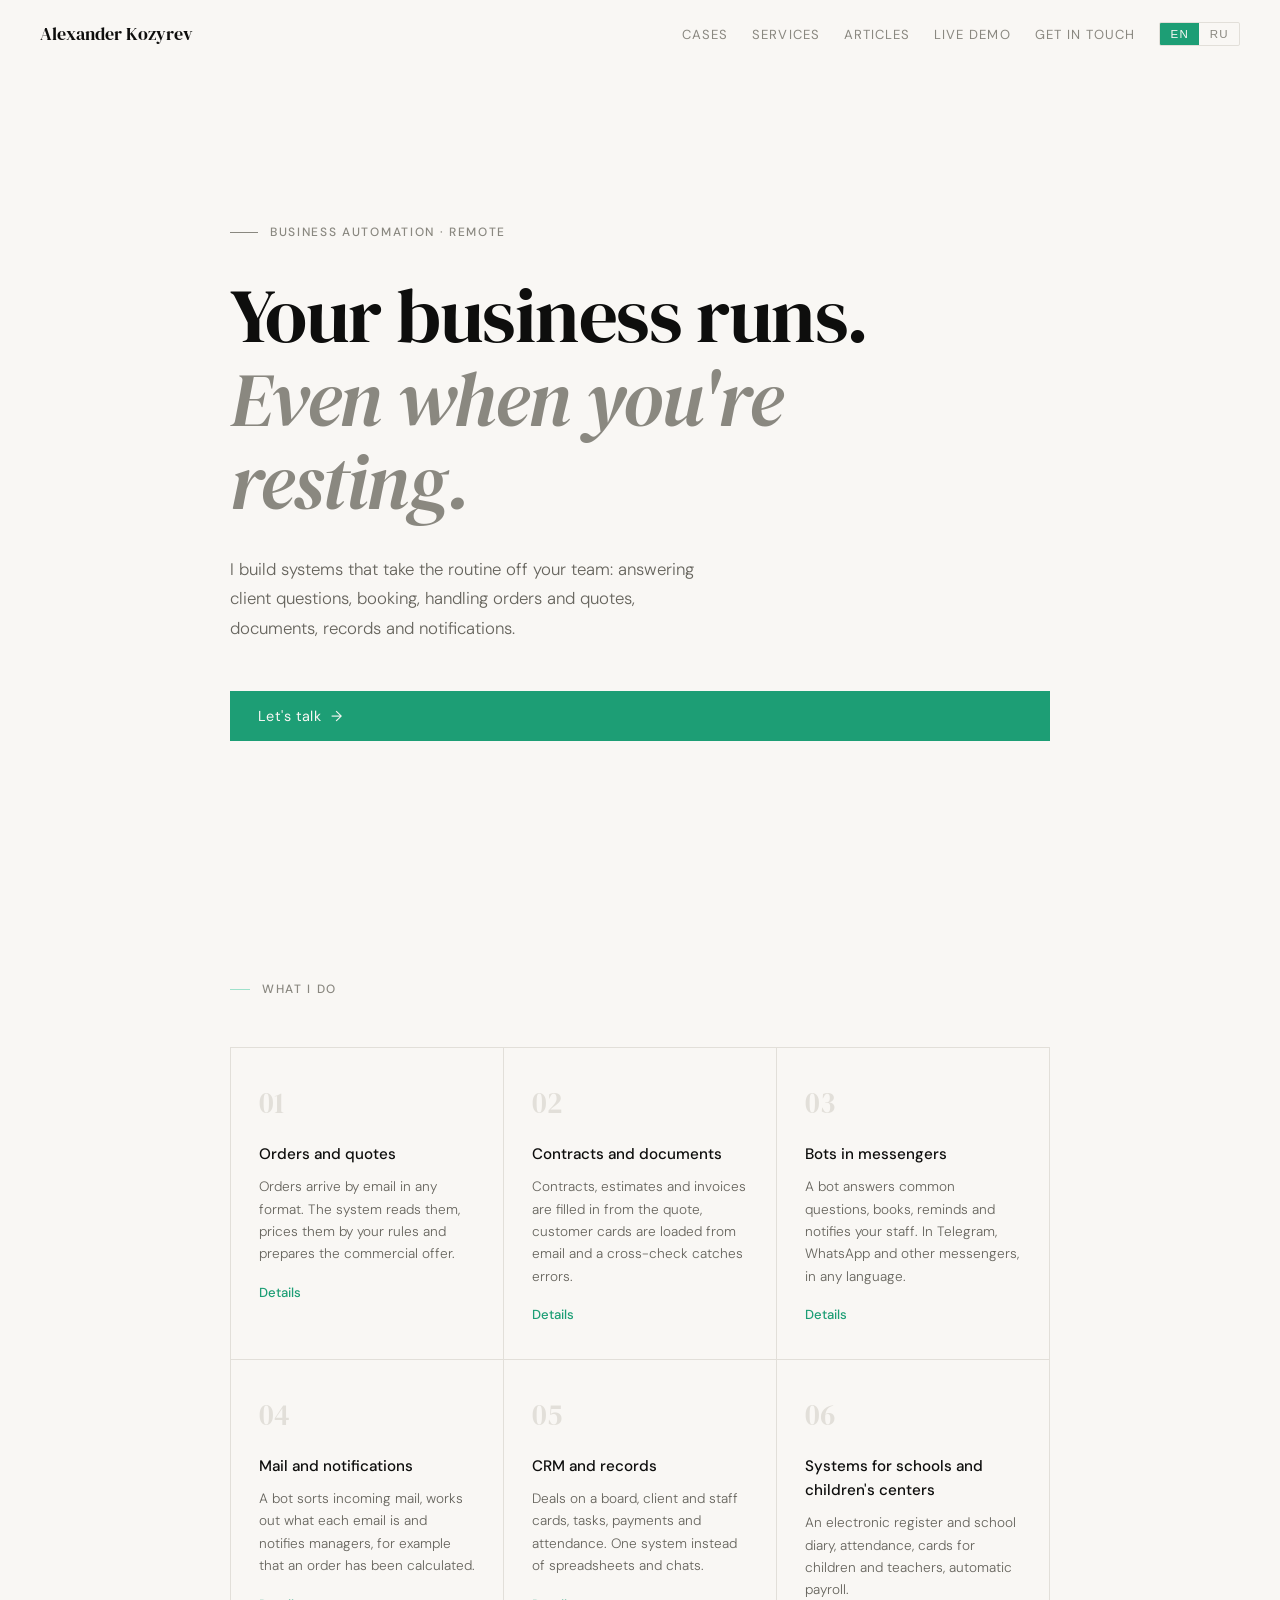
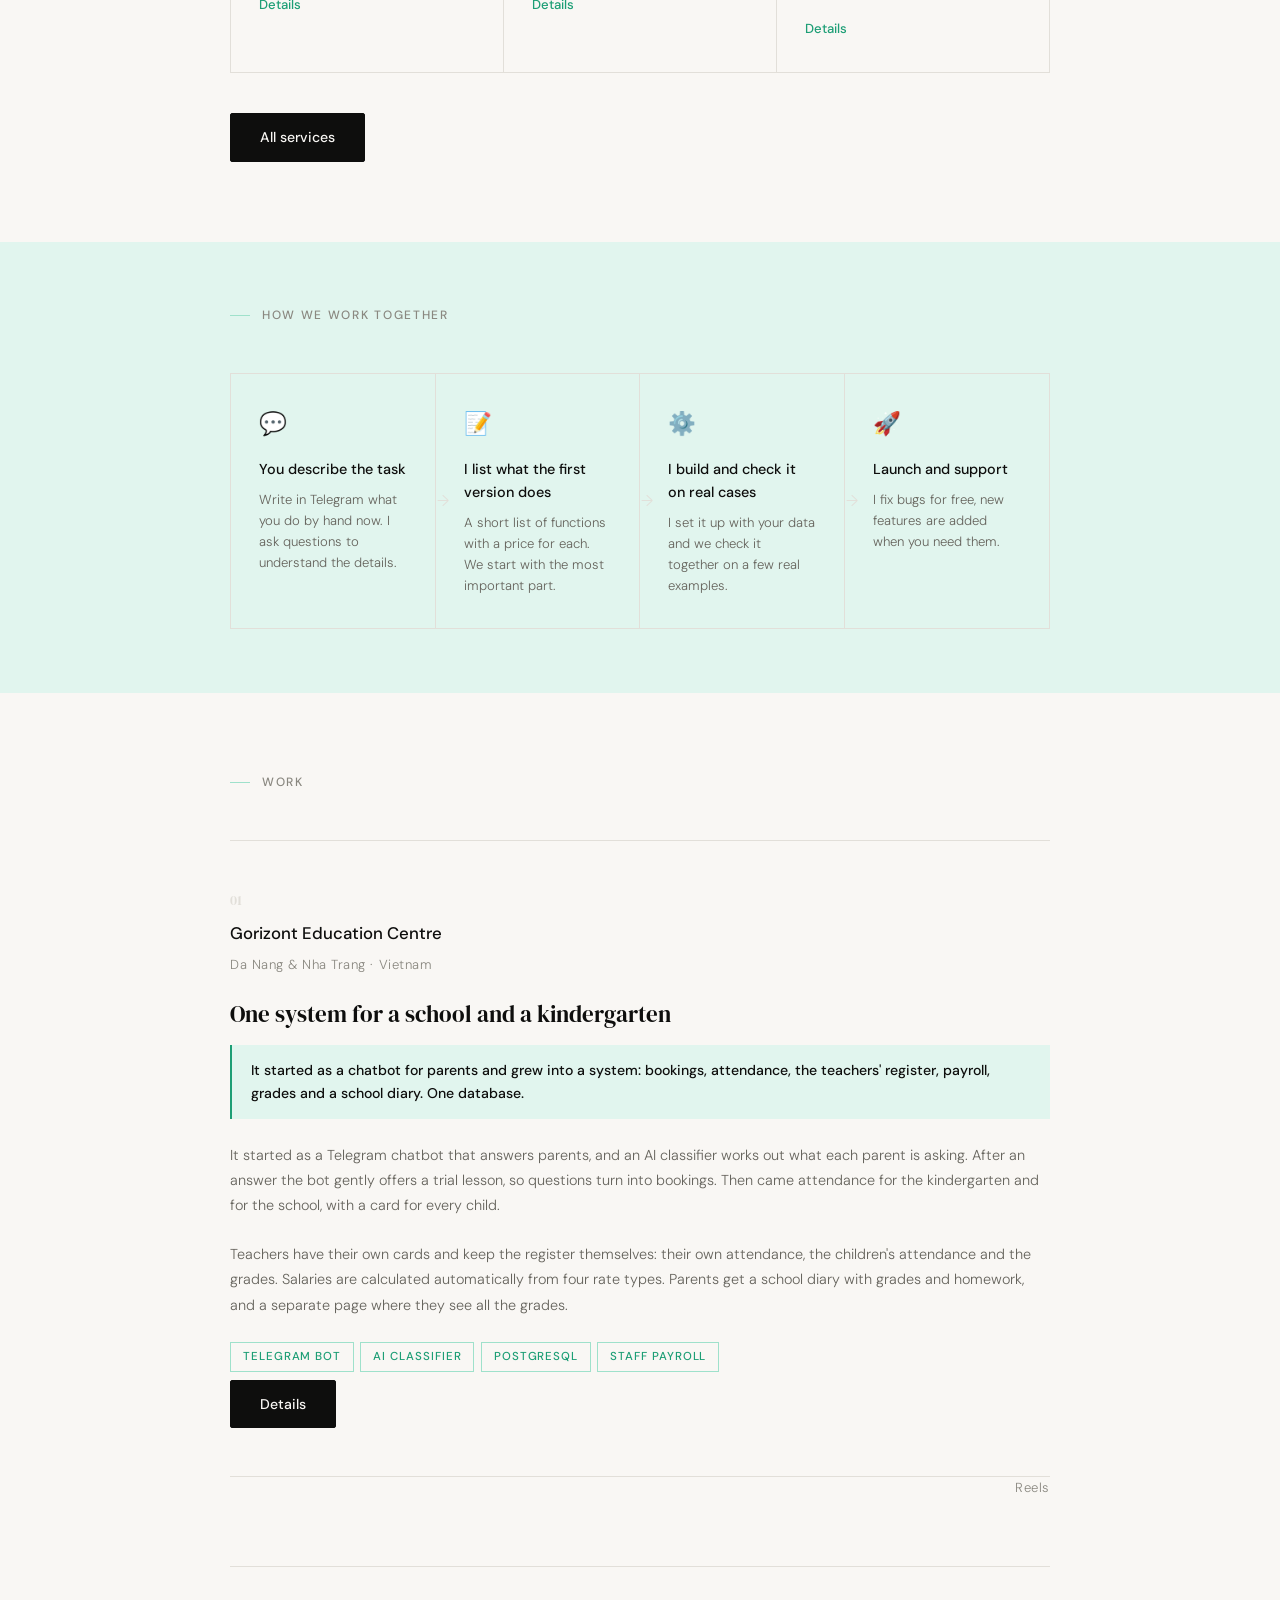
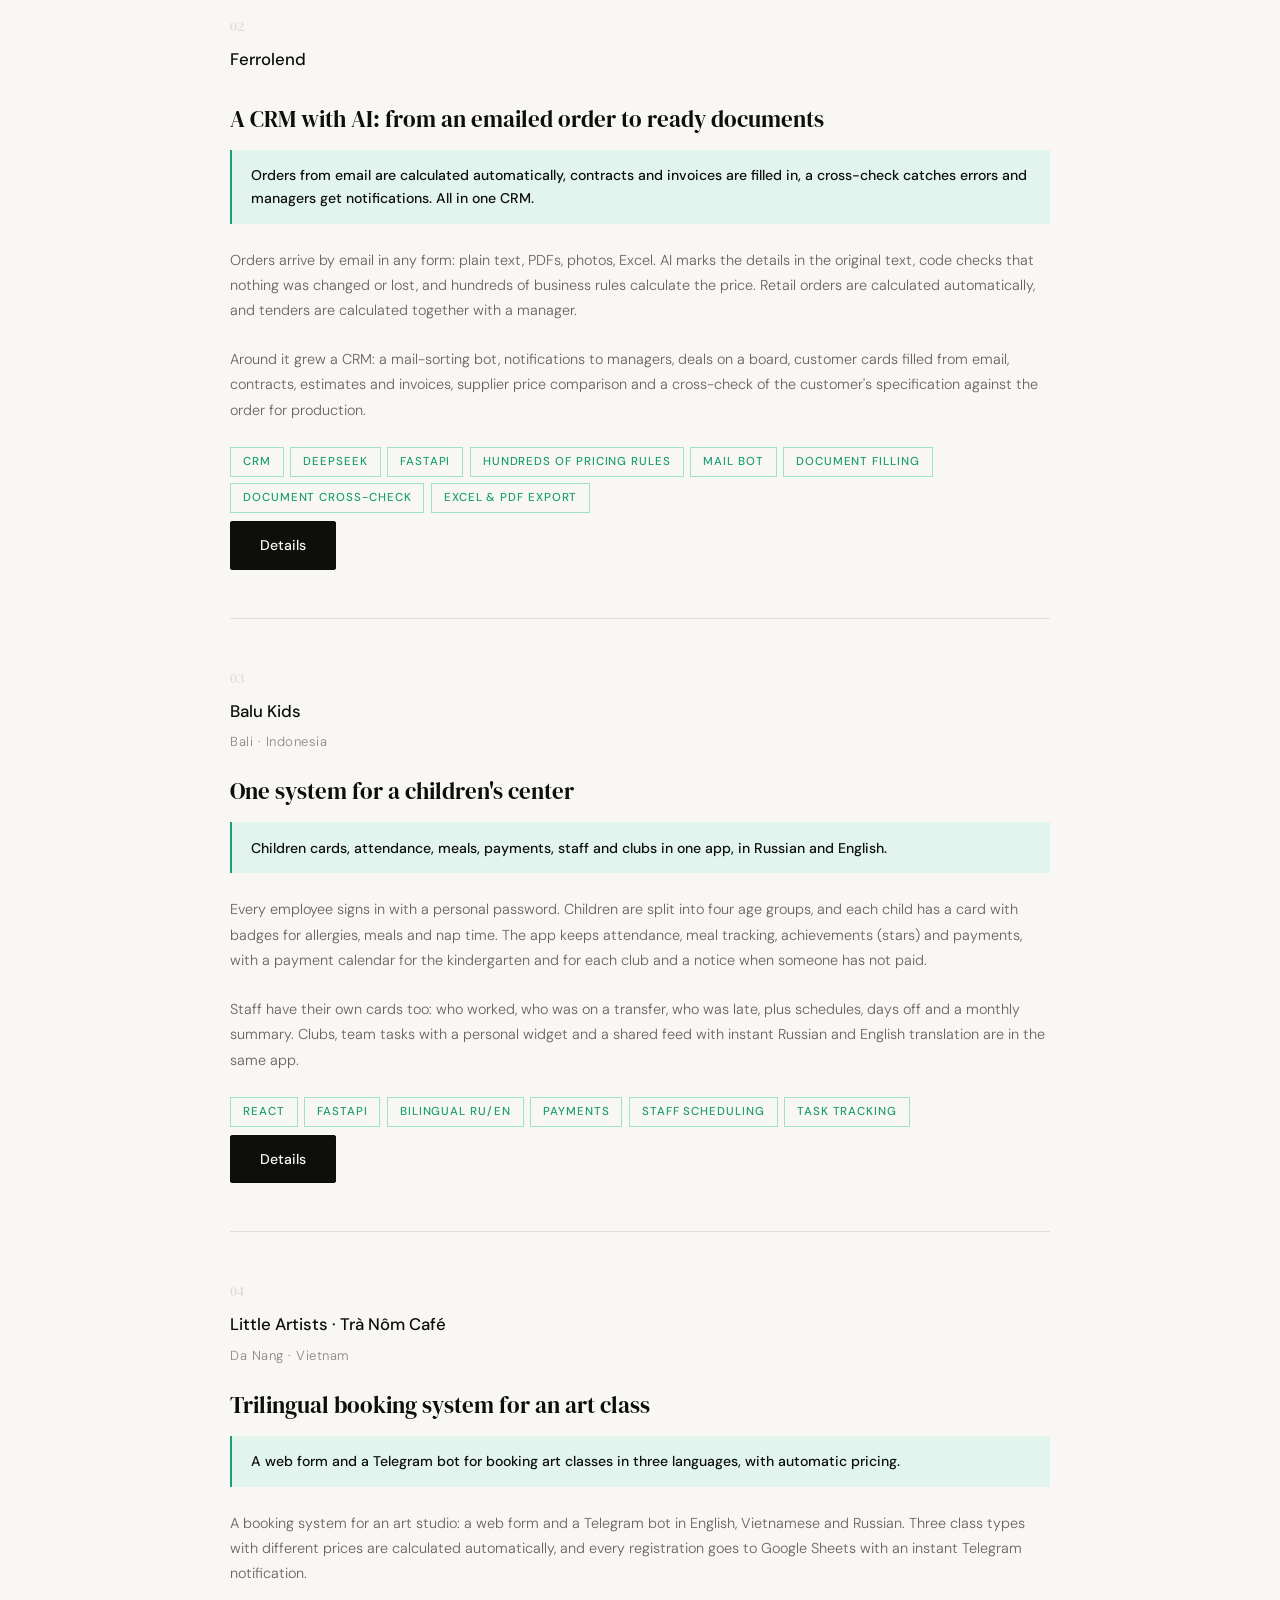
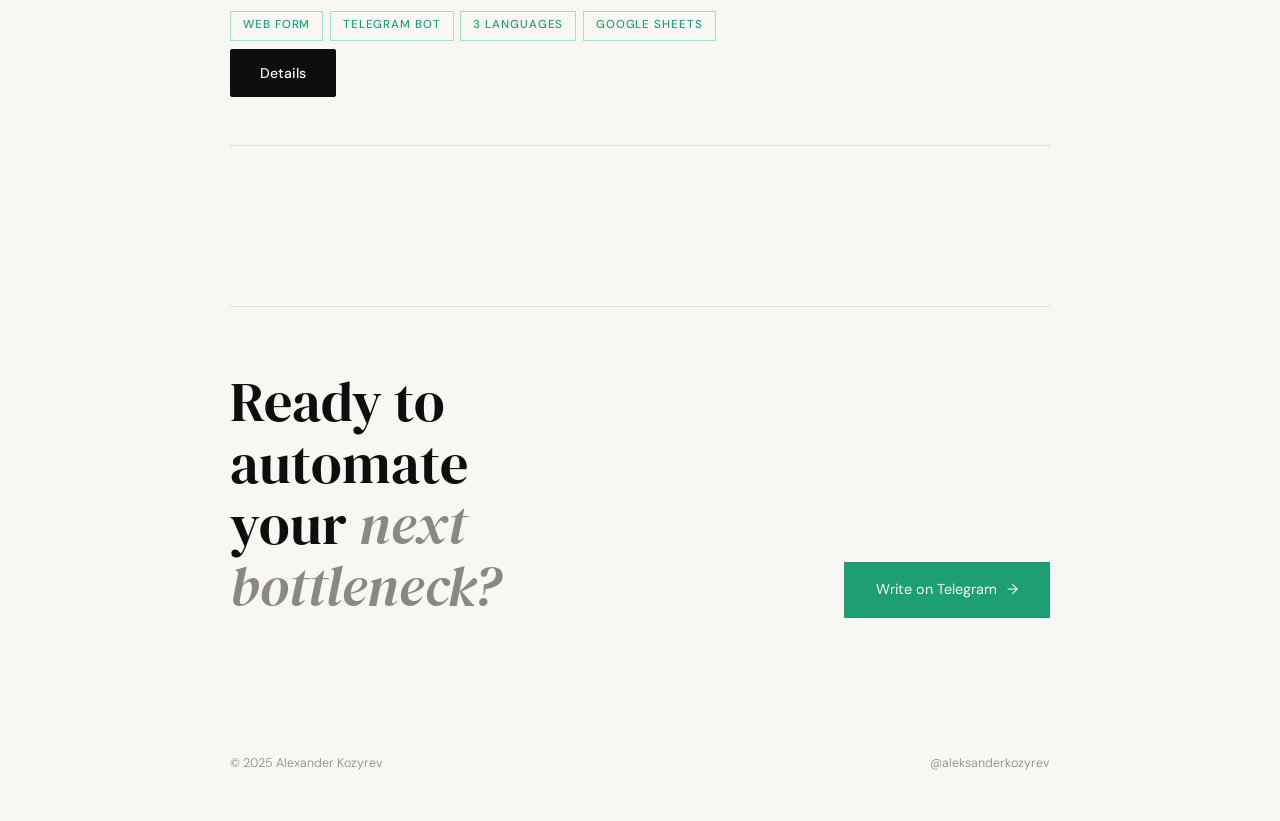
<file: index.html>
<!DOCTYPE html>
<html lang="en">
<head>
<meta charset="UTF-8">
<meta name="viewport" content="width=device-width, initial-scale=1.0">
<title>Alexander Kozyrev — Business Automation</title>
<link rel="preconnect" href="https://fonts.googleapis.com">
<link href="https://fonts.googleapis.com/css2?family=DM+Serif+Display:ital@0;1&family=DM+Sans:wght@300;400;500&display=swap" rel="stylesheet">
<style>
  *, *::before, *::after { box-sizing: border-box; margin: 0; padding: 0; }
  :root {
    --black: #0e0e0d;
    --white: #f9f7f4;
    --gray: #8a8880;
    --border: #e2dfd9;
    --mid: #f3f1ed;
    --accent: #1D9E75;
    --accent-light: #E1F5EE;
    --accent-mid: #9FE1CB;
  }
  html { scroll-behavior: smooth; }
  body {
    font-family: 'DM Sans', sans-serif;
    background: var(--white);
    color: var(--black);
    font-size: 16px;
    line-height: 1.6;
    font-weight: 300;
  }

  /* NAV */
  nav {
    position: fixed; top: 0; left: 0; right: 0; z-index: 100;
    padding: 1.25rem 2.5rem;
    display: flex; justify-content: space-between; align-items: center;
    background: rgba(249,247,244,0.93);
    backdrop-filter: blur(8px);
    border-bottom: 1px solid transparent;
    transition: border-color 0.3s;
  }
  nav.scrolled { border-bottom-color: var(--border); }
  .nav-logo { font-family: 'DM Serif Display', serif; font-size: 1.1rem; }
  .nav-right { display: flex; align-items: center; gap: 1.5rem; }
  .nav-link {
    font-size: 0.82rem; font-weight: 400; letter-spacing: 0.08em;
    text-transform: uppercase; color: var(--gray); text-decoration: none;
    transition: color 0.2s;
  }
  .nav-link:hover { color: var(--accent); }
  .nav-burger { display: none; align-items: center; justify-content: center; width: 40px; height: 36px; background: none; border: 1px solid var(--border); border-radius: 2px; cursor: pointer; color: var(--black); padding: 0; }
  .nav-menu { display: none; position: absolute; top: 100%; left: 0; right: 0; flex-direction: column; background: #f9f7f4; border-bottom: 1px solid var(--border); padding: 0.25rem 1.25rem 0.75rem; box-shadow: 0 8px 16px rgba(0,0,0,0.06); }
  .nav-menu a { padding: 0.9rem 0; font-size: 0.88rem; letter-spacing: 0.08em; text-transform: uppercase; color: var(--gray); text-decoration: none; border-bottom: 1px solid var(--border); }
  .nav-menu a:last-child { border-bottom: none; color: var(--accent); }
  nav.open .nav-menu { display: flex; }
  @media (max-width: 760px) { nav { padding: 1rem 1.25rem; gap: 1rem; } .nav-right { gap: 1rem; } .nav-link { display: none; } .nav-burger { display: inline-flex; } }
  @media (min-width: 761px) { .nav-menu, nav.open .nav-menu { display: none; } }
  .lang-toggle {
    display: flex; gap: 0; border: 1px solid var(--border); overflow: hidden;
    border-radius: 2px;
  }
  .lang-btn {
    font-size: 0.72rem; font-weight: 500; letter-spacing: 0.1em;
    text-transform: uppercase; padding: 0.3rem 0.65rem;
    background: none; border: none; cursor: pointer; color: var(--gray);
    transition: background 0.15s, color 0.15s;
  }
  .lang-btn.active { background: var(--accent); color: var(--white); }

  /* SECTIONS */
  .wrap { max-width: 900px; margin: 0 auto; padding: 0 2.5rem; }

  .hero {
    min-height: 100vh; display: flex; flex-direction: column;
    justify-content: center; padding: 8rem 2.5rem 4rem;
    max-width: 900px; margin: 0 auto;
  }
  .hero-tag {
    font-size: 0.75rem; font-weight: 500; letter-spacing: 0.14em;
    text-transform: uppercase; color: var(--gray);
    margin-bottom: 2rem; display: flex; align-items: center; gap: 0.75rem;
  }
  .hero-tag::before { content:''; display:block; width:28px; height:1px; background:var(--gray); }
  h1 {
    font-family: 'DM Serif Display', serif;
    font-size: clamp(2.8rem, 6vw, 5rem);
    line-height: 1.08; font-weight: 400; letter-spacing: -0.02em;
    margin-bottom: 2rem; max-width: 750px;
  }
  h1 em { font-style: italic; color: var(--gray); }
  .hero-desc { font-size: 1.05rem; color: #66645d; max-width: 480px; line-height: 1.75; margin-bottom: 3rem; }
  .hero-cta {
    display: inline-flex; align-items: center; gap: 0.6rem;
    background: var(--accent); color: var(--white);
    padding: 0.85rem 1.75rem; font-size: 0.9rem; font-weight: 400;
    text-decoration: none; letter-spacing: 0.03em; transition: opacity 0.2s;
  }
  .hero-cta:hover { opacity: 0.85; }
  .arrow { transition: transform 0.2s; }
  .hero-cta:hover .arrow { transform: translateX(4px); }

  section { padding: 5rem 0; }
  .section-label {
    font-size: 0.75rem; font-weight: 500; letter-spacing: 0.14em;
    text-transform: uppercase; color: var(--gray);
    margin-bottom: 3rem; display: flex; align-items: center; gap: 0.75rem;
  }
  .section-label::before { content:''; display:block; width:20px; height:1px; background:var(--accent-mid); }

  /* SERVICES */
  .services {
    display: grid; grid-template-columns: 1fr;
    gap: 1px; background: var(--border); border: 1px solid var(--border);
  }
  @media (min-width: 600px) { .services { grid-template-columns: repeat(2, 1fr); } }
  @media (min-width: 960px) { .services { grid-template-columns: repeat(3, 1fr); } }
  .service-item {
    padding: 2rem 1.75rem; border-right: none;
    background: var(--white); transition: background 0.2s;
  }
  .service-item:hover { background: var(--mid); }
  .service-num { font-family: 'DM Serif Display', serif; font-size: 1.8rem; color: var(--border); display: block; margin-bottom: 1rem; }
  .service-title { font-size: 0.95rem; font-weight: 500; margin-bottom: 0.6rem; }
  .service-desc { font-size: 0.85rem; color: #66645d; line-height: 1.65; }

  /* HOW IT WORKS */
  .how-wrap {
    display: grid; grid-template-columns: repeat(auto-fit, minmax(180px, 1fr));
    gap: 0; border: 1px solid var(--border);
  }
  .how-step {
    padding: 2rem 1.75rem; border-right: 1px solid var(--border); position: relative;
  }
  .how-step:last-child { border-right: none; }
  .how-arrow {
    position: absolute; right: -14px; top: 50%;
    transform: translateY(-50%);
    font-size: 1rem; color: var(--border); z-index: 2;
    display: none;
  }
  @media (min-width: 600px) { .how-arrow { display: block; } }
  .how-step:last-child .how-arrow { display: none; }
  .how-icon { font-size: 1.4rem; margin-bottom: 1rem; display: block; }
  .how-title { font-size: 0.9rem; font-weight: 500; margin-bottom: 0.5rem; }
  .how-desc { font-size: 0.82rem; color: #66645d; line-height: 1.6; }

  @media (max-width: 599px) {
    .service-item { padding: 1.4rem 1.25rem; }
    .how-step { padding: 1.4rem 1.25rem; border-right: none; border-bottom: 1px solid var(--border); }
    .how-step:last-child { border-bottom: none; }
    .service-num { margin-bottom: 0.4rem; }
    .how-icon { margin-bottom: 0.5rem; }
    section { padding: 3rem 0; }
  }

  /* CASES */
  .cases { border-top: 1px solid var(--border); }
  .case-item {
    padding: 3rem 0; border-bottom: 1px solid var(--border);
    display: grid; grid-template-columns: 1fr;
    gap: 1.5rem; align-items: start;
  }
  @media (max-width: 640px) { .case-item { grid-template-columns: 1fr; gap: 1.5rem; } }
  .case-index { font-family: 'DM Serif Display', serif; font-size: 0.9rem; color: var(--border); display: block; margin-bottom: 0.5rem; }
  .case-client { font-size: 1.05rem; font-weight: 500; margin-bottom: 0.4rem; }
  .case-location { font-size: 0.82rem; color: var(--gray); letter-spacing: 0.04em; }
  .case-title { font-family: 'DM Serif Display', serif; font-size: 1.45rem; font-weight: 400; line-height: 1.3; margin-bottom: 1rem; }
  .case-desc { font-size: 0.9rem; color: #66645d; line-height: 1.75; margin-bottom: 1.5rem; }
  .result-line {
    font-size: 0.88rem; font-weight: 500; color: var(--black);
    padding: 0.9rem 1.2rem; border-left: 2px solid var(--accent);
    margin-bottom: 1.5rem; background: var(--accent-light);
  }
  .case-more { display:inline-block; margin-top:1rem; font-size:.88rem; color:var(--accent); text-decoration:none; font-weight:500; }
  .case-more:hover { text-decoration:underline; }
  .case-btn { display:inline-block; margin-top:.5rem; padding:.75rem 1.8rem; border:1px solid var(--black); background:var(--black); color:var(--white); text-decoration:none; font-size:.88rem; font-weight:500; border-radius:2px; transition:background .2s,border-color .2s; }
  .case-btn:hover { background:var(--accent); border-color:var(--accent); }
  a.service-item { display:block; color:inherit; text-decoration:none; }
  .service-more { display:inline-block; margin-top:1rem; font-size:.82rem; font-weight:500; color:var(--accent); }
  a.service-item:hover .service-more { text-decoration:underline; }
  .case-tags { display: flex; flex-wrap: wrap; gap: 0.4rem; }
  .tag {
    font-size: 0.72rem; font-weight: 500; letter-spacing: 0.08em;
    text-transform: uppercase; padding: 0.3rem 0.75rem;
    border: 1px solid var(--accent-mid); color: var(--accent);
  }

  /* CONTACT */
  .contact-wrap {
    display: flex; justify-content: space-between; align-items: flex-end;
    gap: 2rem; padding: 4rem 0 2rem; border-top: 1px solid var(--border);
  }
  @media (max-width: 640px) { .contact-wrap { flex-direction: column; align-items: flex-start; } }
  .contact-heading { font-family: 'DM Serif Display', serif; font-size: clamp(2rem, 5vw, 3.5rem); line-height: 1.1; font-weight: 400; max-width: 420px; }
  .contact-heading em { font-style: italic; color: var(--gray); }
  .contact-btn {
    display: inline-flex; align-items: center; gap: 0.6rem;
    background: var(--accent); color: var(--white);
    padding: 1rem 2rem; font-size: 0.9rem; font-weight: 400;
    text-decoration: none; white-space: nowrap; transition: opacity 0.2s;
  }
  .contact-btn:hover { opacity: 0.85; }

  footer {
    max-width: 900px; margin: 0 auto; padding: 1.5rem 2.5rem 3rem;
    display: flex; justify-content: space-between; align-items: center;
    font-size: 0.78rem; color: var(--gray);
  }

  .fade-up { opacity: 0; transform: translateY(24px); transition: opacity 0.6s ease, transform 0.6s ease; }
  .fade-up.visible { opacity: 1; transform: translateY(0); }

  [data-en], [data-ru] { transition: opacity 0.2s; }
</style>
</head>
<body>

<nav id="nav">
  <span class="nav-logo">Alexander Kozyrev</span>
  <div class="nav-right">
    <a href="cases/" class="nav-link" data-en="Cases" data-ru="Кейсы">Cases</a>
    <a href="services/" class="nav-link" data-en="Services" data-ru="Услуги">Services</a>
    <a href="articles/" class="nav-link" data-en="Articles" data-ru="Статьи">Articles</a>
    <a href="demo.html" class="nav-link" data-en="Live demo" data-ru="Демо">Live demo</a>
    <a href="#contact" class="nav-link keep" data-en="Get in touch" data-ru="Написать">Get in touch</a>
    <div class="lang-toggle">
      <button class="lang-btn active" onclick="setLang('en')">EN</button>
      <button class="lang-btn" onclick="setLang('ru')">RU</button>
    </div>
    <button class="nav-burger" id="burger" aria-label="Menu" aria-expanded="false"><svg width="18" height="14" viewBox="0 0 18 14" fill="none" stroke="currentColor" stroke-width="1.6" stroke-linecap="round"><path d="M1 1h16M1 7h16M1 13h16"/></svg></button>
  </div>
  <div class="nav-menu">
    <a href="cases/" data-en="Cases" data-ru="Кейсы">Cases</a>
    <a href="services/" data-en="Services" data-ru="Услуги">Services</a>
    <a href="articles/" data-en="Articles" data-ru="Статьи">Articles</a>
    <a href="demo.html" data-en="Live demo" data-ru="Демо">Live demo</a>
    <a href="#contact" data-en="Get in touch" data-ru="Написать">Get in touch</a>
  </div>
</nav>

<div class="hero">
  <p class="hero-tag fade-up" data-en="Business Automation · Remote" data-ru="Автоматизация бизнеса · Удалённо">Business Automation · Remote</p>
  <h1 class="fade-up">
    <span data-en>Your business runs.<br><em>Even when you're resting.</em></span>
    <span data-ru style="display:none">Ваш бизнес работает.<br><em>Даже когда вы отдыхаете.</em></span>
  </h1>
  <p class="hero-desc fade-up">
    <span data-en>I build systems that take the routine off your team: answering client questions, booking, handling orders and quotes, documents, records and notifications.</span>
    <span data-ru style="display:none">Строю системы, которые снимают с команды рутину: общение с клиентами и ответы на частые вопросы, запись, разбор заявок и расчёты, документы, учёт и уведомления.</span>
  </p>
  <a href="https://t.me/aleksanderkozyrev" target="_blank" class="hero-cta fade-up">
    <span data-en>Let's talk</span><span data-ru style="display:none">Написать в Telegram</span> <span class="arrow">→</span>
  </a>
</div>

<section>
  <div class="wrap">
    <p class="section-label" data-en="What I do" data-ru="Что делаю">What I do</p>
    <div class="services">
      <a class="service-item fade-up" href="services/order-automation/">
        <span class="service-num">01</span>
        <p class="service-title" data-en="Orders and quotes" data-ru="Заявки и расчёты">Orders and quotes</p>
        <p class="service-desc">
          <span data-en>Orders arrive by email in any format. The system reads them, prices them by your rules and prepares the commercial offer.</span>
          <span data-ru style="display:none">Заявки приходят на почту в любом формате. Система разбирает их, считает цену по вашим правилам и готовит коммерческое предложение.</span>
        </p>
        <span class="service-more"><span data-en>Details</span><span data-ru style="display:none">Подробнее</span></span>
      </a>
      <a class="service-item fade-up" href="services/order-automation/">
        <span class="service-num">02</span>
        <p class="service-title" data-en="Contracts and documents" data-ru="Договоры и документы">Contracts and documents</p>
        <p class="service-desc">
          <span data-en>Contracts, estimates and invoices are filled in from the quote, customer cards are loaded from email and a cross-check catches errors.</span>
          <span data-ru style="display:none">Договоры, сметы и счета заполняются из расчёта, карточки заказчиков загружаются из почты, а сверка находит ошибки.</span>
        </p>
        <span class="service-more"><span data-en>Details</span><span data-ru style="display:none">Подробнее</span></span>
      </a>
      <a class="service-item fade-up" href="services/telegram-bots/">
        <span class="service-num">03</span>
        <p class="service-title" data-en="Bots in messengers" data-ru="Боты в мессенджерах">Bots in messengers</p>
        <p class="service-desc">
          <span data-en>A bot answers common questions, books, reminds and notifies your staff. In Telegram, WhatsApp and other messengers, in any language.</span>
          <span data-ru style="display:none">Бот отвечает на частые вопросы, записывает, напоминает и уведомляет сотрудников. В Telegram, Max и других мессенджерах, на любом языке.</span>
        </p>
        <span class="service-more"><span data-en>Details</span><span data-ru style="display:none">Подробнее</span></span>
      </a>
      <a class="service-item fade-up" href="services/order-automation/">
        <span class="service-num">04</span>
        <p class="service-title" data-en="Mail and notifications" data-ru="Почта и уведомления">Mail and notifications</p>
        <p class="service-desc">
          <span data-en>A bot sorts incoming mail, works out what each email is and notifies managers, for example that an order has been calculated.</span>
          <span data-ru style="display:none">Бот разбирает входящую почту, определяет, что это за письмо, и присылает менеджерам уведомления, например о том, что заявка посчитана.</span>
        </p>
        <span class="service-more"><span data-en>Details</span><span data-ru style="display:none">Подробнее</span></span>
      </a>
      <a class="service-item fade-up" href="services/internal-systems/">
        <span class="service-num">05</span>
        <p class="service-title" data-en="CRM and records" data-ru="CRM и учёт">CRM and records</p>
        <p class="service-desc">
          <span data-en>Deals on a board, client and staff cards, tasks, payments and attendance. One system instead of spreadsheets and chats.</span>
          <span data-ru style="display:none">Сделки на доске, карточки клиентов и сотрудников, задачи, оплаты и посещаемость. Одна система вместо таблиц и чатов.</span>
        </p>
        <span class="service-more"><span data-en>Details</span><span data-ru style="display:none">Подробнее</span></span>
      </a>
      <a class="service-item fade-up" href="services/internal-systems/">
        <span class="service-num">06</span>
        <p class="service-title" data-en="Systems for schools and children's centers" data-ru="Системы для школ и детских центров">Systems for schools and children's centers</p>
        <p class="service-desc">
          <span data-en>An electronic register and school diary, attendance, cards for children and teachers, automatic payroll.</span>
          <span data-ru style="display:none">Электронный журнал и дневник, посещаемость, карточки детей и учителей, автоматический расчёт зарплаты.</span>
        </p>
        <span class="service-more"><span data-en>Details</span><span data-ru style="display:none">Подробнее</span></span>
      </a>
    </div>
    <p style="margin-top:2rem"><a class="case-btn" href="services/"><span data-en>All services</span><span data-ru style="display:none">Все услуги</span></a></p>
  </div>
</section>

<section style="background: var(--accent-light); padding: 4rem 0;">
  <div class="wrap">
    <p class="section-label" data-en="How we work together" data-ru="Как мы работаем">How we work together</p>
    <div class="how-wrap">
      <div class="how-step fade-up">
        <span class="how-arrow">→</span>
        <span class="how-icon">💬</span>
        <p class="how-title" data-en="You describe the task" data-ru="Вы описываете задачу">You describe the task</p>
        <p class="how-desc">
          <span data-en>Write in Telegram what you do by hand now. I ask questions to understand the details.</span>
          <span data-ru style="display:none">Пишете в Telegram, что делаете вручную сейчас. Я задаю вопросы, чтобы понять детали.</span>
        </p>
      </div>
      <div class="how-step fade-up">
        <span class="how-arrow">→</span>
        <span class="how-icon">📝</span>
        <p class="how-title" data-en="I list what the first version does" data-ru="Я описываю первую версию">I list what the first version does</p>
        <p class="how-desc">
          <span data-en>A short list of functions with a price for each. We start with the most important part.</span>
          <span data-ru style="display:none">Короткий список функций с ценой за каждую. Начинаем с самого важного.</span>
        </p>
      </div>
      <div class="how-step fade-up">
        <span class="how-arrow">→</span>
        <span class="how-icon">⚙️</span>
        <p class="how-title" data-en="I build and check it on real cases" data-ru="Делаю и проверяю на реальных случаях">I build and check it on real cases</p>
        <p class="how-desc">
          <span data-en>I set it up with your data and we check it together on a few real examples.</span>
          <span data-ru style="display:none">Настраиваю под ваши данные, и мы вместе проверяем на нескольких реальных примерах.</span>
        </p>
      </div>
      <div class="how-step fade-up">
        <span class="how-icon">🚀</span>
        <p class="how-title" data-en="Launch and support" data-ru="Запуск и поддержка">Launch and support</p>
        <p class="how-desc">
          <span data-en>I fix bugs for free, new features are added when you need them.</span>
          <span data-ru style="display:none">Ошибки исправляю бесплатно, новые функции добавляем по мере необходимости.</span>
        </p>
      </div>
    </div>
  </div>
</section>

<section>
  <div class="wrap">
    <p class="section-label" data-en="Work" data-ru="Проекты">Work</p>
    <div class="cases">

      <div class="case-item fade-up">
        <div>
          <span class="case-index">01</span>
          <p class="case-client">Gorizont Education Centre</p>
          <p class="case-location"><span data-en>Da Nang & Nha Trang · Vietnam</span><span data-ru style="display:none">Дананг и Нячанг · Вьетнам</span></p>
        </div>
        <div>
          <h2 class="case-title">
            <span data-en>One system for a school and a kindergarten</span>
            <span data-ru style="display:none">Одна система для школы и детского сада</span>
          </h2>
          <div class="result-line">
            <span data-en>It started as a chatbot for parents and grew into a system: bookings, attendance, the teachers' register, payroll, grades and a school diary. One database.</span>
            <span data-ru style="display:none">Началось с чат-бота для родителей и выросло в систему: запись, посещаемость, журнал учителей, зарплата, оценки и школьный дневник. Одна база данных.</span>
          </div>
          <p class="case-desc">
            <span data-en>It started as a Telegram chatbot that answers parents, and an AI classifier works out what each parent is asking. After an answer the bot gently offers a trial lesson, so questions turn into bookings. Then came attendance for the kindergarten and for the school, with a card for every child.</span>
            <span data-ru style="display:none">Всё началось с Telegram-бота, который отвечает родителям: классификатор на основе ИИ определяет, о чём спрашивает родитель. После ответа бот мягко предлагает записаться на пробное занятие, так вопросы превращаются в записи. Потом появилась посещаемость детского сада и школы с карточкой на каждого ребёнка.</span>
          </p>
          <p class="case-desc">
            <span data-en>Teachers have their own cards and keep the register themselves: their own attendance, the children's attendance and the grades. Salaries are calculated automatically from four rate types. Parents get a school diary with grades and homework, and a separate page where they see all the grades.</span>
            <span data-ru style="display:none">У учителей свои карточки, и они сами ведут журнал: свою посещаемость, посещаемость детей и оценки. Зарплата считается автоматически по четырём типам ставок. Родители получают школьный дневник с оценками и домашними заданиями и отдельную страницу, где видны все оценки.</span>
          </p>
          <div class="case-tags">
            <span class="tag"><span data-en>Telegram bot</span><span data-ru style="display:none">Telegram-бот</span></span>
            <span class="tag"><span data-en>AI classifier</span><span data-ru style="display:none">ИИ-классификатор</span></span>
            <span class="tag"><span data-en>PostgreSQL</span><span data-ru style="display:none">PostgreSQL</span></span>
            <span class="tag"><span data-en>Staff payroll</span><span data-ru style="display:none">Зарплата персонала</span></span>
          </div>
          <a class="case-btn" href="cases/gorizont/"><span data-en>Details</span><span data-ru style="display:none">Подробнее</span></a>
        </div>
      </div>

      <div class="case-videos" style="padding:0 0 3rem;border-bottom:1px solid var(--border);">
        <p class="case-location" style="margin-bottom:1.25rem;text-align:right;"><span data-en>Reels</span><span data-ru style="display:none">Видео</span></p>
        <div style="display:flex;flex-wrap:wrap;gap:1.5rem;justify-content:flex-end;">
          <div style="flex:0 0 326px;max-width:100%;">
            <blockquote class="instagram-media" data-instgrm-permalink="https://www.instagram.com/reel/DfjasCOoeQQ/" data-instgrm-version="14" style="margin:0;max-width:326px;min-width:280px;width:100%;"></blockquote>
          </div>
          <div style="flex:0 0 326px;max-width:100%;">
            <blockquote class="instagram-media" data-instgrm-permalink="https://www.instagram.com/reel/DeLvpt_ASKb/" data-instgrm-version="14" style="margin:0;max-width:326px;min-width:280px;width:100%;"></blockquote>
          </div>
        </div>
      </div>

      <div class="case-item fade-up">
        <div>
          <span class="case-index">02</span>
          <p class="case-client">Ferrolend</p>
          <p class="case-location"><span data-en></span><span data-ru style="display:none">Россия</span></p>
        </div>
        <div>
          <h2 class="case-title">
            <span data-en>A CRM with AI: from an emailed order to ready documents</span>
            <span data-ru style="display:none">CRM с ИИ: от заявки на почте до готовых документов</span>
          </h2>
          <div class="result-line">
            <span data-en>Orders from email are calculated automatically, contracts and invoices are filled in, a cross-check catches errors and managers get notifications. All in one CRM.</span>
            <span data-ru style="display:none">Заявки с почты считаются автоматически, договоры и счета заполняются сами, сверка находит ошибки, а менеджеры получают уведомления. Всё в одной CRM.</span>
          </div>
          <p class="case-desc">
            <span data-en>Orders arrive by email in any form: plain text, PDFs, photos, Excel. AI marks the details in the original text, code checks that nothing was changed or lost, and hundreds of business rules calculate the price. Retail orders are calculated automatically, and tenders are calculated together with a manager.</span>
            <span data-ru style="display:none">Заявки приходят на почту в любом виде: текст, PDF, фото, Excel. ИИ размечает детали в исходном тексте, код проверяет, что ничего не изменено и не потеряно, а цену считают сотни бизнес-правил. Розничные заявки считаются автоматически, а тендеры считаются вместе с менеджером.</span>
          </p>
          <p class="case-desc">
            <span data-en>Around it grew a CRM: a mail-sorting bot, notifications to managers, deals on a board, customer cards filled from email, contracts, estimates and invoices, supplier price comparison and a cross-check of the customer's specification against the order for production.</span>
            <span data-ru style="display:none">Вокруг этого выросла CRM: бот-сортировщик почты, уведомления менеджерам, сделки на доске, карточки заказчиков из почты, договоры, сметы и счета, сравнение цен поставщиков и сверка спецификации заказчика с заказом на производство.</span>
          </p>
          <div class="case-tags">
            <span class="tag"><span data-en>CRM</span><span data-ru style="display:none">CRM</span></span>
            <span class="tag"><span data-en>DeepSeek</span><span data-ru style="display:none">DeepSeek</span></span>
            <span class="tag"><span data-en>FastAPI</span><span data-ru style="display:none">FastAPI</span></span>
            <span class="tag"><span data-en>Hundreds of pricing rules</span><span data-ru style="display:none">Сотни правил цены</span></span>
            <span class="tag"><span data-en>Mail bot</span><span data-ru style="display:none">Почтовый бот</span></span>
            <span class="tag"><span data-en>Document filling</span><span data-ru style="display:none">Заполнение документов</span></span>
            <span class="tag"><span data-en>Document cross-check</span><span data-ru style="display:none">Сверка документов</span></span>
            <span class="tag"><span data-en>Excel & PDF export</span><span data-ru style="display:none">Выгрузка в Excel и PDF</span></span>
          </div>
          <a class="case-btn" href="cases/ferrolend/"><span data-en>Details</span><span data-ru style="display:none">Подробнее</span></a>
        </div>
      </div>

      <div class="case-item fade-up">
        <div>
          <span class="case-index">03</span>
          <p class="case-client">Balu Kids</p>
          <p class="case-location"><span data-en>Bali · Indonesia</span><span data-ru style="display:none">Бали · Индонезия</span></p>
        </div>
        <div>
          <h2 class="case-title">
            <span data-en>One system for a children's center</span>
            <span data-ru style="display:none">Одна система для детского центра</span>
          </h2>
          <div class="result-line">
            <span data-en>Children cards, attendance, meals, payments, staff and clubs in one app, in Russian and English.</span>
            <span data-ru style="display:none">Карточки детей, посещаемость, питание, оплаты, персонал и кружки в одном приложении, на русском и английском.</span>
          </div>
          <p class="case-desc">
            <span data-en>Every employee signs in with a personal password. Children are split into four age groups, and each child has a card with badges for allergies, meals and nap time. The app keeps attendance, meal tracking, achievements (stars) and payments, with a payment calendar for the kindergarten and for each club and a notice when someone has not paid.</span>
            <span data-ru style="display:none">Каждый сотрудник входит под личным паролем. Дети разделены на четыре возрастные группы, у каждого ребёнка карточка с бейджами: аллергии, питание, тихий час. Приложение ведёт посещаемость, учёт питания, достижения (звёздочки) и оплаты: календарь оплат для сада и каждого кружка и уведомление, если кто-то не оплатил.</span>
          </p>
          <p class="case-desc">
            <span data-en>Staff have their own cards too: who worked, who was on a transfer, who was late, plus schedules, days off and a monthly summary. Clubs, team tasks with a personal widget and a shared feed with instant Russian and English translation are in the same app.</span>
            <span data-ru style="display:none">У персонала тоже свои карточки: кто работал, кто был на трансфере, кто опоздал, а также график, отгулы и месячная сводка. Кружки, задачи для команды с личным виджетом и общая лента с мгновенным переводом между русским и английским живут в том же приложении.</span>
          </p>
          <div class="case-tags">
            <span class="tag"><span data-en>React</span><span data-ru style="display:none">React</span></span>
            <span class="tag"><span data-en>FastAPI</span><span data-ru style="display:none">FastAPI</span></span>
            <span class="tag"><span data-en>Bilingual RU/EN</span><span data-ru style="display:none">Двуязычное RU/EN</span></span>
            <span class="tag"><span data-en>Payments</span><span data-ru style="display:none">Оплаты</span></span>
            <span class="tag"><span data-en>Staff scheduling</span><span data-ru style="display:none">График персонала</span></span>
            <span class="tag"><span data-en>Task tracking</span><span data-ru style="display:none">Задачи</span></span>
          </div>
          <a class="case-btn" href="cases/balu-kids/"><span data-en>Details</span><span data-ru style="display:none">Подробнее</span></a>
        </div>
      </div>

      <div class="case-item fade-up">
        <div>
          <span class="case-index">04</span>
          <p class="case-client">Little Artists · Trà Nôm Café</p>
          <p class="case-location"><span data-en>Da Nang · Vietnam</span><span data-ru style="display:none">Дананг · Вьетнам</span></p>
        </div>
        <div>
          <h2 class="case-title">
            <span data-en>Trilingual booking system for an art class</span>
            <span data-ru style="display:none">Трёхъязычная система записи для арт-студии</span>
          </h2>
          <div class="result-line">
            <span data-en>A web form and a Telegram bot for booking art classes in three languages, with automatic pricing.</span>
            <span data-ru style="display:none">Веб-форма и Telegram-бот для записи на занятия на трёх языках, с автоматическим расчётом цены.</span>
          </div>
          <p class="case-desc">
            <span data-en>A booking system for an art studio: a web form and a Telegram bot in English, Vietnamese and Russian. Three class types with different prices are calculated automatically, and every registration goes to Google Sheets with an instant Telegram notification.</span>
            <span data-ru style="display:none">Система записи для арт-студии: веб-форма и Telegram-бот на английском, вьетнамском и русском. Цена трёх типов занятий считается автоматически, а каждая запись попадает в Google Sheets с мгновенным уведомлением в Telegram.</span>
          </p>
          <div class="case-tags">
            <span class="tag"><span data-en>Web form</span><span data-ru style="display:none">Веб-форма</span></span>
            <span class="tag"><span data-en>Telegram bot</span><span data-ru style="display:none">Telegram-бот</span></span>
            <span class="tag"><span data-en>3 languages</span><span data-ru style="display:none">3 языка</span></span>
            <span class="tag"><span data-en>Google Sheets</span><span data-ru style="display:none">Google Sheets</span></span>
          </div>
          <a class="case-btn" href="cases/little-artists/"><span data-en>Details</span><span data-ru style="display:none">Подробнее</span></a>
        </div>
      </div>

    </div>
  </div>
</section>

<section id="contact">
  <div class="wrap">
    <div class="contact-wrap fade-up">
      <h2 class="contact-heading">
        <span data-en>Ready to automate<br>your <em>next bottleneck?</em></span>
        <span data-ru style="display:none">Готовы убрать<br><em>ручную рутину?</em></span>
      </h2>
      <a href="https://t.me/aleksanderkozyrev" target="_blank" class="contact-btn">
        <span data-en>Write on Telegram</span><span data-ru style="display:none">Написать в Telegram</span> →
      </a>
    </div>
  </div>
</section>

<footer>
  <span>© 2025 Alexander Kozyrev</span>
  <a href="https://t.me/aleksanderkozyrev" style="color:var(--gray);text-decoration:none;" target="_blank">@aleksanderkozyrev</a>
</footer>

<script>
  const nav = document.getElementById('nav');
  window.addEventListener('scroll', () => { nav.classList.toggle('scrolled', window.scrollY > 40); });
  const burger = document.getElementById('burger');
  burger.addEventListener('click', (e) => { e.stopPropagation(); const o = nav.classList.toggle('open'); burger.setAttribute('aria-expanded', o ? 'true' : 'false'); });
  document.addEventListener('click', (e) => { if (!nav.contains(e.target)) nav.classList.remove('open'); });
  nav.querySelectorAll('.nav-menu a').forEach(a => a.addEventListener('click', () => nav.classList.remove('open')));

  const observer = new IntersectionObserver((entries) => {
    entries.forEach((e, i) => {
      if (e.isIntersecting) { setTimeout(() => e.target.classList.add('visible'), i * 80); observer.unobserve(e.target); }
    });
  }, { threshold: 0.1 });
  document.querySelectorAll('.fade-up').forEach(el => observer.observe(el));

  function setLang(lang) {
    document.querySelectorAll('.lang-btn').forEach(b => b.classList.remove('active'));
    document.querySelector(`.lang-btn[onclick="setLang('${lang}')"]`).classList.add('active');

    document.querySelectorAll('[data-en]').forEach(el => {
      if (el.tagName === 'SPAN' && el.parentElement.querySelectorAll('[data-en],[data-ru]').length > 0) {
        el.style.display = lang === 'en' ? '' : 'none';
      } else if (!el.hasAttribute('data-ru')) {
        el.textContent = el.getAttribute('data-en') && lang === 'en' ? el.getAttribute('data-en') : (el.getAttribute('data-ru') || el.textContent);
      }
    });

    document.querySelectorAll('[data-ru]').forEach(el => {
      if (el.tagName === 'SPAN' && el.parentElement.querySelectorAll('[data-en],[data-ru]').length > 0) {
        el.style.display = lang === 'ru' ? '' : 'none';
      }
    });

    document.querySelectorAll('p[data-en], p[data-ru], a[data-en], a[data-ru]').forEach(el => {
      const key = lang === 'en' ? 'data-en' : 'data-ru';
      if (el.hasAttribute(key)) el.textContent = el.getAttribute(key);
    });

    document.documentElement.lang = lang;
    try { localStorage.setItem('lang', lang); } catch (e) {}
  }
  (function () {
    var l = 'en';
    try { l = localStorage.getItem('lang') || ((navigator.language || '').toLowerCase().indexOf('ru') === 0 ? 'ru' : 'en'); } catch (e) {}
    if (l === 'ru') setLang('ru');
  })();
</script>
<script async src="https://www.instagram.com/embed.js"></script>
</body>
</html>
</file>
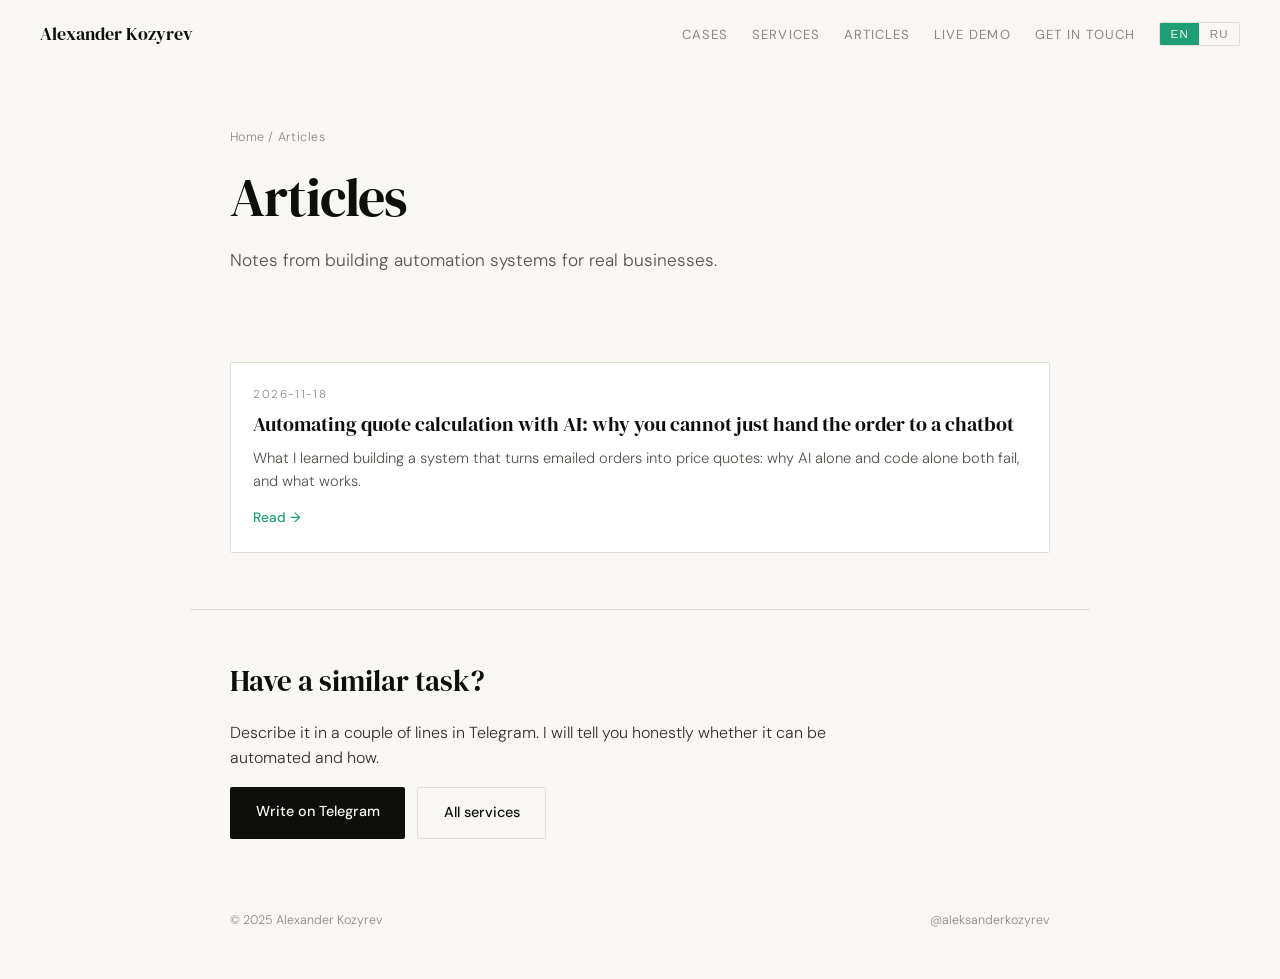
<file: articles/index.html>
<!DOCTYPE html>
<html lang="en">
<head>
<meta charset="UTF-8">
<meta name="viewport" content="width=device-width, initial-scale=1.0">
<title data-en="Articles | Alexander Kozyrev" data-ru="Статьи | Alexander Kozyrev">Articles | Alexander Kozyrev</title>
<meta name="description" content="Notes from building automation systems for real businesses.">
<link rel="canonical" href="https://assist9998.github.io/articles/index.html">
<meta property="og:title" content="Articles | Alexander Kozyrev">
<meta property="og:description" content="Notes from building automation systems for real businesses.">
<meta property="og:type" content="website">
<meta property="og:url" content="https://assist9998.github.io/articles/index.html">
<link rel="preconnect" href="https://fonts.googleapis.com">
<link href="https://fonts.googleapis.com/css2?family=DM+Serif+Display:ital@0;1&family=DM+Sans:wght@300;400;500&display=swap" rel="stylesheet">
<link rel="stylesheet" href="../assets/site.css">

</head>
<body>
<nav id="nav">
  <a class="nav-logo" href=".././" style="text-decoration:none;color:inherit">Alexander Kozyrev</a>
  <div class="nav-right nav-links">
    <a class="nav-link" href="../cases/"><span data-en>Cases</span><span data-ru style="display:none">Кейсы</span></a>
    <a class="nav-link" href="../services/"><span data-en>Services</span><span data-ru style="display:none">Услуги</span></a>
    <a class="nav-link" href="../articles/"><span data-en>Articles</span><span data-ru style="display:none">Статьи</span></a>
    <a class="nav-link" href="../demo.html"><span data-en>Live demo</span><span data-ru style="display:none">Демо</span></a>
    <a class="nav-link keep" href="https://t.me/aleksanderkozyrev" target="_blank" rel="noopener"><span data-en>Get in touch</span><span data-ru style="display:none">Написать</span></a>
    <div class="lang-toggle">
      <button class="lang-btn active" data-lang="en">EN</button>
      <button class="lang-btn" data-lang="ru">RU</button>
    </div>
    <button class="nav-burger" id="burger" aria-label="Menu" aria-expanded="false"><svg width="18" height="14" viewBox="0 0 18 14" fill="none" stroke="currentColor" stroke-width="1.6" stroke-linecap="round"><path d="M1 1h16M1 7h16M1 13h16"/></svg></button>
  </div>
  <div class="nav-menu">
    <a href="../cases/"><span data-en>Cases</span><span data-ru style="display:none">Кейсы</span></a>
    <a href="../services/"><span data-en>Services</span><span data-ru style="display:none">Услуги</span></a>
    <a href="../articles/"><span data-en>Articles</span><span data-ru style="display:none">Статьи</span></a>
    <a href="../demo.html"><span data-en>Live demo</span><span data-ru style="display:none">Демо</span></a>
    <a href="https://t.me/aleksanderkozyrev" target="_blank" rel="noopener"><span data-en>Get in touch</span><span data-ru style="display:none">Написать</span></a>
  </div>
</nav>
<header class="page-head">
  <p class="crumbs"><a href="../"><span data-en>Home</span><span data-ru style="display:none">Главная</span></a> / <span data-en>Articles</span><span data-ru style="display:none">Статьи</span></p>
  <h1><span data-en>Articles</span><span data-ru style="display:none">Статьи</span></h1>
  <p class="lead"><span data-en>Notes from building automation systems for real businesses.</span><span data-ru style="display:none">Заметки из разработки систем автоматизации для реальных бизнесов.</span></p>
</header>
<section class="sec"><div class="cards"><a class="card" href="ai-quote-automation/"><div class="k">2026-11-18</div><div class="t"><span data-en>Automating quote calculation with AI: why you cannot just hand the order to a chatbot</span><span data-ru style="display:none">Автоматизация расчёта КП с помощью ИИ: почему нельзя просто отдать заявку нейросети</span></div><div class="d"><span data-en>What I learned building a system that turns emailed orders into price quotes: why AI alone and code alone both fail, and what works.</span><span data-ru style="display:none">Что я понял, делая систему, которая превращает заявки с почты в коммерческие предложения: почему ИИ один и код один не справляются и что работает.</span></div><span class="go"><span data-en>Read</span><span data-ru style="display:none">Читать</span> →</span></a></div></section>
<div class="sub-contact">
  <h2><span data-en>Have a similar task?</span><span data-ru style="display:none">Есть похожая задача?</span></h2>
  <p style="max-width:640px;color:#33322e"><span data-en>Describe it in a couple of lines in Telegram. I will tell you honestly whether it can be automated and how.</span><span data-ru style="display:none">Опишите её парой строк в Telegram. Я честно скажу, можно ли это автоматизировать и как.</span></p>
  <div class="btn-row"><a class="btn" href="https://t.me/aleksanderkozyrev" target="_blank" rel="noopener"><span data-en>Write on Telegram</span><span data-ru style="display:none">Написать в Telegram</span></a><a class="btn ghost" href="../services/"><span data-en>All services</span><span data-ru style="display:none">Все услуги</span></a></div>
</div>
<footer>
  <span>© 2025 Alexander Kozyrev</span>
  <a href="https://t.me/aleksanderkozyrev" style="color:var(--gray);text-decoration:none;" target="_blank" rel="noopener">@aleksanderkozyrev</a>
</footer>

<script src="../assets/site.js"></script>
</body>
</html>
</file>
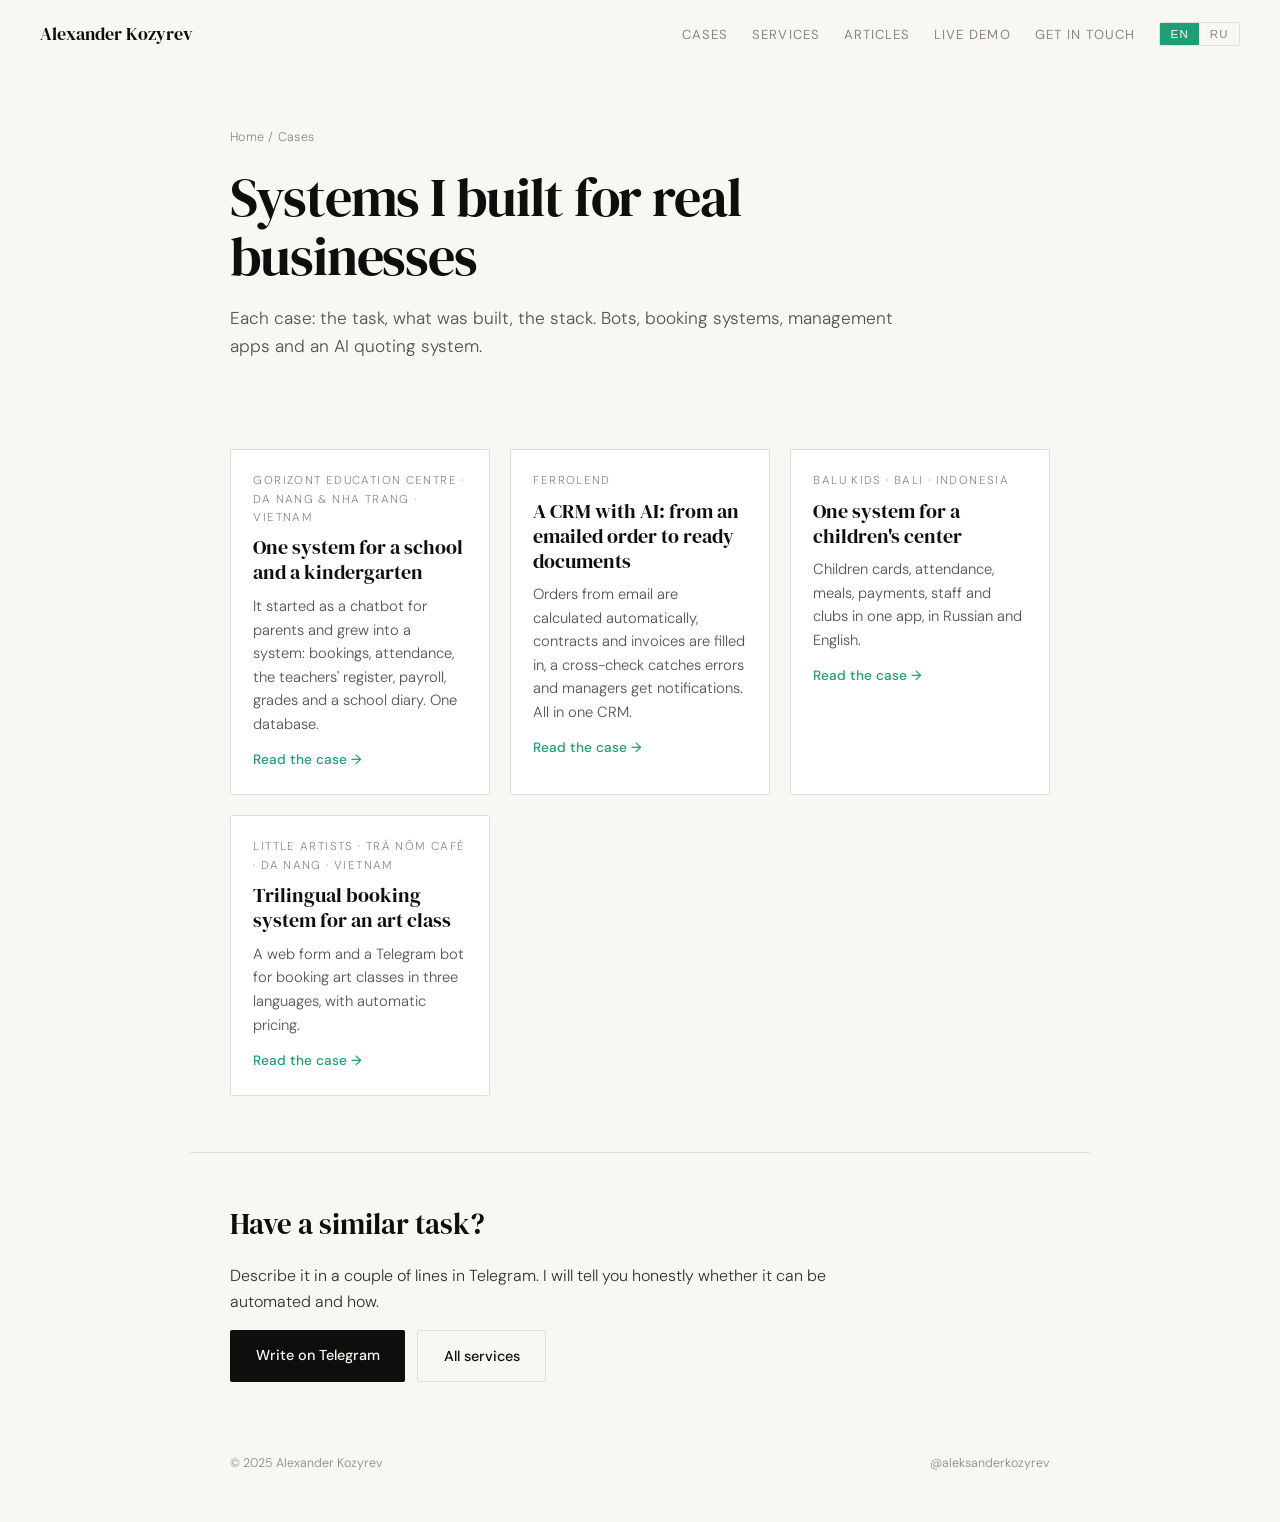
<file: cases/index.html>
<!DOCTYPE html>
<html lang="en">
<head>
<meta charset="UTF-8">
<meta name="viewport" content="width=device-width, initial-scale=1.0">
<title data-en="Cases: bots, booking systems and AI quoting | Alexander Kozyrev" data-ru="Кейсы: боты, системы записи и ИИ-расчёт КП | Alexander Kozyrev">Cases: bots, booking systems and AI quoting | Alexander Kozyrev</title>
<meta name="description" content="Cases of automation systems for real businesses: Telegram bots, booking, management apps, AI quoting.">
<link rel="canonical" href="https://assist9998.github.io/cases/index.html">
<meta property="og:title" content="Cases: bots, booking systems and AI quoting | Alexander Kozyrev">
<meta property="og:description" content="Cases of automation systems for real businesses: Telegram bots, booking, management apps, AI quoting.">
<meta property="og:type" content="website">
<meta property="og:url" content="https://assist9998.github.io/cases/index.html">
<link rel="preconnect" href="https://fonts.googleapis.com">
<link href="https://fonts.googleapis.com/css2?family=DM+Serif+Display:ital@0;1&family=DM+Sans:wght@300;400;500&display=swap" rel="stylesheet">
<link rel="stylesheet" href="../assets/site.css">

</head>
<body>
<nav id="nav">
  <a class="nav-logo" href=".././" style="text-decoration:none;color:inherit">Alexander Kozyrev</a>
  <div class="nav-right nav-links">
    <a class="nav-link" href="../cases/"><span data-en>Cases</span><span data-ru style="display:none">Кейсы</span></a>
    <a class="nav-link" href="../services/"><span data-en>Services</span><span data-ru style="display:none">Услуги</span></a>
    <a class="nav-link" href="../articles/"><span data-en>Articles</span><span data-ru style="display:none">Статьи</span></a>
    <a class="nav-link" href="../demo.html"><span data-en>Live demo</span><span data-ru style="display:none">Демо</span></a>
    <a class="nav-link keep" href="https://t.me/aleksanderkozyrev" target="_blank" rel="noopener"><span data-en>Get in touch</span><span data-ru style="display:none">Написать</span></a>
    <div class="lang-toggle">
      <button class="lang-btn active" data-lang="en">EN</button>
      <button class="lang-btn" data-lang="ru">RU</button>
    </div>
    <button class="nav-burger" id="burger" aria-label="Menu" aria-expanded="false"><svg width="18" height="14" viewBox="0 0 18 14" fill="none" stroke="currentColor" stroke-width="1.6" stroke-linecap="round"><path d="M1 1h16M1 7h16M1 13h16"/></svg></button>
  </div>
  <div class="nav-menu">
    <a href="../cases/"><span data-en>Cases</span><span data-ru style="display:none">Кейсы</span></a>
    <a href="../services/"><span data-en>Services</span><span data-ru style="display:none">Услуги</span></a>
    <a href="../articles/"><span data-en>Articles</span><span data-ru style="display:none">Статьи</span></a>
    <a href="../demo.html"><span data-en>Live demo</span><span data-ru style="display:none">Демо</span></a>
    <a href="https://t.me/aleksanderkozyrev" target="_blank" rel="noopener"><span data-en>Get in touch</span><span data-ru style="display:none">Написать</span></a>
  </div>
</nav>
<header class="page-head">
  <p class="crumbs"><a href="../"><span data-en>Home</span><span data-ru style="display:none">Главная</span></a> / <span data-en>Cases</span><span data-ru style="display:none">Кейсы</span></p>
  <h1><span data-en>Systems I built for real businesses</span><span data-ru style="display:none">Системы, которые я сделал для реальных бизнесов</span></h1>
  <p class="lead"><span data-en>Each case: the task, what was built, the stack. Bots, booking systems, management apps and an AI quoting system.</span><span data-ru style="display:none">В каждом кейсе: задача, что сделано, стек. Боты, системы записи, приложения для управления и ИИ-система расчёта КП.</span></p>
</header>
<section class="sec"><div class="cards"><a class="card" href="gorizont/"><div class="k"><span data-en>Gorizont Education Centre · Da Nang & Nha Trang · Vietnam</span><span data-ru style="display:none">Gorizont Education Centre · Дананг и Нячанг · Вьетнам</span></div><div class="t"><span data-en>One system for a school and a kindergarten</span>
            <span data-ru style="display:none">Одна система для школы и детского сада</span></div><div class="d"><span data-en>It started as a chatbot for parents and grew into a system: bookings, attendance, the teachers' register, payroll, grades and a school diary. One database.</span>
            <span data-ru style="display:none">Началось с чат-бота для родителей и выросло в систему: запись, посещаемость, журнал учителей, зарплата, оценки и школьный дневник. Одна база данных.</span></div><span class="go"><span data-en>Read the case</span><span data-ru style="display:none">Читать кейс</span> →</span></a><a class="card" href="ferrolend/"><div class="k"><span data-en>Ferrolend</span><span data-ru style="display:none">Ferrolend · Россия</span></div><div class="t"><span data-en>A CRM with AI: from an emailed order to ready documents</span>
            <span data-ru style="display:none">CRM с ИИ: от заявки на почте до готовых документов</span></div><div class="d"><span data-en>Orders from email are calculated automatically, contracts and invoices are filled in, a cross-check catches errors and managers get notifications. All in one CRM.</span>
            <span data-ru style="display:none">Заявки с почты считаются автоматически, договоры и счета заполняются сами, сверка находит ошибки, а менеджеры получают уведомления. Всё в одной CRM.</span></div><span class="go"><span data-en>Read the case</span><span data-ru style="display:none">Читать кейс</span> →</span></a><a class="card" href="balu-kids/"><div class="k"><span data-en>Balu Kids · Bali · Indonesia</span><span data-ru style="display:none">Balu Kids · Бали · Индонезия</span></div><div class="t"><span data-en>One system for a children's center</span>
            <span data-ru style="display:none">Одна система для детского центра</span></div><div class="d"><span data-en>Children cards, attendance, meals, payments, staff and clubs in one app, in Russian and English.</span>
            <span data-ru style="display:none">Карточки детей, посещаемость, питание, оплаты, персонал и кружки в одном приложении, на русском и английском.</span></div><span class="go"><span data-en>Read the case</span><span data-ru style="display:none">Читать кейс</span> →</span></a><a class="card" href="little-artists/"><div class="k"><span data-en>Little Artists · Trà Nôm Café · Da Nang · Vietnam</span><span data-ru style="display:none">Little Artists · Trà Nôm Café · Дананг · Вьетнам</span></div><div class="t"><span data-en>Trilingual booking system for an art class</span>
            <span data-ru style="display:none">Трёхъязычная система записи для арт-студии</span></div><div class="d"><span data-en>A web form and a Telegram bot for booking art classes in three languages, with automatic pricing.</span>
            <span data-ru style="display:none">Веб-форма и Telegram-бот для записи на занятия на трёх языках, с автоматическим расчётом цены.</span></div><span class="go"><span data-en>Read the case</span><span data-ru style="display:none">Читать кейс</span> →</span></a></div></section>
<div class="sub-contact">
  <h2><span data-en>Have a similar task?</span><span data-ru style="display:none">Есть похожая задача?</span></h2>
  <p style="max-width:640px;color:#33322e"><span data-en>Describe it in a couple of lines in Telegram. I will tell you honestly whether it can be automated and how.</span><span data-ru style="display:none">Опишите её парой строк в Telegram. Я честно скажу, можно ли это автоматизировать и как.</span></p>
  <div class="btn-row"><a class="btn" href="https://t.me/aleksanderkozyrev" target="_blank" rel="noopener"><span data-en>Write on Telegram</span><span data-ru style="display:none">Написать в Telegram</span></a><a class="btn ghost" href="../services/"><span data-en>All services</span><span data-ru style="display:none">Все услуги</span></a></div>
</div>
<footer>
  <span>© 2025 Alexander Kozyrev</span>
  <a href="https://t.me/aleksanderkozyrev" style="color:var(--gray);text-decoration:none;" target="_blank" rel="noopener">@aleksanderkozyrev</a>
</footer>

<script src="../assets/site.js"></script>
</body>
</html>
</file>
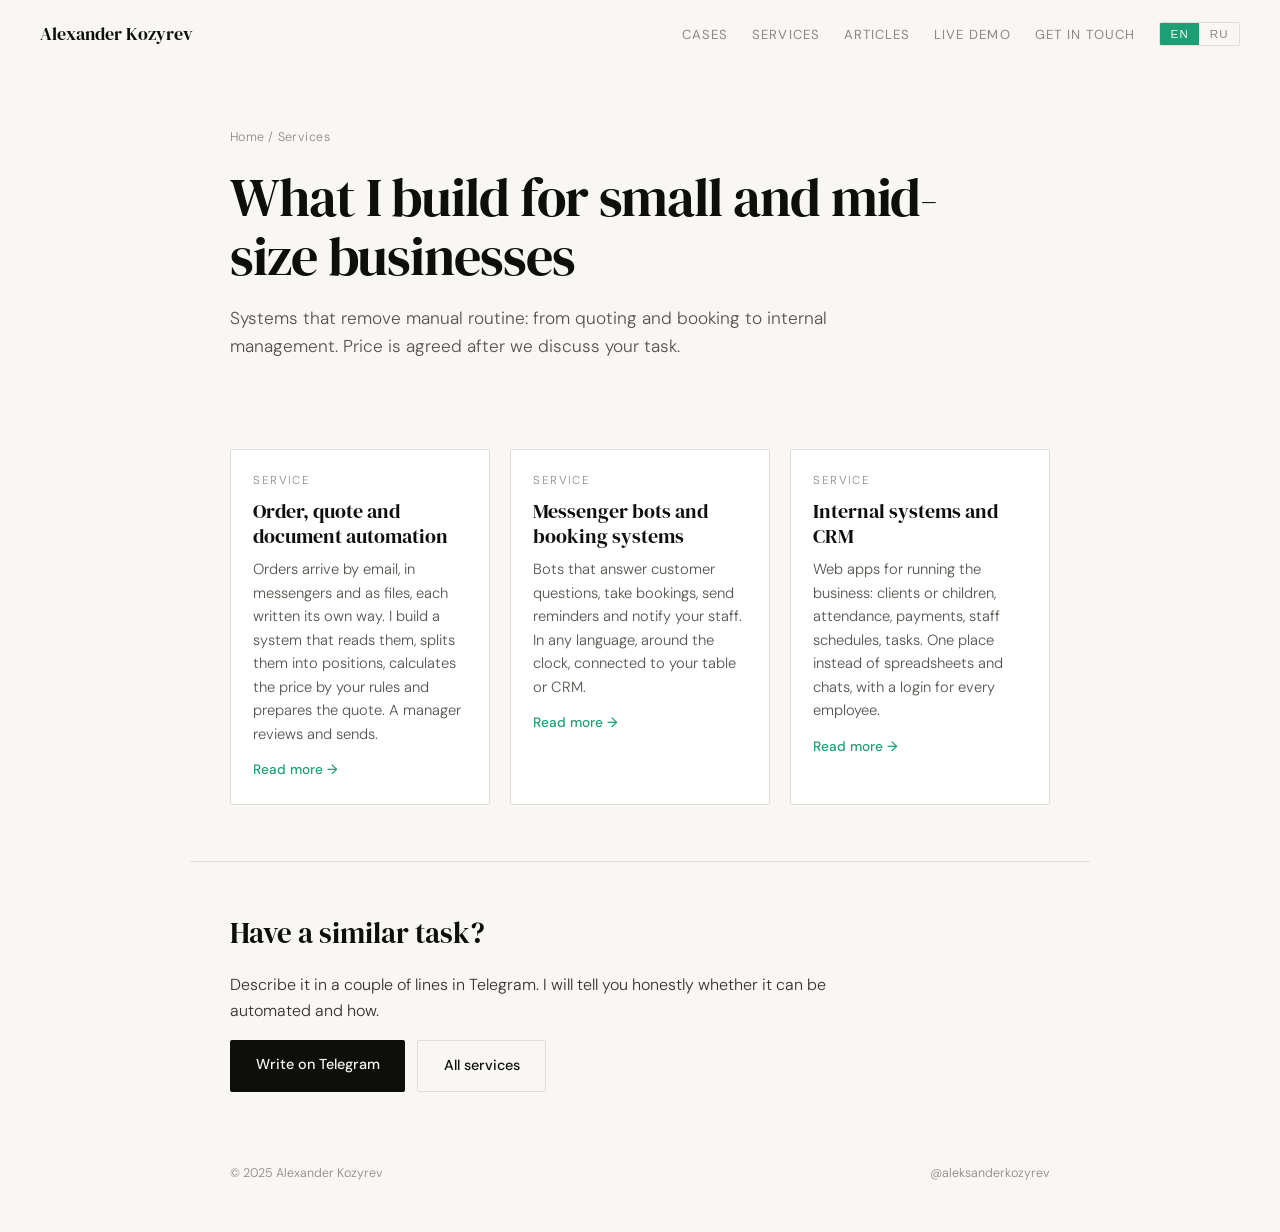
<file: services/index.html>
<!DOCTYPE html>
<html lang="en">
<head>
<meta charset="UTF-8">
<meta name="viewport" content="width=device-width, initial-scale=1.0">
<title data-en="Services: order automation, Telegram bots, internal systems | Alexander Kozyrev" data-ru="Услуги: автоматизация заявок, Telegram-боты, внутренние системы | Alexander Kozyrev">Services: order automation, Telegram bots, internal systems | Alexander Kozyrev</title>
<meta name="description" content="Automation of orders and quotes, Telegram bots and booking systems, internal systems and CRM for small and mid-size businesses.">
<link rel="canonical" href="https://assist9998.github.io/services/index.html">
<meta property="og:title" content="Services: order automation, Telegram bots, internal systems | Alexander Kozyrev">
<meta property="og:description" content="Automation of orders and quotes, Telegram bots and booking systems, internal systems and CRM for small and mid-size businesses.">
<meta property="og:type" content="website">
<meta property="og:url" content="https://assist9998.github.io/services/index.html">
<link rel="preconnect" href="https://fonts.googleapis.com">
<link href="https://fonts.googleapis.com/css2?family=DM+Serif+Display:ital@0;1&family=DM+Sans:wght@300;400;500&display=swap" rel="stylesheet">
<link rel="stylesheet" href="../assets/site.css">

</head>
<body>
<nav id="nav">
  <a class="nav-logo" href=".././" style="text-decoration:none;color:inherit">Alexander Kozyrev</a>
  <div class="nav-right nav-links">
    <a class="nav-link" href="../cases/"><span data-en>Cases</span><span data-ru style="display:none">Кейсы</span></a>
    <a class="nav-link" href="../services/"><span data-en>Services</span><span data-ru style="display:none">Услуги</span></a>
    <a class="nav-link" href="../articles/"><span data-en>Articles</span><span data-ru style="display:none">Статьи</span></a>
    <a class="nav-link" href="../demo.html"><span data-en>Live demo</span><span data-ru style="display:none">Демо</span></a>
    <a class="nav-link keep" href="https://t.me/aleksanderkozyrev" target="_blank" rel="noopener"><span data-en>Get in touch</span><span data-ru style="display:none">Написать</span></a>
    <div class="lang-toggle">
      <button class="lang-btn active" data-lang="en">EN</button>
      <button class="lang-btn" data-lang="ru">RU</button>
    </div>
    <button class="nav-burger" id="burger" aria-label="Menu" aria-expanded="false"><svg width="18" height="14" viewBox="0 0 18 14" fill="none" stroke="currentColor" stroke-width="1.6" stroke-linecap="round"><path d="M1 1h16M1 7h16M1 13h16"/></svg></button>
  </div>
  <div class="nav-menu">
    <a href="../cases/"><span data-en>Cases</span><span data-ru style="display:none">Кейсы</span></a>
    <a href="../services/"><span data-en>Services</span><span data-ru style="display:none">Услуги</span></a>
    <a href="../articles/"><span data-en>Articles</span><span data-ru style="display:none">Статьи</span></a>
    <a href="../demo.html"><span data-en>Live demo</span><span data-ru style="display:none">Демо</span></a>
    <a href="https://t.me/aleksanderkozyrev" target="_blank" rel="noopener"><span data-en>Get in touch</span><span data-ru style="display:none">Написать</span></a>
  </div>
</nav>
<header class="page-head">
  <p class="crumbs"><a href="../"><span data-en>Home</span><span data-ru style="display:none">Главная</span></a> / <span data-en>Services</span><span data-ru style="display:none">Услуги</span></p>
  <h1><span data-en>What I build for small and mid-size businesses</span><span data-ru style="display:none">Что я делаю для малого и среднего бизнеса</span></h1>
  <p class="lead"><span data-en>Systems that remove manual routine: from quoting and booking to internal management. Price is agreed after we discuss your task.</span><span data-ru style="display:none">Системы, которые убирают ручную рутину: от расчёта КП и записи до внутреннего управления. Цена согласуется после обсуждения задачи.</span></p>
</header>
<section class="sec"><div class="cards"><a class="card" href="order-automation/"><div class="k"><span data-en>Service</span><span data-ru style="display:none">Услуга</span></div><div class="t"><span data-en>Order, quote and document automation</span><span data-ru style="display:none">Автоматизация заказов, расчётов и документов</span></div><div class="d"><span data-en>Orders arrive by email, in messengers and as files, each written its own way. I build a system that reads them, splits them into positions, calculates the price by your rules and prepares the quote. A manager reviews and sends.</span><span data-ru style="display:none">Заявки приходят на почту, в мессенджеры и файлами, и каждая написана по-своему. Я делаю систему, которая читает их, раскладывает на позиции, считает цену по вашим правилам и готовит КП. Менеджер проверяет и отправляет.</span></div><span class="go"><span data-en>Read more</span><span data-ru style="display:none">Подробнее</span> →</span></a><a class="card" href="telegram-bots/"><div class="k"><span data-en>Service</span><span data-ru style="display:none">Услуга</span></div><div class="t"><span data-en>Messenger bots and booking systems</span><span data-ru style="display:none">Боты в мессенджерах и системы записи</span></div><div class="d"><span data-en>Bots that answer customer questions, take bookings, send reminders and notify your staff. In any language, around the clock, connected to your table or CRM.</span><span data-ru style="display:none">Боты, которые отвечают на вопросы клиентов, принимают записи, отправляют напоминания и уведомляют сотрудников. На любом языке, круглосуточно, с подключением к вашей таблице или CRM.</span></div><span class="go"><span data-en>Read more</span><span data-ru style="display:none">Подробнее</span> →</span></a><a class="card" href="internal-systems/"><div class="k"><span data-en>Service</span><span data-ru style="display:none">Услуга</span></div><div class="t"><span data-en>Internal systems and CRM</span><span data-ru style="display:none">Внутренние системы и CRM</span></div><div class="d"><span data-en>Web apps for running the business: clients or children, attendance, payments, staff schedules, tasks. One place instead of spreadsheets and chats, with a login for every employee.</span><span data-ru style="display:none">Веб-приложения для управления бизнесом: клиенты или дети, посещаемость, оплаты, графики персонала, задачи. Одно место вместо таблиц и чатов, с личным входом для каждого сотрудника.</span></div><span class="go"><span data-en>Read more</span><span data-ru style="display:none">Подробнее</span> →</span></a></div></section>
<div class="sub-contact">
  <h2><span data-en>Have a similar task?</span><span data-ru style="display:none">Есть похожая задача?</span></h2>
  <p style="max-width:640px;color:#33322e"><span data-en>Describe it in a couple of lines in Telegram. I will tell you honestly whether it can be automated and how.</span><span data-ru style="display:none">Опишите её парой строк в Telegram. Я честно скажу, можно ли это автоматизировать и как.</span></p>
  <div class="btn-row"><a class="btn" href="https://t.me/aleksanderkozyrev" target="_blank" rel="noopener"><span data-en>Write on Telegram</span><span data-ru style="display:none">Написать в Telegram</span></a><a class="btn ghost" href="../services/"><span data-en>All services</span><span data-ru style="display:none">Все услуги</span></a></div>
</div>
<footer>
  <span>© 2025 Alexander Kozyrev</span>
  <a href="https://t.me/aleksanderkozyrev" style="color:var(--gray);text-decoration:none;" target="_blank" rel="noopener">@aleksanderkozyrev</a>
</footer>

<script src="../assets/site.js"></script>
</body>
</html>
</file>
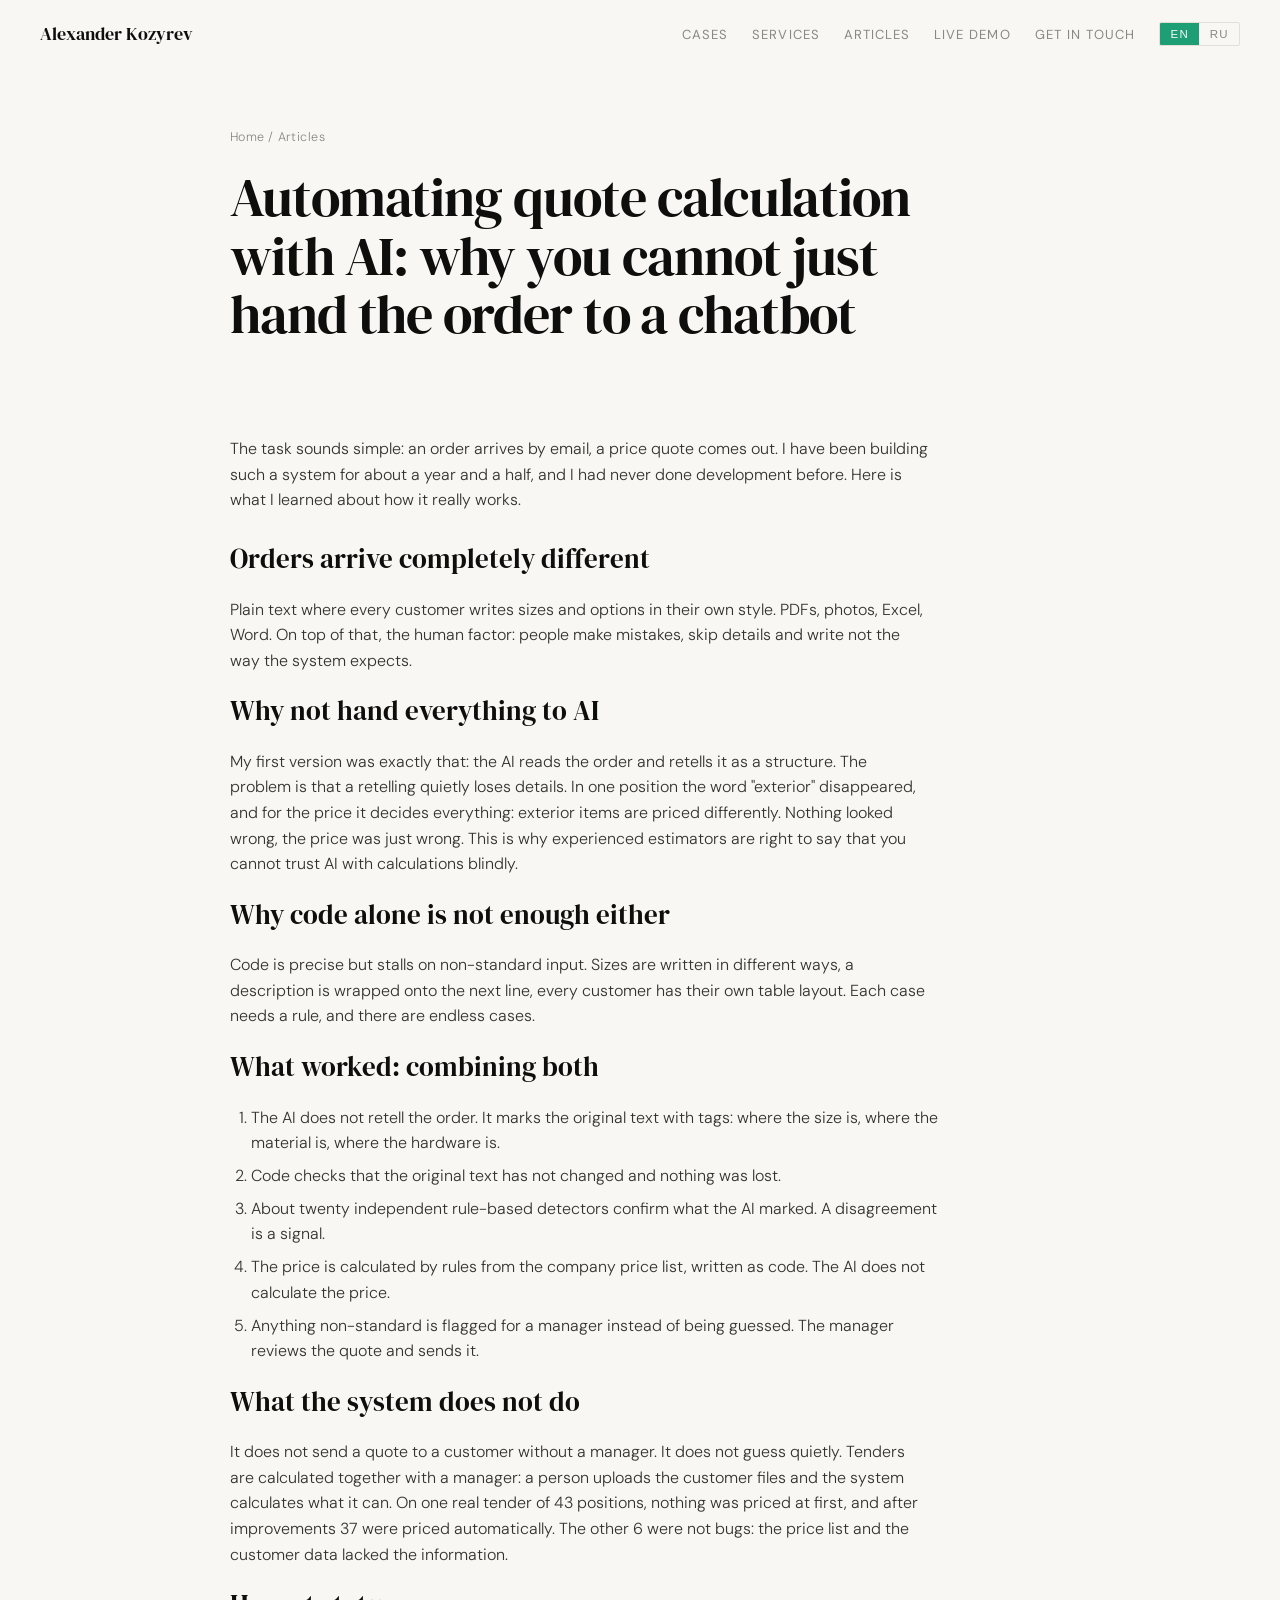
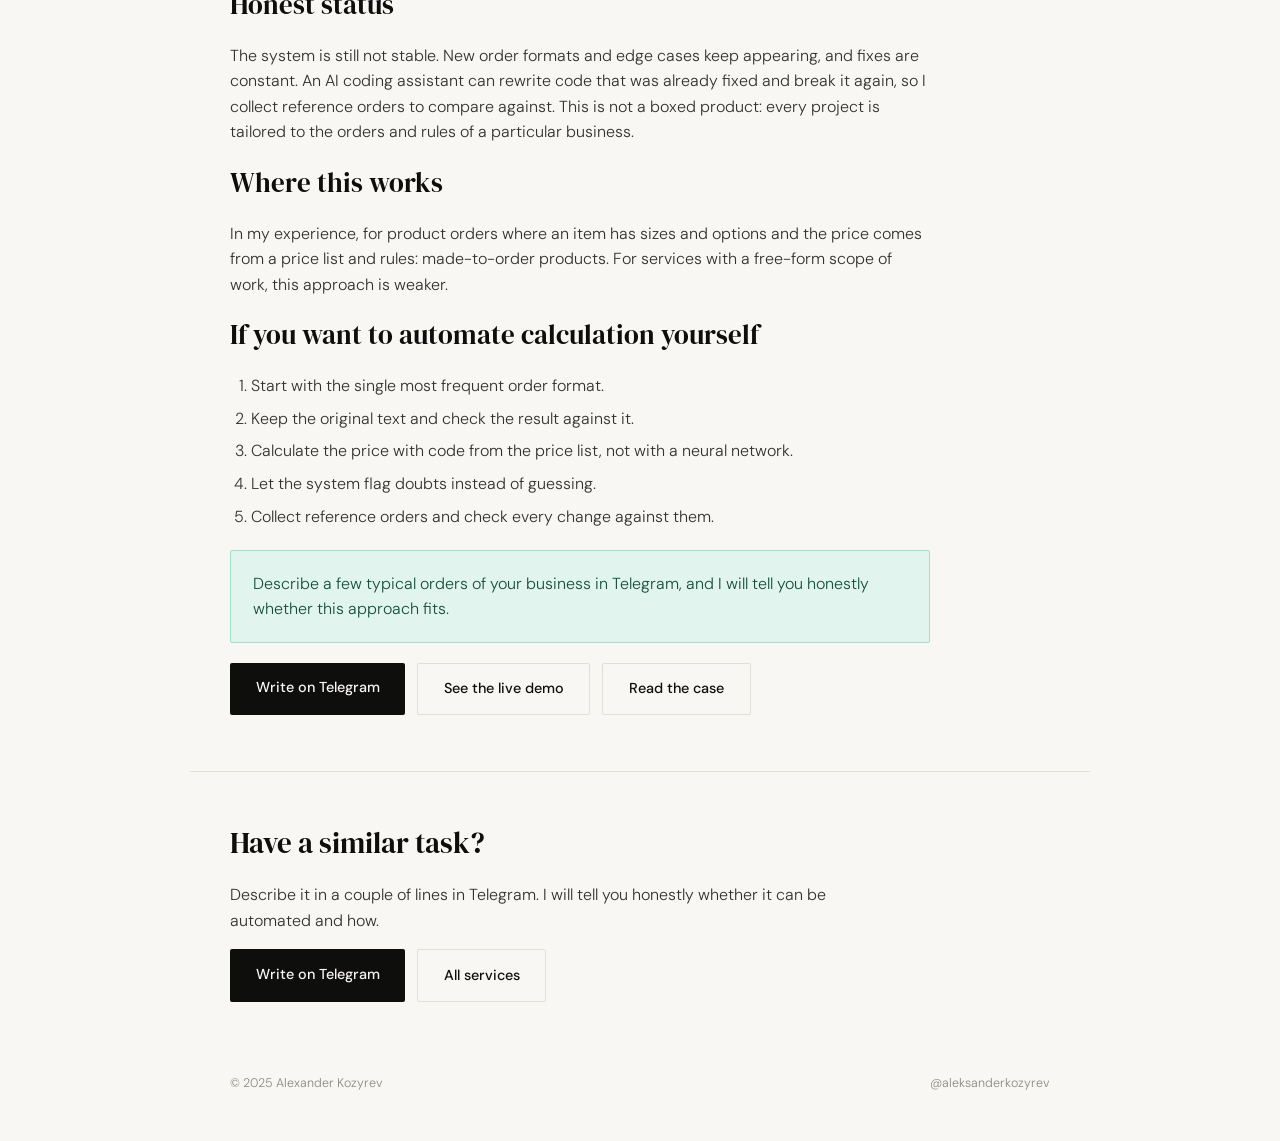
<file: articles/ai-quote-automation/index.html>
<!DOCTYPE html>
<html lang="en">
<head>
<meta charset="UTF-8">
<meta name="viewport" content="width=device-width, initial-scale=1.0">
<title data-en="Automating quote calculation with AI: why you cannot just hand the order to a chatbot | Alexander Kozyrev" data-ru="Автоматизация расчёта КП с помощью ИИ: почему нельзя просто отдать заявку нейросети | Alexander Kozyrev">Automating quote calculation with AI: why you cannot just hand the order to a chatbot | Alexander Kozyrev</title>
<meta name="description" content="What I learned building a system that turns emailed orders into price quotes: why AI alone and code alone both fail, and what works.">
<link rel="canonical" href="https://assist9998.github.io/articles/ai-quote-automation/index.html">
<meta property="og:title" content="Automating quote calculation with AI: why you cannot just hand the order to a chatbot | Alexander Kozyrev">
<meta property="og:description" content="What I learned building a system that turns emailed orders into price quotes: why AI alone and code alone both fail, and what works.">
<meta property="og:type" content="website">
<meta property="og:url" content="https://assist9998.github.io/articles/ai-quote-automation/index.html">
<link rel="preconnect" href="https://fonts.googleapis.com">
<link href="https://fonts.googleapis.com/css2?family=DM+Serif+Display:ital@0;1&family=DM+Sans:wght@300;400;500&display=swap" rel="stylesheet">
<link rel="stylesheet" href="../../assets/site.css">
<script type="application/ld+json">{"@context":"https://schema.org","@type":"Article","headline":"Automating quote calculation with AI: why you cannot just hand the order to a chatbot","datePublished":"2026-11-18","author":{"@type":"Person","name":"Alexander Kozyrev"},"inLanguage":["en","ru"]}</script>
</head>
<body>
<nav id="nav">
  <a class="nav-logo" href="../.././" style="text-decoration:none;color:inherit">Alexander Kozyrev</a>
  <div class="nav-right nav-links">
    <a class="nav-link" href="../../cases/"><span data-en>Cases</span><span data-ru style="display:none">Кейсы</span></a>
    <a class="nav-link" href="../../services/"><span data-en>Services</span><span data-ru style="display:none">Услуги</span></a>
    <a class="nav-link" href="../../articles/"><span data-en>Articles</span><span data-ru style="display:none">Статьи</span></a>
    <a class="nav-link" href="../../demo.html"><span data-en>Live demo</span><span data-ru style="display:none">Демо</span></a>
    <a class="nav-link keep" href="https://t.me/aleksanderkozyrev" target="_blank" rel="noopener"><span data-en>Get in touch</span><span data-ru style="display:none">Написать</span></a>
    <div class="lang-toggle">
      <button class="lang-btn active" data-lang="en">EN</button>
      <button class="lang-btn" data-lang="ru">RU</button>
    </div>
    <button class="nav-burger" id="burger" aria-label="Menu" aria-expanded="false"><svg width="18" height="14" viewBox="0 0 18 14" fill="none" stroke="currentColor" stroke-width="1.6" stroke-linecap="round"><path d="M1 1h16M1 7h16M1 13h16"/></svg></button>
  </div>
  <div class="nav-menu">
    <a href="../../cases/"><span data-en>Cases</span><span data-ru style="display:none">Кейсы</span></a>
    <a href="../../services/"><span data-en>Services</span><span data-ru style="display:none">Услуги</span></a>
    <a href="../../articles/"><span data-en>Articles</span><span data-ru style="display:none">Статьи</span></a>
    <a href="../../demo.html"><span data-en>Live demo</span><span data-ru style="display:none">Демо</span></a>
    <a href="https://t.me/aleksanderkozyrev" target="_blank" rel="noopener"><span data-en>Get in touch</span><span data-ru style="display:none">Написать</span></a>
  </div>
</nav>
<header class="page-head">
  <p class="crumbs"><a href="../../"><span data-en>Home</span><span data-ru style="display:none">Главная</span></a> / <a href="../"><span data-en>Articles</span><span data-ru style="display:none">Статьи</span></a></p>
  <h1><span data-en>Automating quote calculation with AI: why you cannot just hand the order to a chatbot</span><span data-ru style="display:none">Автоматизация расчёта КП с помощью ИИ: почему нельзя просто отдать заявку нейросети</span></h1>
</header>
<article class="sec"><p class="lead" style="margin-bottom:1.5rem"><span data-en>The task sounds simple: an order arrives by email, a price quote comes out. I have been building such a system for about a year and a half, and I had never done development before. Here is what I learned about how it really works.</span><span data-ru style="display:none">Задача звучит просто: на почту приходит заявка, на выходе должно быть готовое коммерческое предложение. Я делаю такую систему около полутора лет, а до этого никогда не занимался разработкой. Вот что я понял о том, как это работает на самом деле.</span></p><h2><span data-en>Orders arrive completely different</span><span data-ru style="display:none">Заявки приходят абсолютно разными</span></h2><p><span data-en>Plain text where every customer writes sizes and options in their own style. PDFs, photos, Excel, Word. On top of that, the human factor: people make mistakes, skip details and write not the way the system expects.</span><span data-ru style="display:none">Обычным текстом, где каждый клиент пишет размеры и опции в своём стиле. PDF, фото, Excel, Word. Плюс человеческий фактор: люди ошибаются, пропускают данные и пишут не так, как ждёт система.</span></p><h2><span data-en>Why not hand everything to AI</span><span data-ru style="display:none">Почему не отдать всё нейросети</span></h2><p><span data-en>My first version was exactly that: the AI reads the order and retells it as a structure. The problem is that a retelling quietly loses details. In one position the word "exterior" disappeared, and for the price it decides everything: exterior items are priced differently. Nothing looked wrong, the price was just wrong. This is why experienced estimators are right to say that you cannot trust AI with calculations blindly.</span><span data-ru style="display:none">Моя первая версия была именно такой: ИИ читает заявку и пересказывает её в структуру. Проблема в том, что пересказ молча теряет детали. У одной позиции пропало слово «наружная», а для цены оно решает: наружные изделия считаются иначе. Ничего не выглядело неправильным, цена просто была неверной. Именно поэтому опытные сметчики справедливо говорят, что нельзя вслепую доверять ИИ расчёты.</span></p><h2><span data-en>Why code alone is not enough either</span><span data-ru style="display:none">Почему одного кода тоже мало</span></h2><p><span data-en>Code is precise but stalls on non-standard input. Sizes are written in different ways, a description is wrapped onto the next line, every customer has their own table layout. Each case needs a rule, and there are endless cases.</span><span data-ru style="display:none">Код точен, но ломается на нестандартном вводе. Размеры записывают по-разному, описание позиции переносят на другую строку, у каждого заказчика своя таблица. Для каждого случая нужно правило, а случаев бесконечно много.</span></p><h2><span data-en>What worked: combining both</span><span data-ru style="display:none">Что сработало: совмещаем</span></h2><ol style="margin:0 0 1rem 1.3rem;max-width:700px;color:#33322e"><li style="margin-bottom:.45rem"><span data-en>The AI does not retell the order. It marks the original text with tags: where the size is, where the material is, where the hardware is.</span><span data-ru style="display:none">ИИ не пересказывает заявку, а размечает исходный текст тегами: где размер, где материал, где фурнитура.</span></li><li style="margin-bottom:.45rem"><span data-en>Code checks that the original text has not changed and nothing was lost.</span><span data-ru style="display:none">Код проверяет, что исходный текст не изменился и ничего не потеряно.</span></li><li style="margin-bottom:.45rem"><span data-en>About twenty independent rule-based detectors confirm what the AI marked. A disagreement is a signal.</span><span data-ru style="display:none">Около двадцати независимых детекторов на правилах подтверждают то, что отметил ИИ. Расхождение это сигнал.</span></li><li style="margin-bottom:.45rem"><span data-en>The price is calculated by rules from the company price list, written as code. The AI does not calculate the price.</span><span data-ru style="display:none">Цену считают правила из прайса компании, записанные кодом. ИИ цену не считает.</span></li><li style="margin-bottom:.45rem"><span data-en>Anything non-standard is flagged for a manager instead of being guessed. The manager reviews the quote and sends it.</span><span data-ru style="display:none">Всё нестандартное помечается для менеджера, а не угадывается. Менеджер проверяет КП и отправляет его.</span></li></ol><h2><span data-en>What the system does not do</span><span data-ru style="display:none">Чего система не делает</span></h2><p><span data-en>It does not send a quote to a customer without a manager. It does not guess quietly. Tenders are calculated together with a manager: a person uploads the customer files and the system calculates what it can. On one real tender of 43 positions, nothing was priced at first, and after improvements 37 were priced automatically. The other 6 were not bugs: the price list and the customer data lacked the information.</span><span data-ru style="display:none">Она не отправляет КП клиенту без менеджера. Не угадывает молча. Тендеры считаются вместе с менеджером: файлы заказчика загружает человек, а система считает то, что может. На одном реальном тендере из 43 позиций сначала не считалось ничего, а после доработок 37 считались автоматически. Остальные 6 не были ошибками: в прайсе и в данных заказчика не хватало информации.</span></p><h2><span data-en>Honest status</span><span data-ru style="display:none">Честный статус</span></h2><p><span data-en>The system is still not stable. New order formats and edge cases keep appearing, and fixes are constant. An AI coding assistant can rewrite code that was already fixed and break it again, so I collect reference orders to compare against. This is not a boxed product: every project is tailored to the orders and rules of a particular business.</span><span data-ru style="display:none">Система до сих пор нестабильна. Появляются новые форматы заявок и особые случаи, правки идут постоянно. ИИ-помощник при правке может переписать уже исправленный код и сломать его снова, поэтому я собираю эталонные заявки для сравнения. Это не коробочный продукт: каждый проект подгоняется под заявки и правила конкретного бизнеса.</span></p><h2><span data-en>Where this works</span><span data-ru style="display:none">Для каких бизнесов это работает</span></h2><p><span data-en>In my experience, for product orders where an item has sizes and options and the price comes from a price list and rules: made-to-order products. For services with a free-form scope of work, this approach is weaker.</span><span data-ru style="display:none">По моему опыту, для товарных заявок, где у позиции есть размеры и опции, а цена складывается из прайса и правил: изделия на заказ. Для услуг со свободным объёмом работ этот подход слабее.</span></p><h2><span data-en>If you want to automate calculation yourself</span><span data-ru style="display:none">Если хотите автоматизировать расчёт у себя</span></h2><ol style="margin:0 0 1rem 1.3rem;max-width:700px;color:#33322e"><li style="margin-bottom:.45rem"><span data-en>Start with the single most frequent order format.</span><span data-ru style="display:none">Начните с одного самого частого формата заявки.</span></li><li style="margin-bottom:.45rem"><span data-en>Keep the original text and check the result against it.</span><span data-ru style="display:none">Храните исходный текст и сверяйте с ним результат.</span></li><li style="margin-bottom:.45rem"><span data-en>Calculate the price with code from the price list, not with a neural network.</span><span data-ru style="display:none">Цену считайте кодом по прайсу, а не нейросетью.</span></li><li style="margin-bottom:.45rem"><span data-en>Let the system flag doubts instead of guessing.</span><span data-ru style="display:none">Пусть система помечает сомнения, а не угадывает.</span></li><li style="margin-bottom:.45rem"><span data-en>Collect reference orders and check every change against them.</span><span data-ru style="display:none">Собирайте эталонные заявки и проверяйте на них каждую правку.</span></li></ol><div class="callout"><p><span data-en>Describe a few typical orders of your business in Telegram, and I will tell you honestly whether this approach fits.</span><span data-ru style="display:none">Опишите в Telegram пару типичных заявок вашего бизнеса, и я честно скажу, подходит ли такой подход.</span></p></div><div class="btn-row"><a class="btn" href="https://t.me/aleksanderkozyrev" target="_blank" rel="noopener"><span data-en>Write on Telegram</span><span data-ru style="display:none">Написать в Telegram</span></a><a class="btn ghost" href="../../demo.html"><span data-en>See the live demo</span><span data-ru style="display:none">Посмотреть демо</span></a><a class="btn ghost" href="../../cases/ferrolend/"><span data-en>Read the case</span><span data-ru style="display:none">Читать кейс</span></a></div></article>
<div class="sub-contact">
  <h2><span data-en>Have a similar task?</span><span data-ru style="display:none">Есть похожая задача?</span></h2>
  <p style="max-width:640px;color:#33322e"><span data-en>Describe it in a couple of lines in Telegram. I will tell you honestly whether it can be automated and how.</span><span data-ru style="display:none">Опишите её парой строк в Telegram. Я честно скажу, можно ли это автоматизировать и как.</span></p>
  <div class="btn-row"><a class="btn" href="https://t.me/aleksanderkozyrev" target="_blank" rel="noopener"><span data-en>Write on Telegram</span><span data-ru style="display:none">Написать в Telegram</span></a><a class="btn ghost" href="../../services/"><span data-en>All services</span><span data-ru style="display:none">Все услуги</span></a></div>
</div>
<footer>
  <span>© 2025 Alexander Kozyrev</span>
  <a href="https://t.me/aleksanderkozyrev" style="color:var(--gray);text-decoration:none;" target="_blank" rel="noopener">@aleksanderkozyrev</a>
</footer>

<script src="../../assets/site.js"></script>
</body>
</html>
</file>
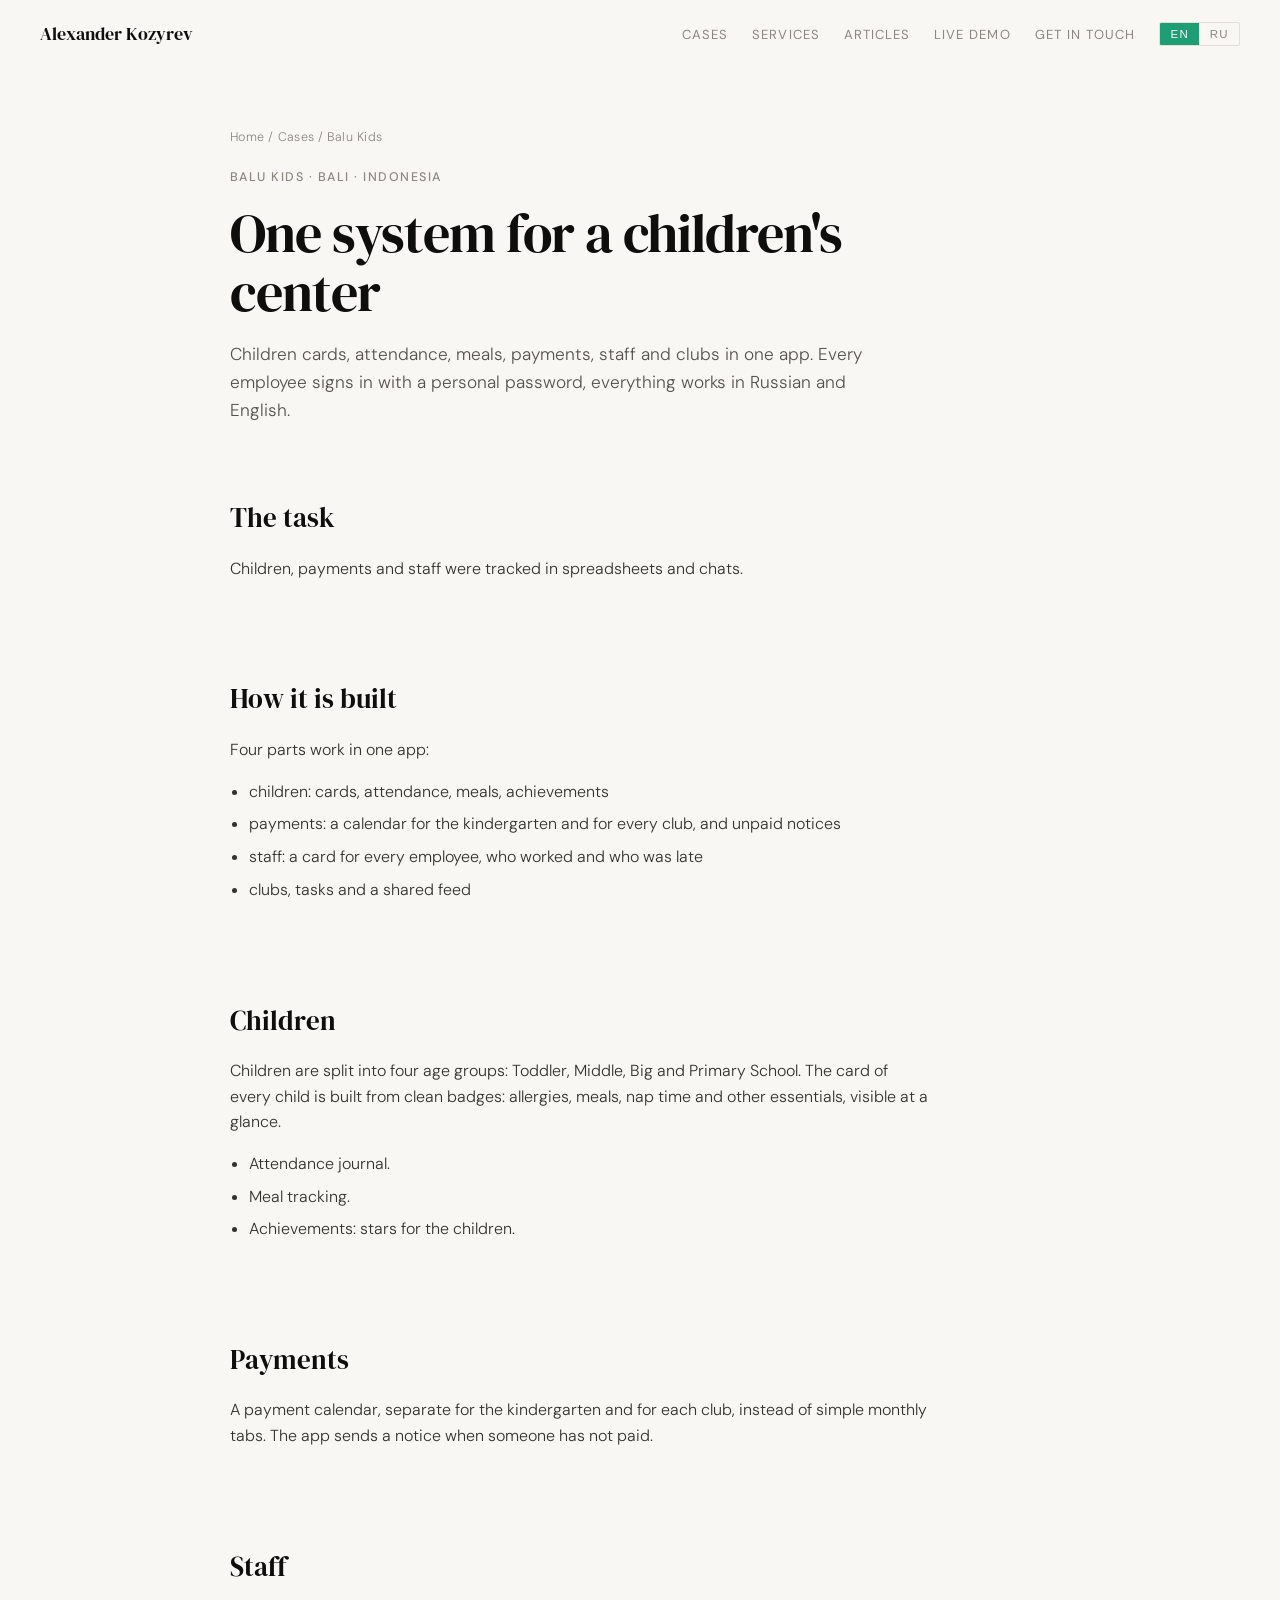
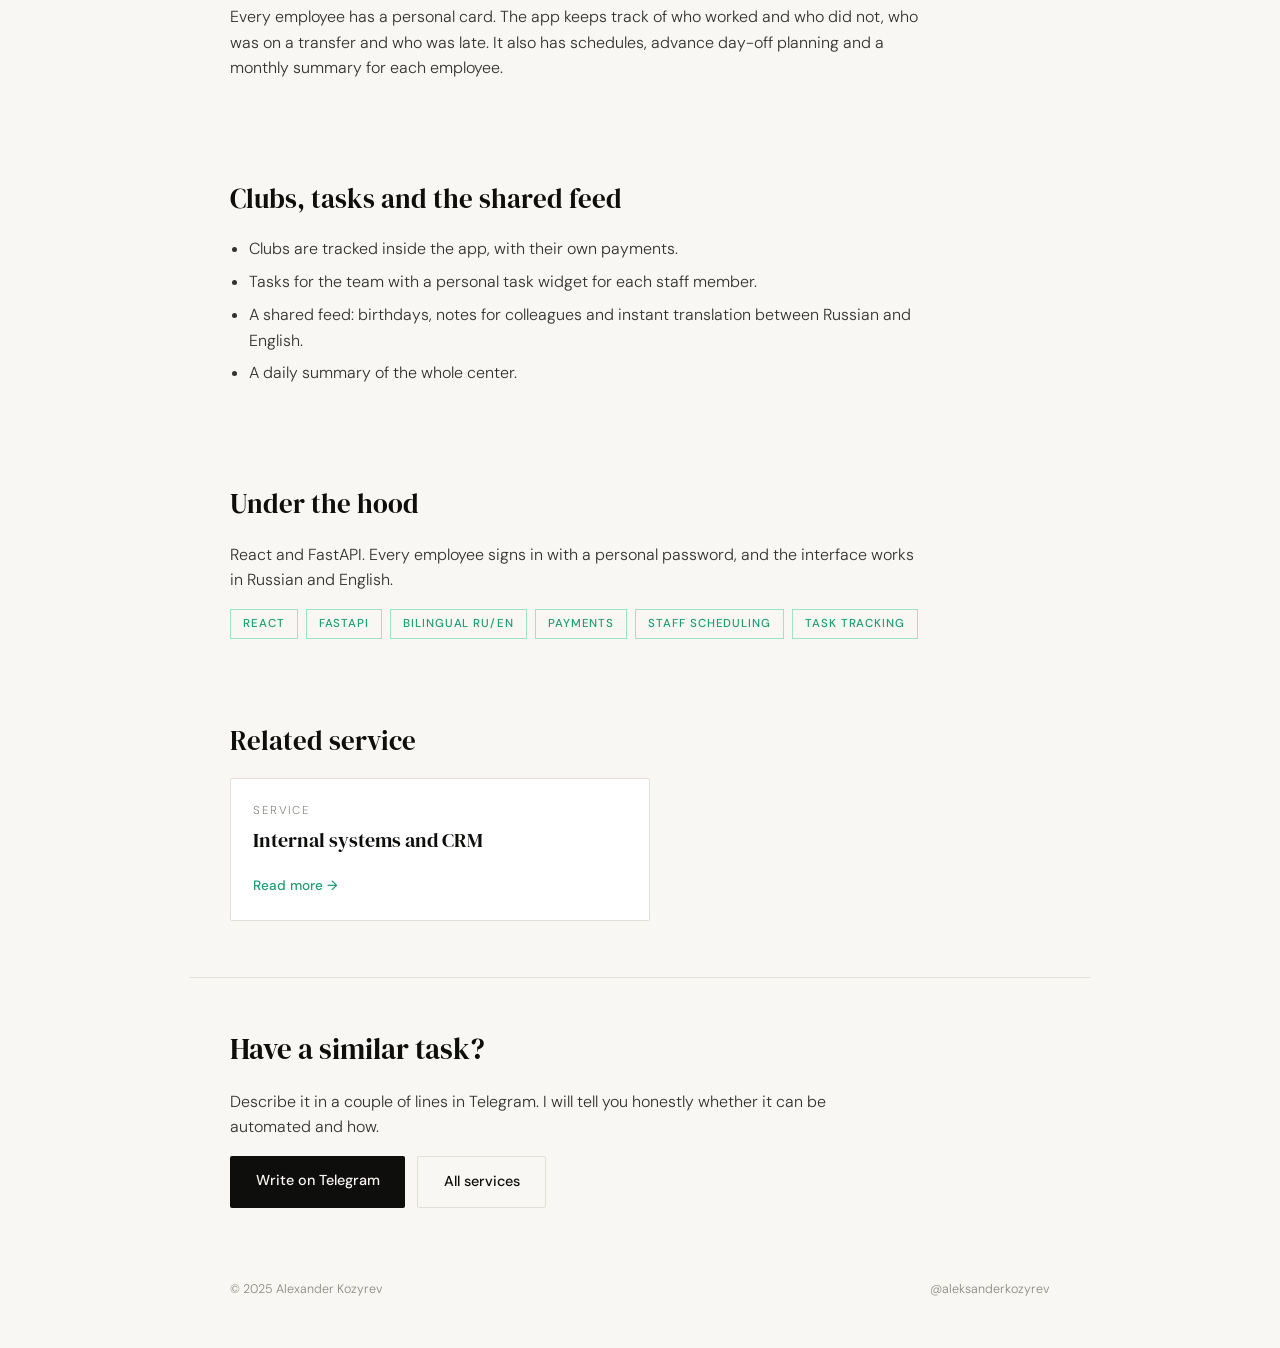
<file: cases/balu-kids/index.html>
<!DOCTYPE html>
<html lang="en">
<head>
<meta charset="UTF-8">
<meta name="viewport" content="width=device-width, initial-scale=1.0">
<title data-en="One system for a children&#x27;s center: children, payments, staff | Case" data-ru="Система для детского центра: дети, оплаты, персонал | Кейс">One system for a children&#x27;s center: children, payments, staff | Case</title>
<meta name="description" content="One password-protected app: children cards, attendance, meals, achievements, payments, staff records, clubs and tasks, in Russian and English.">
<link rel="canonical" href="https://assist9998.github.io/cases/balu-kids/index.html">
<meta property="og:title" content="One system for a children&#x27;s center: children, payments, staff | Case">
<meta property="og:description" content="One password-protected app: children cards, attendance, meals, achievements, payments, staff records, clubs and tasks, in Russian and English.">
<meta property="og:type" content="website">
<meta property="og:url" content="https://assist9998.github.io/cases/balu-kids/index.html">
<link rel="preconnect" href="https://fonts.googleapis.com">
<link href="https://fonts.googleapis.com/css2?family=DM+Serif+Display:ital@0;1&family=DM+Sans:wght@300;400;500&display=swap" rel="stylesheet">
<link rel="stylesheet" href="../../assets/site.css">

</head>
<body>
<nav id="nav">
  <a class="nav-logo" href="../.././" style="text-decoration:none;color:inherit">Alexander Kozyrev</a>
  <div class="nav-right nav-links">
    <a class="nav-link" href="../../cases/"><span data-en>Cases</span><span data-ru style="display:none">Кейсы</span></a>
    <a class="nav-link" href="../../services/"><span data-en>Services</span><span data-ru style="display:none">Услуги</span></a>
    <a class="nav-link" href="../../articles/"><span data-en>Articles</span><span data-ru style="display:none">Статьи</span></a>
    <a class="nav-link" href="../../demo.html"><span data-en>Live demo</span><span data-ru style="display:none">Демо</span></a>
    <a class="nav-link keep" href="https://t.me/aleksanderkozyrev" target="_blank" rel="noopener"><span data-en>Get in touch</span><span data-ru style="display:none">Написать</span></a>
    <div class="lang-toggle">
      <button class="lang-btn active" data-lang="en">EN</button>
      <button class="lang-btn" data-lang="ru">RU</button>
    </div>
    <button class="nav-burger" id="burger" aria-label="Menu" aria-expanded="false"><svg width="18" height="14" viewBox="0 0 18 14" fill="none" stroke="currentColor" stroke-width="1.6" stroke-linecap="round"><path d="M1 1h16M1 7h16M1 13h16"/></svg></button>
  </div>
  <div class="nav-menu">
    <a href="../../cases/"><span data-en>Cases</span><span data-ru style="display:none">Кейсы</span></a>
    <a href="../../services/"><span data-en>Services</span><span data-ru style="display:none">Услуги</span></a>
    <a href="../../articles/"><span data-en>Articles</span><span data-ru style="display:none">Статьи</span></a>
    <a href="../../demo.html"><span data-en>Live demo</span><span data-ru style="display:none">Демо</span></a>
    <a href="https://t.me/aleksanderkozyrev" target="_blank" rel="noopener"><span data-en>Get in touch</span><span data-ru style="display:none">Написать</span></a>
  </div>
</nav>
<header class="page-head">
  <p class="crumbs"><a href="../../"><span data-en>Home</span><span data-ru style="display:none">Главная</span></a> / <a href="../"><span data-en>Cases</span><span data-ru style="display:none">Кейсы</span></a> / Balu Kids</p>
  <p class="meta-line"><span data-en>Balu Kids · Bali · Indonesia</span><span data-ru style="display:none">Balu Kids · Бали · Индонезия</span></p>
  <h1><span data-en>One system for a children's center</span><span data-ru style="display:none">Одна система для детского центра</span></h1>
  <p class="lead"><span data-en>Children cards, attendance, meals, payments, staff and clubs in one app. Every employee signs in with a personal password, everything works in Russian and English.</span><span data-ru style="display:none">Карточки детей, посещаемость, питание, оплаты, персонал и кружки в одном приложении. Каждый сотрудник входит под личным паролем, всё работает на русском и английском.</span></p>
</header><section class="sec"><h2><span data-en>The task</span><span data-ru style="display:none">Задача</span></h2><p><span data-en>Children, payments and staff were tracked in spreadsheets and chats.</span><span data-ru style="display:none">Учёт детей, оплат и персонала велся в таблицах и чатах.</span></p></section><section class="sec"><h2><span data-en>How it is built</span><span data-ru style="display:none">Как это устроено</span></h2><p><span data-en>Four parts work in one app:</span><span data-ru style="display:none">В одном приложении четыре части:</span></p><ul><li><span data-en>children: cards, attendance, meals, achievements</span><span data-ru style="display:none">дети: карточки, посещаемость, питание, достижения</span></li><li><span data-en>payments: a calendar for the kindergarten and for every club, and unpaid notices</span><span data-ru style="display:none">оплаты: календарь для сада и каждого кружка, уведомления о неоплате</span></li><li><span data-en>staff: a card for every employee, who worked and who was late</span><span data-ru style="display:none">персонал: карточка сотрудника, кто работал, кто опоздал</span></li><li><span data-en>clubs, tasks and a shared feed</span><span data-ru style="display:none">кружки, задачи и общая лента</span></li></ul></section><section class="sec"><h2><span data-en>Children</span><span data-ru style="display:none">Дети</span></h2><p><span data-en>Children are split into four age groups: Toddler, Middle, Big and Primary School. The card of every child is built from clean badges: allergies, meals, nap time and other essentials, visible at a glance.</span><span data-ru style="display:none">Дети разделены на четыре возрастные группы: Toddler, Middle, Big, Primary School. Карточка каждого ребёнка собрана из аккуратных бейджей: аллергии, питание, тихий час и другие важные детали видны с первого взгляда.</span></p><ul><li><span data-en>Attendance journal.</span><span data-ru style="display:none">Журнал посещаемости.</span></li><li><span data-en>Meal tracking.</span><span data-ru style="display:none">Учёт питания.</span></li><li><span data-en>Achievements: stars for the children.</span><span data-ru style="display:none">Учёт достижений: звёздочки у детей.</span></li></ul></section><section class="sec"><h2><span data-en>Payments</span><span data-ru style="display:none">Оплаты</span></h2><p><span data-en>A payment calendar, separate for the kindergarten and for each club, instead of simple monthly tabs. The app sends a notice when someone has not paid.</span><span data-ru style="display:none">Календарь оплат, отдельно для сада и для каждого кружка, вместо простых месячных вкладок. Если кто-то не оплатил, приложение присылает уведомление.</span></p></section><section class="sec"><h2><span data-en>Staff</span><span data-ru style="display:none">Персонал</span></h2><p><span data-en>Every employee has a personal card. The app keeps track of who worked and who did not, who was on a transfer and who was late. It also has schedules, advance day-off planning and a monthly summary for each employee.</span><span data-ru style="display:none">У каждого сотрудника своя карточка. Приложение ведёт учёт, кто работал и кто нет, кто был на трансфере и кто опоздал. Есть график, планирование отгулов и месячная сводка по каждому сотруднику.</span></p></section><section class="sec"><h2><span data-en>Clubs, tasks and the shared feed</span><span data-ru style="display:none">Кружки, задачи и общая лента</span></h2><ul><li><span data-en>Clubs are tracked inside the app, with their own payments.</span><span data-ru style="display:none">Кружки ведутся внутри приложения, со своими оплатами.</span></li><li><span data-en>Tasks for the team with a personal task widget for each staff member.</span><span data-ru style="display:none">Задачи для команды с личным виджетом у каждого сотрудника.</span></li><li><span data-en>A shared feed: birthdays, notes for colleagues and instant translation between Russian and English.</span><span data-ru style="display:none">Общая лента: дни рождения, заметки для коллег и мгновенный перевод между русским и английским.</span></li><li><span data-en>A daily summary of the whole center.</span><span data-ru style="display:none">Сводка за день по всему центру.</span></li></ul></section><section class="sec"><h2><span data-en>Under the hood</span><span data-ru style="display:none">Под капотом</span></h2><p><span data-en>React and FastAPI. Every employee signs in with a personal password, and the interface works in Russian and English.</span><span data-ru style="display:none">React и FastAPI. Каждый сотрудник входит под личным паролем, интерфейс работает на русском и английском.</span></p><div class="tagrow"><span class="tag"><span data-en>React</span><span data-ru style="display:none">React</span></span><span class="tag"><span data-en>FastAPI</span><span data-ru style="display:none">FastAPI</span></span><span class="tag"><span data-en>Bilingual RU/EN</span><span data-ru style="display:none">Двуязычное RU/EN</span></span><span class="tag"><span data-en>Payments</span><span data-ru style="display:none">Оплаты</span></span><span class="tag"><span data-en>Staff scheduling</span><span data-ru style="display:none">График персонала</span></span><span class="tag"><span data-en>Task tracking</span><span data-ru style="display:none">Задачи</span></span></div></section><section class="sec"><h2><span data-en>Related service</span><span data-ru style="display:none">Связанная услуга</span></h2>
  <a class="card" href="../../services/internal-systems/" style="max-width:420px"><div class="k"><span data-en>Service</span><span data-ru style="display:none">Услуга</span></div><div class="t"><span data-en>Internal systems and CRM</span><span data-ru style="display:none">Внутренние системы и CRM</span></div><span class="go"><span data-en>Read more</span><span data-ru style="display:none">Подробнее</span> →</span></a></section>
<div class="sub-contact">
  <h2><span data-en>Have a similar task?</span><span data-ru style="display:none">Есть похожая задача?</span></h2>
  <p style="max-width:640px;color:#33322e"><span data-en>Describe it in a couple of lines in Telegram. I will tell you honestly whether it can be automated and how.</span><span data-ru style="display:none">Опишите её парой строк в Telegram. Я честно скажу, можно ли это автоматизировать и как.</span></p>
  <div class="btn-row"><a class="btn" href="https://t.me/aleksanderkozyrev" target="_blank" rel="noopener"><span data-en>Write on Telegram</span><span data-ru style="display:none">Написать в Telegram</span></a><a class="btn ghost" href="../../services/"><span data-en>All services</span><span data-ru style="display:none">Все услуги</span></a></div>
</div>
<footer>
  <span>© 2025 Alexander Kozyrev</span>
  <a href="https://t.me/aleksanderkozyrev" style="color:var(--gray);text-decoration:none;" target="_blank" rel="noopener">@aleksanderkozyrev</a>
</footer>

<script src="../../assets/site.js"></script>
</body>
</html>
</file>
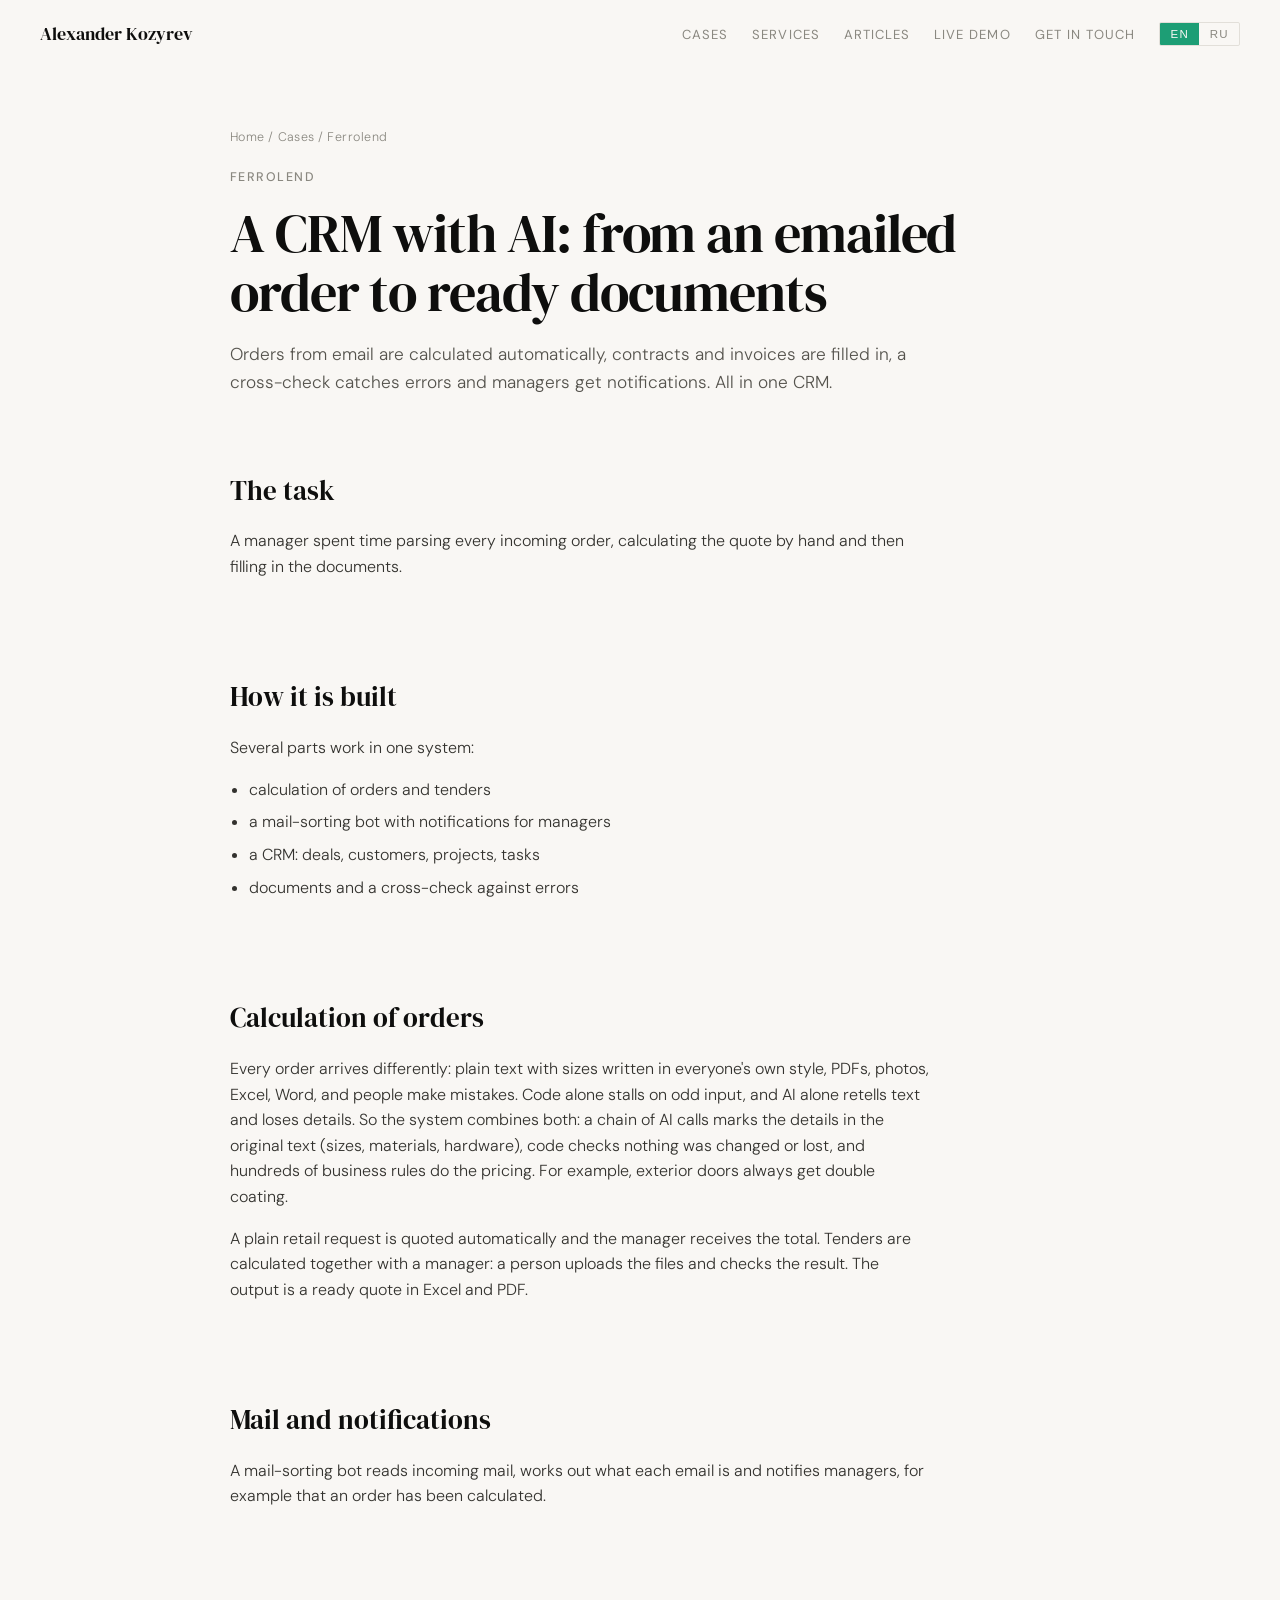
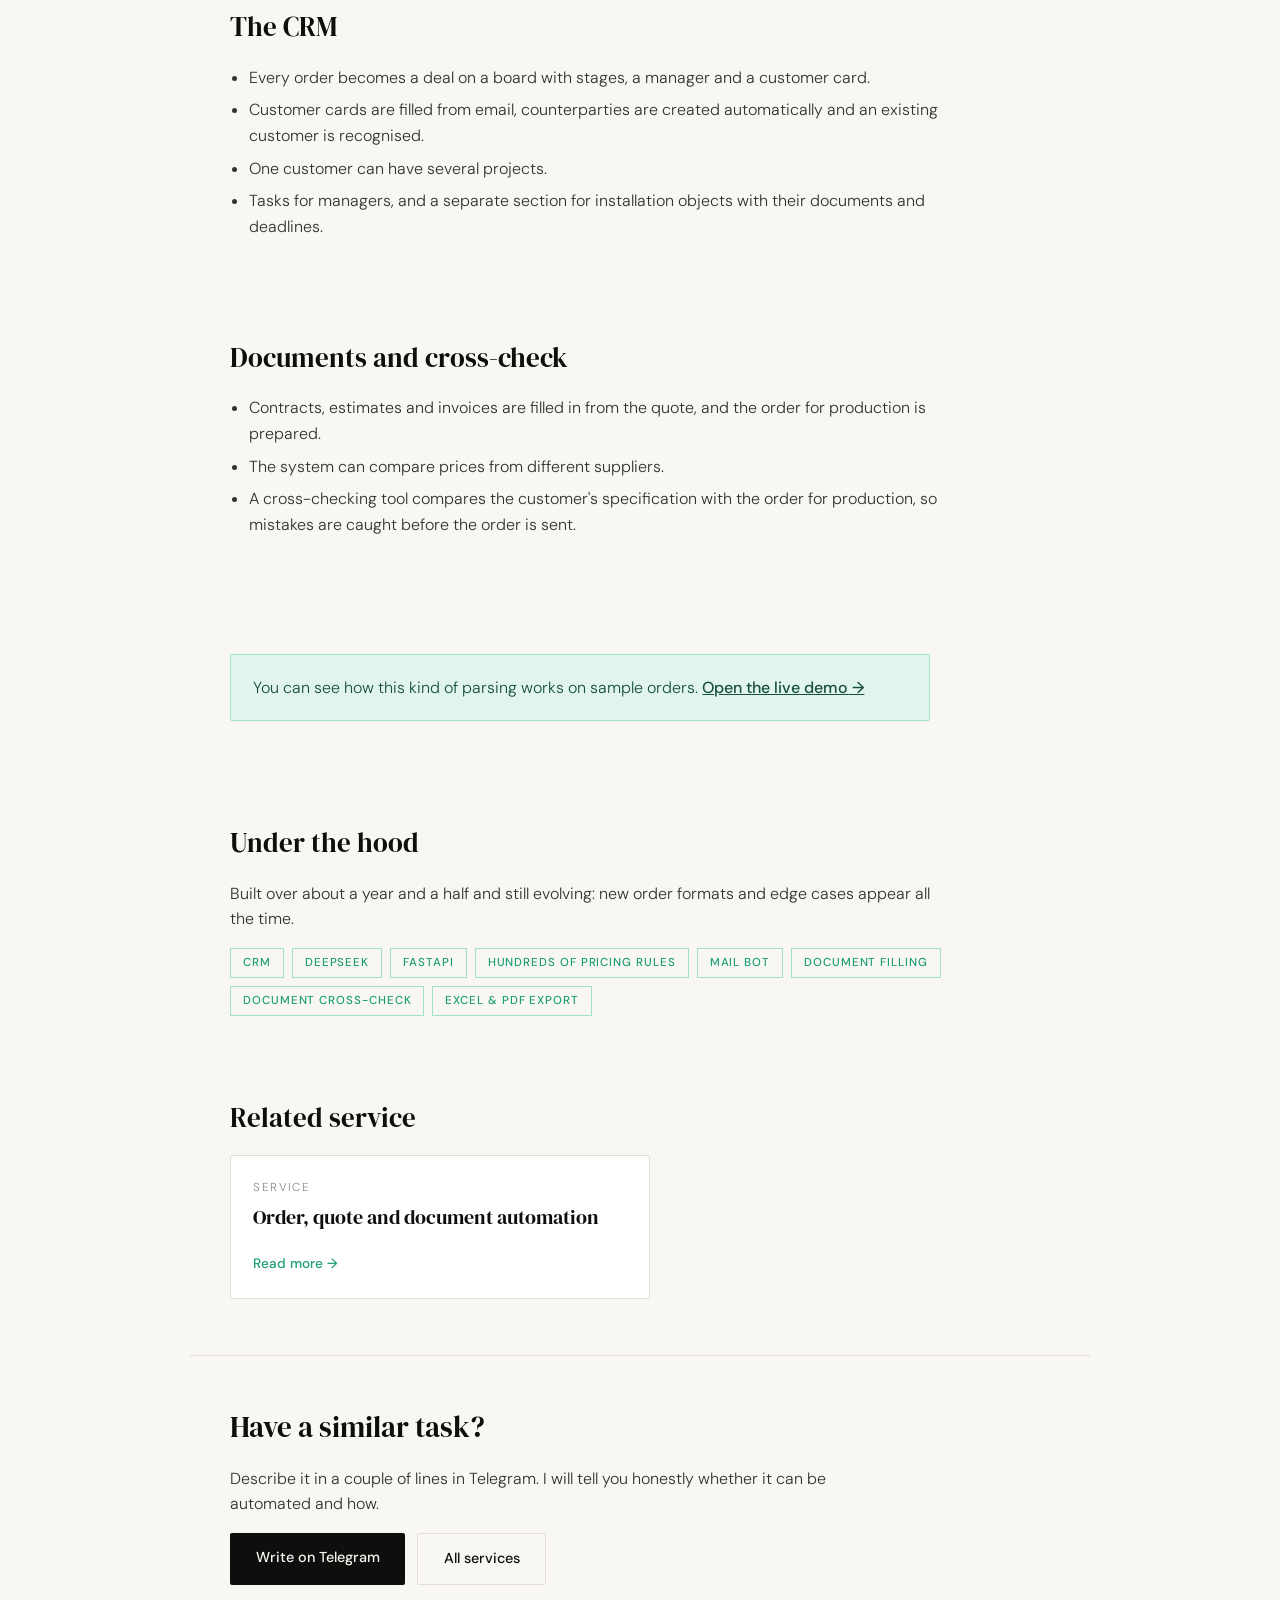
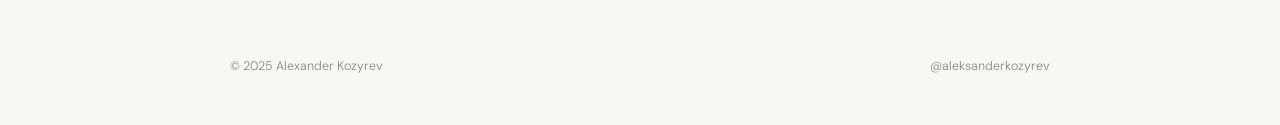
<file: cases/ferrolend/index.html>
<!DOCTYPE html>
<html lang="en">
<head>
<meta charset="UTF-8">
<meta name="viewport" content="width=device-width, initial-scale=1.0">
<title data-en="A CRM with AI: from an emailed order to ready documents | Case" data-ru="CRM с ИИ: от заявки на почте до готовых документов | Кейс">A CRM with AI: from an emailed order to ready documents | Case</title>
<meta name="description" content="Orders arrive in any format. AI marks the details, code verifies them, hundreds of rules price the quote. Mail bot, CRM, documents and a cross-check in one system.">
<link rel="canonical" href="https://assist9998.github.io/cases/ferrolend/index.html">
<meta property="og:title" content="A CRM with AI: from an emailed order to ready documents | Case">
<meta property="og:description" content="Orders arrive in any format. AI marks the details, code verifies them, hundreds of rules price the quote. Mail bot, CRM, documents and a cross-check in one system.">
<meta property="og:type" content="website">
<meta property="og:url" content="https://assist9998.github.io/cases/ferrolend/index.html">
<link rel="preconnect" href="https://fonts.googleapis.com">
<link href="https://fonts.googleapis.com/css2?family=DM+Serif+Display:ital@0;1&family=DM+Sans:wght@300;400;500&display=swap" rel="stylesheet">
<link rel="stylesheet" href="../../assets/site.css">

</head>
<body>
<nav id="nav">
  <a class="nav-logo" href="../.././" style="text-decoration:none;color:inherit">Alexander Kozyrev</a>
  <div class="nav-right nav-links">
    <a class="nav-link" href="../../cases/"><span data-en>Cases</span><span data-ru style="display:none">Кейсы</span></a>
    <a class="nav-link" href="../../services/"><span data-en>Services</span><span data-ru style="display:none">Услуги</span></a>
    <a class="nav-link" href="../../articles/"><span data-en>Articles</span><span data-ru style="display:none">Статьи</span></a>
    <a class="nav-link" href="../../demo.html"><span data-en>Live demo</span><span data-ru style="display:none">Демо</span></a>
    <a class="nav-link keep" href="https://t.me/aleksanderkozyrev" target="_blank" rel="noopener"><span data-en>Get in touch</span><span data-ru style="display:none">Написать</span></a>
    <div class="lang-toggle">
      <button class="lang-btn active" data-lang="en">EN</button>
      <button class="lang-btn" data-lang="ru">RU</button>
    </div>
    <button class="nav-burger" id="burger" aria-label="Menu" aria-expanded="false"><svg width="18" height="14" viewBox="0 0 18 14" fill="none" stroke="currentColor" stroke-width="1.6" stroke-linecap="round"><path d="M1 1h16M1 7h16M1 13h16"/></svg></button>
  </div>
  <div class="nav-menu">
    <a href="../../cases/"><span data-en>Cases</span><span data-ru style="display:none">Кейсы</span></a>
    <a href="../../services/"><span data-en>Services</span><span data-ru style="display:none">Услуги</span></a>
    <a href="../../articles/"><span data-en>Articles</span><span data-ru style="display:none">Статьи</span></a>
    <a href="../../demo.html"><span data-en>Live demo</span><span data-ru style="display:none">Демо</span></a>
    <a href="https://t.me/aleksanderkozyrev" target="_blank" rel="noopener"><span data-en>Get in touch</span><span data-ru style="display:none">Написать</span></a>
  </div>
</nav>
<header class="page-head">
  <p class="crumbs"><a href="../../"><span data-en>Home</span><span data-ru style="display:none">Главная</span></a> / <a href="../"><span data-en>Cases</span><span data-ru style="display:none">Кейсы</span></a> / Ferrolend</p>
  <p class="meta-line"><span data-en>Ferrolend</span><span data-ru style="display:none">Ferrolend · Россия</span></p>
  <h1><span data-en>A CRM with AI: from an emailed order to ready documents</span><span data-ru style="display:none">CRM с ИИ: от заявки на почте до готовых документов</span></h1>
  <p class="lead"><span data-en>Orders from email are calculated automatically, contracts and invoices are filled in, a cross-check catches errors and managers get notifications. All in one CRM.</span><span data-ru style="display:none">Заявки с почты считаются автоматически, договоры и счета заполняются сами, сверка находит ошибки, а менеджеры получают уведомления. Всё в одной CRM.</span></p>
</header><section class="sec"><h2><span data-en>The task</span><span data-ru style="display:none">Задача</span></h2><p><span data-en>A manager spent time parsing every incoming order, calculating the quote by hand and then filling in the documents.</span><span data-ru style="display:none">Менеджер тратил время на ручной разбор каждой входящей заявки, расчёт КП и заполнение документов.</span></p></section><section class="sec"><h2><span data-en>How it is built</span><span data-ru style="display:none">Как это устроено</span></h2><p><span data-en>Several parts work in one system:</span><span data-ru style="display:none">В одной системе работают несколько частей:</span></p><ul><li><span data-en>calculation of orders and tenders</span><span data-ru style="display:none">расчёт заявок и тендеров</span></li><li><span data-en>a mail-sorting bot with notifications for managers</span><span data-ru style="display:none">бот-сортировщик почты с уведомлениями менеджерам</span></li><li><span data-en>a CRM: deals, customers, projects, tasks</span><span data-ru style="display:none">CRM: сделки, заказчики, проекты, задачи</span></li><li><span data-en>documents and a cross-check against errors</span><span data-ru style="display:none">документы и сверка против ошибок</span></li></ul></section><section class="sec"><h2><span data-en>Calculation of orders</span><span data-ru style="display:none">Расчёт заявок</span></h2><p><span data-en>Every order arrives differently: plain text with sizes written in everyone's own style, PDFs, photos, Excel, Word, and people make mistakes. Code alone stalls on odd input, and AI alone retells text and loses details. So the system combines both: a chain of AI calls marks the details in the original text (sizes, materials, hardware), code checks nothing was changed or lost, and hundreds of business rules do the pricing. For example, exterior doors always get double coating.</span><span data-ru style="display:none">Каждая заявка приходит по-своему: обычный текст, где размеры у каждого записаны в своём стиле, PDF, фото, Excel, Word, и люди ошибаются. Один код стопорится на странном вводе, а один ИИ пересказывает текст и теряет детали. Поэтому система совмещает оба подхода: цепочка вызовов ИИ размечает детали в исходном тексте (размеры, материалы, фурнитура), код проверяет, что ничего не изменено и не потеряно, а цену считают сотни бизнес-правил. Например, наружным дверям всегда ставится двойная покраска.</span></p><p><span data-en>A plain retail request is quoted automatically and the manager receives the total. Tenders are calculated together with a manager: a person uploads the files and checks the result. The output is a ready quote in Excel and PDF.</span><span data-ru style="display:none">Обычную розничную заявку система считает сама, и менеджер получает сумму. Тендеры считаются вместе с менеджером: человек загружает файлы и проверяет результат. На выходе готовое коммерческое предложение в Excel и PDF.</span></p></section><section class="sec"><h2><span data-en>Mail and notifications</span><span data-ru style="display:none">Почта и уведомления</span></h2><p><span data-en>A mail-sorting bot reads incoming mail, works out what each email is and notifies managers, for example that an order has been calculated.</span><span data-ru style="display:none">Бот-сортировщик читает входящую почту, определяет, что это за письмо, и присылает менеджерам уведомления, например о том, что заявка посчитана.</span></p></section><section class="sec"><h2><span data-en>The CRM</span><span data-ru style="display:none">CRM</span></h2><ul><li><span data-en>Every order becomes a deal on a board with stages, a manager and a customer card.</span><span data-ru style="display:none">Каждая заявка становится сделкой на доске с этапами, менеджером и карточкой заказчика.</span></li><li><span data-en>Customer cards are filled from email, counterparties are created automatically and an existing customer is recognised.</span><span data-ru style="display:none">Карточки заказчиков заполняются из почты, контрагенты создаются автоматически, а уже известный заказчик узнаётся.</span></li><li><span data-en>One customer can have several projects.</span><span data-ru style="display:none">У одного заказчика может быть несколько проектов.</span></li><li><span data-en>Tasks for managers, and a separate section for installation objects with their documents and deadlines.</span><span data-ru style="display:none">Задачи для менеджеров и отдельный раздел монтажных объектов с документами и сроками.</span></li></ul></section><section class="sec"><h2><span data-en>Documents and cross-check</span><span data-ru style="display:none">Документы и сверка</span></h2><ul><li><span data-en>Contracts, estimates and invoices are filled in from the quote, and the order for production is prepared.</span><span data-ru style="display:none">Договор, смета и счёт заполняются из КП, готовится заказ на производство.</span></li><li><span data-en>The system can compare prices from different suppliers.</span><span data-ru style="display:none">Можно сравнивать цены разных поставщиков.</span></li><li><span data-en>A cross-checking tool compares the customer's specification with the order for production, so mistakes are caught before the order is sent.</span><span data-ru style="display:none">Инструмент-сверщик сравнивает спецификацию заказчика с заказом на производство, чтобы ошибки находились до отправки заказа.</span></li></ul></section><section class="sec"><div class="callout"><p><span data-en>You can see how this kind of parsing works on sample orders.</span><span data-ru style="display:none">Как работает такой разбор, можно посмотреть на примерах заявок.</span> <a href="../../demo.html" style="color:#164f3b;font-weight:500"><span data-en>Open the live demo</span><span data-ru style="display:none">Открыть демо</span> →</a></p></div></section><section class="sec"><h2><span data-en>Under the hood</span><span data-ru style="display:none">Под капотом</span></h2><p><span data-en>Built over about a year and a half and still evolving: new order formats and edge cases appear all the time.</span><span data-ru style="display:none">Делается около полутора лет и продолжает развиваться: новые форматы заявок и особые случаи появляются постоянно.</span></p><div class="tagrow"><span class="tag"><span data-en>CRM</span><span data-ru style="display:none">CRM</span></span><span class="tag"><span data-en>DeepSeek</span><span data-ru style="display:none">DeepSeek</span></span><span class="tag"><span data-en>FastAPI</span><span data-ru style="display:none">FastAPI</span></span><span class="tag"><span data-en>Hundreds of pricing rules</span><span data-ru style="display:none">Сотни правил цены</span></span><span class="tag"><span data-en>Mail bot</span><span data-ru style="display:none">Почтовый бот</span></span><span class="tag"><span data-en>Document filling</span><span data-ru style="display:none">Заполнение документов</span></span><span class="tag"><span data-en>Document cross-check</span><span data-ru style="display:none">Сверка документов</span></span><span class="tag"><span data-en>Excel & PDF export</span><span data-ru style="display:none">Выгрузка в Excel и PDF</span></span></div></section><section class="sec"><h2><span data-en>Related service</span><span data-ru style="display:none">Связанная услуга</span></h2>
  <a class="card" href="../../services/order-automation/" style="max-width:420px"><div class="k"><span data-en>Service</span><span data-ru style="display:none">Услуга</span></div><div class="t"><span data-en>Order, quote and document automation</span><span data-ru style="display:none">Автоматизация заказов, расчётов и документов</span></div><span class="go"><span data-en>Read more</span><span data-ru style="display:none">Подробнее</span> →</span></a></section>
<div class="sub-contact">
  <h2><span data-en>Have a similar task?</span><span data-ru style="display:none">Есть похожая задача?</span></h2>
  <p style="max-width:640px;color:#33322e"><span data-en>Describe it in a couple of lines in Telegram. I will tell you honestly whether it can be automated and how.</span><span data-ru style="display:none">Опишите её парой строк в Telegram. Я честно скажу, можно ли это автоматизировать и как.</span></p>
  <div class="btn-row"><a class="btn" href="https://t.me/aleksanderkozyrev" target="_blank" rel="noopener"><span data-en>Write on Telegram</span><span data-ru style="display:none">Написать в Telegram</span></a><a class="btn ghost" href="../../services/"><span data-en>All services</span><span data-ru style="display:none">Все услуги</span></a></div>
</div>
<footer>
  <span>© 2025 Alexander Kozyrev</span>
  <a href="https://t.me/aleksanderkozyrev" style="color:var(--gray);text-decoration:none;" target="_blank" rel="noopener">@aleksanderkozyrev</a>
</footer>

<script src="../../assets/site.js"></script>
</body>
</html>
</file>
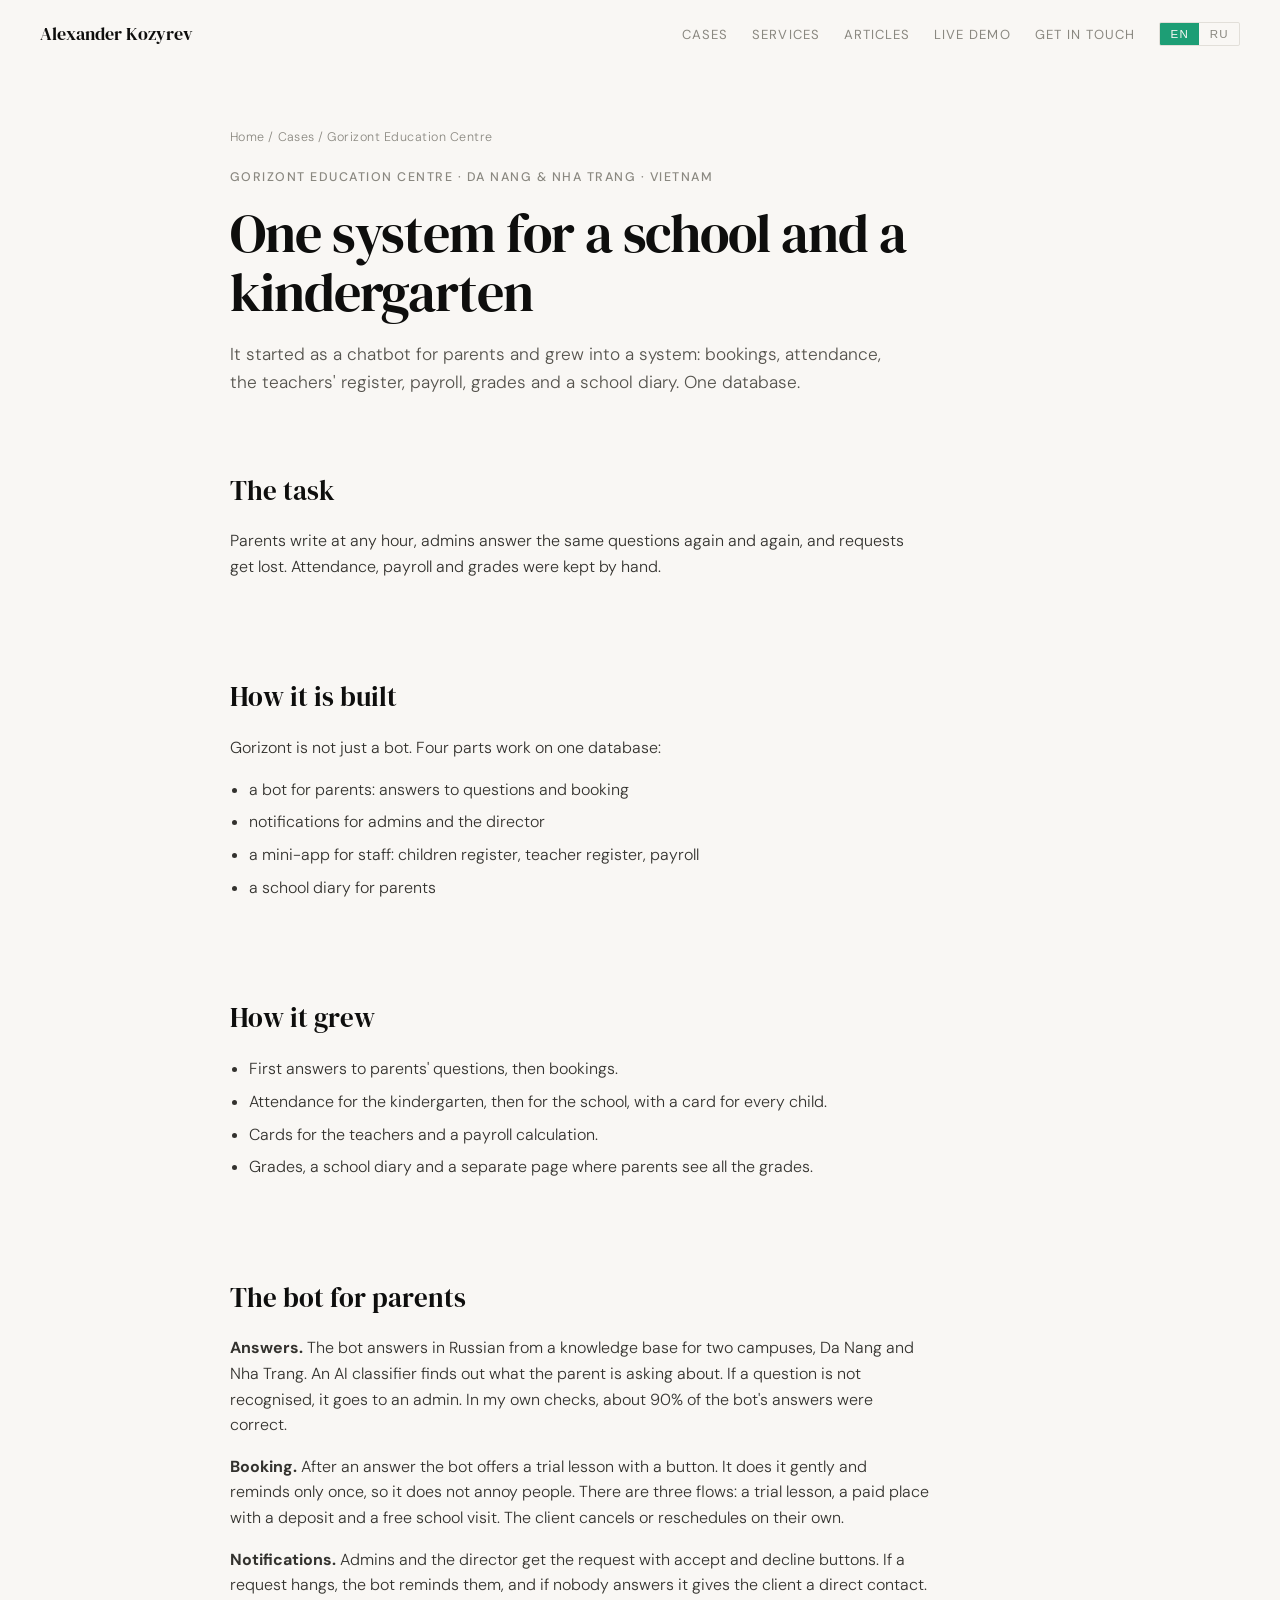
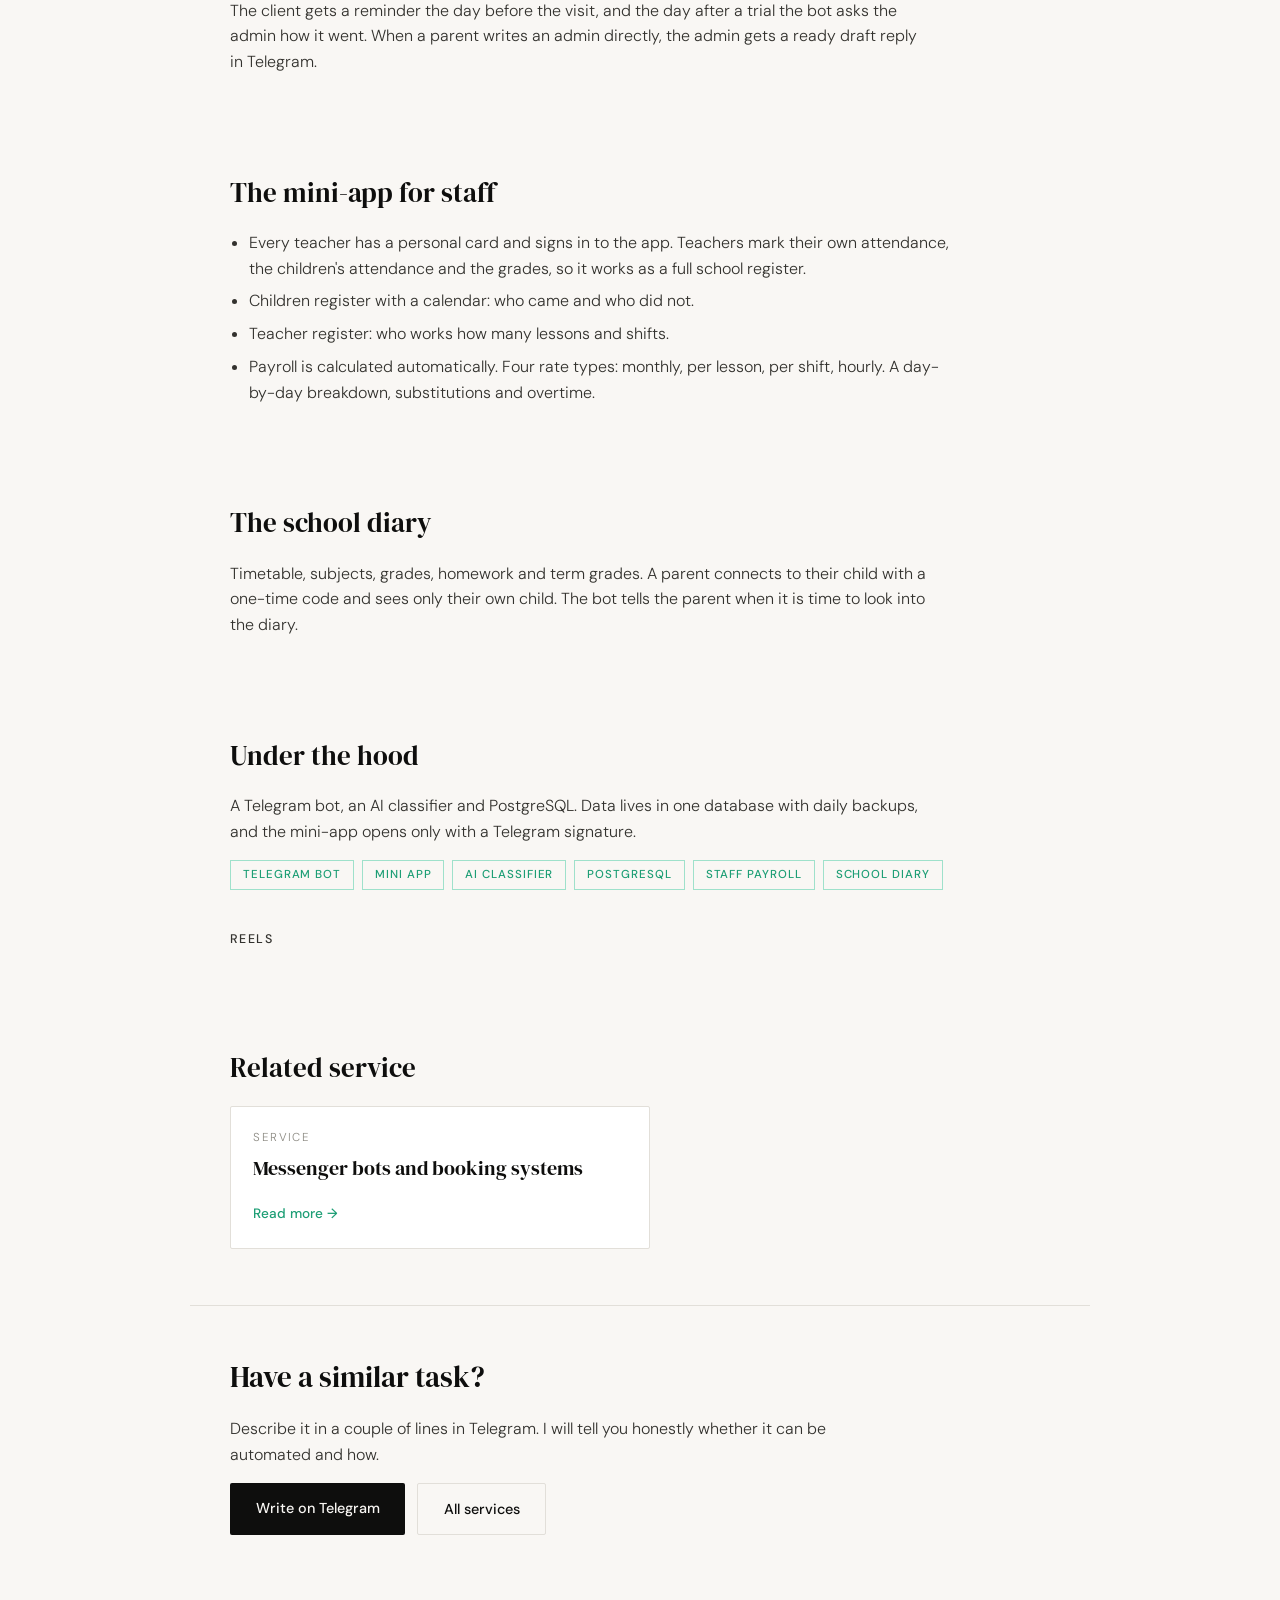
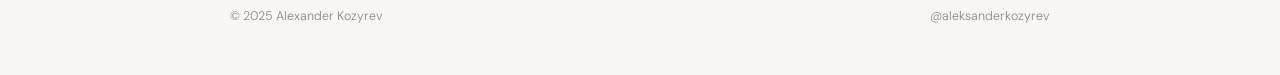
<file: cases/gorizont/index.html>
<!DOCTYPE html>
<html lang="en">
<head>
<meta charset="UTF-8">
<meta name="viewport" content="width=device-width, initial-scale=1.0">
<title data-en="One system for a school and a kindergarten: bot, register, payroll | Case" data-ru="Система для школы и детского сада: бот, журнал, зарплата | Кейс">One system for a school and a kindergarten: bot, register, payroll | Case</title>
<meta name="description" content="A Telegram bot answers parents and books lessons, teachers keep the register, payroll calculates itself and parents see the school diary. One database.">
<link rel="canonical" href="https://assist9998.github.io/cases/gorizont/index.html">
<meta property="og:title" content="One system for a school and a kindergarten: bot, register, payroll | Case">
<meta property="og:description" content="A Telegram bot answers parents and books lessons, teachers keep the register, payroll calculates itself and parents see the school diary. One database.">
<meta property="og:type" content="website">
<meta property="og:url" content="https://assist9998.github.io/cases/gorizont/index.html">
<link rel="preconnect" href="https://fonts.googleapis.com">
<link href="https://fonts.googleapis.com/css2?family=DM+Serif+Display:ital@0;1&family=DM+Sans:wght@300;400;500&display=swap" rel="stylesheet">
<link rel="stylesheet" href="../../assets/site.css">

</head>
<body>
<nav id="nav">
  <a class="nav-logo" href="../.././" style="text-decoration:none;color:inherit">Alexander Kozyrev</a>
  <div class="nav-right nav-links">
    <a class="nav-link" href="../../cases/"><span data-en>Cases</span><span data-ru style="display:none">Кейсы</span></a>
    <a class="nav-link" href="../../services/"><span data-en>Services</span><span data-ru style="display:none">Услуги</span></a>
    <a class="nav-link" href="../../articles/"><span data-en>Articles</span><span data-ru style="display:none">Статьи</span></a>
    <a class="nav-link" href="../../demo.html"><span data-en>Live demo</span><span data-ru style="display:none">Демо</span></a>
    <a class="nav-link keep" href="https://t.me/aleksanderkozyrev" target="_blank" rel="noopener"><span data-en>Get in touch</span><span data-ru style="display:none">Написать</span></a>
    <div class="lang-toggle">
      <button class="lang-btn active" data-lang="en">EN</button>
      <button class="lang-btn" data-lang="ru">RU</button>
    </div>
    <button class="nav-burger" id="burger" aria-label="Menu" aria-expanded="false"><svg width="18" height="14" viewBox="0 0 18 14" fill="none" stroke="currentColor" stroke-width="1.6" stroke-linecap="round"><path d="M1 1h16M1 7h16M1 13h16"/></svg></button>
  </div>
  <div class="nav-menu">
    <a href="../../cases/"><span data-en>Cases</span><span data-ru style="display:none">Кейсы</span></a>
    <a href="../../services/"><span data-en>Services</span><span data-ru style="display:none">Услуги</span></a>
    <a href="../../articles/"><span data-en>Articles</span><span data-ru style="display:none">Статьи</span></a>
    <a href="../../demo.html"><span data-en>Live demo</span><span data-ru style="display:none">Демо</span></a>
    <a href="https://t.me/aleksanderkozyrev" target="_blank" rel="noopener"><span data-en>Get in touch</span><span data-ru style="display:none">Написать</span></a>
  </div>
</nav>
<header class="page-head">
  <p class="crumbs"><a href="../../"><span data-en>Home</span><span data-ru style="display:none">Главная</span></a> / <a href="../"><span data-en>Cases</span><span data-ru style="display:none">Кейсы</span></a> / Gorizont Education Centre</p>
  <p class="meta-line"><span data-en>Gorizont Education Centre · Da Nang & Nha Trang · Vietnam</span><span data-ru style="display:none">Gorizont Education Centre · Дананг и Нячанг · Вьетнам</span></p>
  <h1><span data-en>One system for a school and a kindergarten</span><span data-ru style="display:none">Одна система для школы и детского сада</span></h1>
  <p class="lead"><span data-en>It started as a chatbot for parents and grew into a system: bookings, attendance, the teachers' register, payroll, grades and a school diary. One database.</span><span data-ru style="display:none">Началось с чат-бота для родителей и выросло в систему: запись, посещаемость, журнал учителей, зарплата, оценки и школьный дневник. Одна база данных.</span></p>
</header><section class="sec"><h2><span data-en>The task</span><span data-ru style="display:none">Задача</span></h2><p><span data-en>Parents write at any hour, admins answer the same questions again and again, and requests get lost. Attendance, payroll and grades were kept by hand.</span><span data-ru style="display:none">Родители пишут в любое время, администраторы отвечают на одни и те же вопросы, заявки теряются. Посещаемость, зарплата и оценки велись вручную.</span></p></section><section class="sec"><h2><span data-en>How it is built</span><span data-ru style="display:none">Как это устроено</span></h2><p><span data-en>Gorizont is not just a bot. Four parts work on one database:</span><span data-ru style="display:none">Горизонт это не только бот. Четыре части работают на одной базе данных:</span></p><ul><li><span data-en>a bot for parents: answers to questions and booking</span><span data-ru style="display:none">бот для родителей: ответы на вопросы и запись</span></li><li><span data-en>notifications for admins and the director</span><span data-ru style="display:none">уведомления администраторам и директору</span></li><li><span data-en>a mini-app for staff: children register, teacher register, payroll</span><span data-ru style="display:none">мини-приложение для персонала: журнал детей, журнал педагогов, зарплата</span></li><li><span data-en>a school diary for parents</span><span data-ru style="display:none">школьный дневник для родителей</span></li></ul></section><section class="sec"><h2><span data-en>How it grew</span><span data-ru style="display:none">Как это выросло</span></h2><ul><li><span data-en>First answers to parents' questions, then bookings.</span><span data-ru style="display:none">Сначала ответы на вопросы родителей, потом запись.</span></li><li><span data-en>Attendance for the kindergarten, then for the school, with a card for every child.</span><span data-ru style="display:none">Посещаемость детского сада, потом школы, с карточкой на каждого ребёнка.</span></li><li><span data-en>Cards for the teachers and a payroll calculation.</span><span data-ru style="display:none">Карточки учителей и расчёт зарплаты.</span></li><li><span data-en>Grades, a school diary and a separate page where parents see all the grades.</span><span data-ru style="display:none">Оценки, школьный дневник и отдельная страница, где родители видят все оценки.</span></li></ul></section><section class="sec"><h2><span data-en>The bot for parents</span><span data-ru style="display:none">Бот для родителей</span></h2><p><strong><span data-en>Answers.</span><span data-ru style="display:none">Ответы.</span></strong> <span data-en>The bot answers in Russian from a knowledge base for two campuses, Da Nang and Nha Trang. An AI classifier finds out what the parent is asking about. If a question is not recognised, it goes to an admin. In my own checks, about 90% of the bot's answers were correct.</span><span data-ru style="display:none">Бот отвечает на русском по базе знаний двух филиалов, Дананг и Нячанг. Классификатор на основе ИИ определяет, о чём спрашивает родитель. Если вопрос не распознан, он уходит администратору. По моим замерам, около 90% ответов бота правильные.</span></p><p><strong><span data-en>Booking.</span><span data-ru style="display:none">Запись.</span></strong> <span data-en>After an answer the bot offers a trial lesson with a button. It does it gently and reminds only once, so it does not annoy people. There are three flows: a trial lesson, a paid place with a deposit and a free school visit. The client cancels or reschedules on their own.</span><span data-ru style="display:none">После ответа бот предлагает записаться на пробное занятие кнопкой. Предлагает мягко и напоминает один раз, чтобы не надоедать. Три сценария: пробное занятие, платная бронь места с депозитом и бесплатное знакомство со школой. Отмену и перенос клиент делает сам.</span></p><p><strong><span data-en>Notifications.</span><span data-ru style="display:none">Уведомления.</span></strong> <span data-en>Admins and the director get the request with accept and decline buttons. If a request hangs, the bot reminds them, and if nobody answers it gives the client a direct contact. The client gets a reminder the day before the visit, and the day after a trial the bot asks the admin how it went. When a parent writes an admin directly, the admin gets a ready draft reply in Telegram.</span><span data-ru style="display:none">Администратор и директор получают заявку с кнопками принять или отклонить. Если заявка зависла, бот напоминает им, а если ответа нет совсем, даёт клиенту прямой контакт. За день до визита клиенту приходит напоминание, а на следующий день после пробного бот спрашивает у администратора результат. Когда родитель пишет администратору лично, тот получает в Telegram готовый черновик ответа.</span></p></section><section class="sec"><h2><span data-en>The mini-app for staff</span><span data-ru style="display:none">Мини-приложение для персонала</span></h2><ul><li><span data-en>Every teacher has a personal card and signs in to the app. Teachers mark their own attendance, the children's attendance and the grades, so it works as a full school register.</span><span data-ru style="display:none">У каждого учителя своя карточка, и он заходит в приложение сам. Учитель отмечает свою посещаемость, посещаемость детей и ставит оценки, так что это полноценный журнал.</span></li><li><span data-en>Children register with a calendar: who came and who did not.</span><span data-ru style="display:none">Журнал детей с календарём: кто пришёл, кто нет.</span></li><li><span data-en>Teacher register: who works how many lessons and shifts.</span><span data-ru style="display:none">Журнал педагогов: кто сколько занятий и смен отработал.</span></li><li><span data-en>Payroll is calculated automatically. Four rate types: monthly, per lesson, per shift, hourly. A day-by-day breakdown, substitutions and overtime.</span><span data-ru style="display:none">Зарплата считается автоматически. Четыре типа ставки: месяц, занятие, смена, час. Разбивка по дням, замены и переработки.</span></li></ul></section><section class="sec"><h2><span data-en>The school diary</span><span data-ru style="display:none">Школьный дневник</span></h2><p><span data-en>Timetable, subjects, grades, homework and term grades. A parent connects to their child with a one-time code and sees only their own child. The bot tells the parent when it is time to look into the diary.</span><span data-ru style="display:none">Расписание, предметы, оценки, домашние задания и четвертные оценки. Родитель подключается к ребёнку по одноразовому коду и видит только своего ребёнка. Бот сообщает родителю, когда пора заглянуть в дневник.</span></p></section><section class="sec"><h2><span data-en>Under the hood</span><span data-ru style="display:none">Под капотом</span></h2><p><span data-en>A Telegram bot, an AI classifier and PostgreSQL. Data lives in one database with daily backups, and the mini-app opens only with a Telegram signature.</span><span data-ru style="display:none">Telegram-бот, классификатор на основе ИИ и PostgreSQL. Данные хранятся в одной базе с ежедневными резервными копиями, а мини-приложение открывается только по подписи Telegram.</span></p><div class="tagrow"><span class="tag"><span data-en>Telegram bot</span><span data-ru style="display:none">Telegram-бот</span></span><span class="tag"><span data-en>Mini App</span><span data-ru style="display:none">Мини-приложение</span></span><span class="tag"><span data-en>AI classifier</span><span data-ru style="display:none">ИИ-классификатор</span></span><span class="tag"><span data-en>PostgreSQL</span><span data-ru style="display:none">PostgreSQL</span></span><span class="tag"><span data-en>Staff payroll</span><span data-ru style="display:none">Зарплата персонала</span></span><span class="tag"><span data-en>School diary</span><span data-ru style="display:none">Школьный дневник</span></span></div></section><div class="sec" style="padding-top:0"><p class="meta-line"><span data-en>Reels</span><span data-ru style="display:none">Видео</span></p><div style="display:flex;flex-wrap:wrap;gap:1.5rem;">
<div style="flex:0 0 326px;max-width:100%;"><blockquote class="instagram-media" data-instgrm-permalink="https://www.instagram.com/reel/DfjasCOoeQQ/" data-instgrm-version="14" style="margin:0;max-width:326px;min-width:280px;width:100%;"></blockquote></div>
<div style="flex:0 0 326px;max-width:100%;"><blockquote class="instagram-media" data-instgrm-permalink="https://www.instagram.com/reel/DeLvpt_ASKb/" data-instgrm-version="14" style="margin:0;max-width:326px;min-width:280px;width:100%;"></blockquote></div>
</div></div><section class="sec"><h2><span data-en>Related service</span><span data-ru style="display:none">Связанная услуга</span></h2>
  <a class="card" href="../../services/telegram-bots/" style="max-width:420px"><div class="k"><span data-en>Service</span><span data-ru style="display:none">Услуга</span></div><div class="t"><span data-en>Messenger bots and booking systems</span><span data-ru style="display:none">Боты в мессенджерах и системы записи</span></div><span class="go"><span data-en>Read more</span><span data-ru style="display:none">Подробнее</span> →</span></a></section>
<div class="sub-contact">
  <h2><span data-en>Have a similar task?</span><span data-ru style="display:none">Есть похожая задача?</span></h2>
  <p style="max-width:640px;color:#33322e"><span data-en>Describe it in a couple of lines in Telegram. I will tell you honestly whether it can be automated and how.</span><span data-ru style="display:none">Опишите её парой строк в Telegram. Я честно скажу, можно ли это автоматизировать и как.</span></p>
  <div class="btn-row"><a class="btn" href="https://t.me/aleksanderkozyrev" target="_blank" rel="noopener"><span data-en>Write on Telegram</span><span data-ru style="display:none">Написать в Telegram</span></a><a class="btn ghost" href="../../services/"><span data-en>All services</span><span data-ru style="display:none">Все услуги</span></a></div>
</div>
<footer>
  <span>© 2025 Alexander Kozyrev</span>
  <a href="https://t.me/aleksanderkozyrev" style="color:var(--gray);text-decoration:none;" target="_blank" rel="noopener">@aleksanderkozyrev</a>
</footer>
<script async src="https://www.instagram.com/embed.js"></script>
<script src="../../assets/site.js"></script>
</body>
</html>
</file>
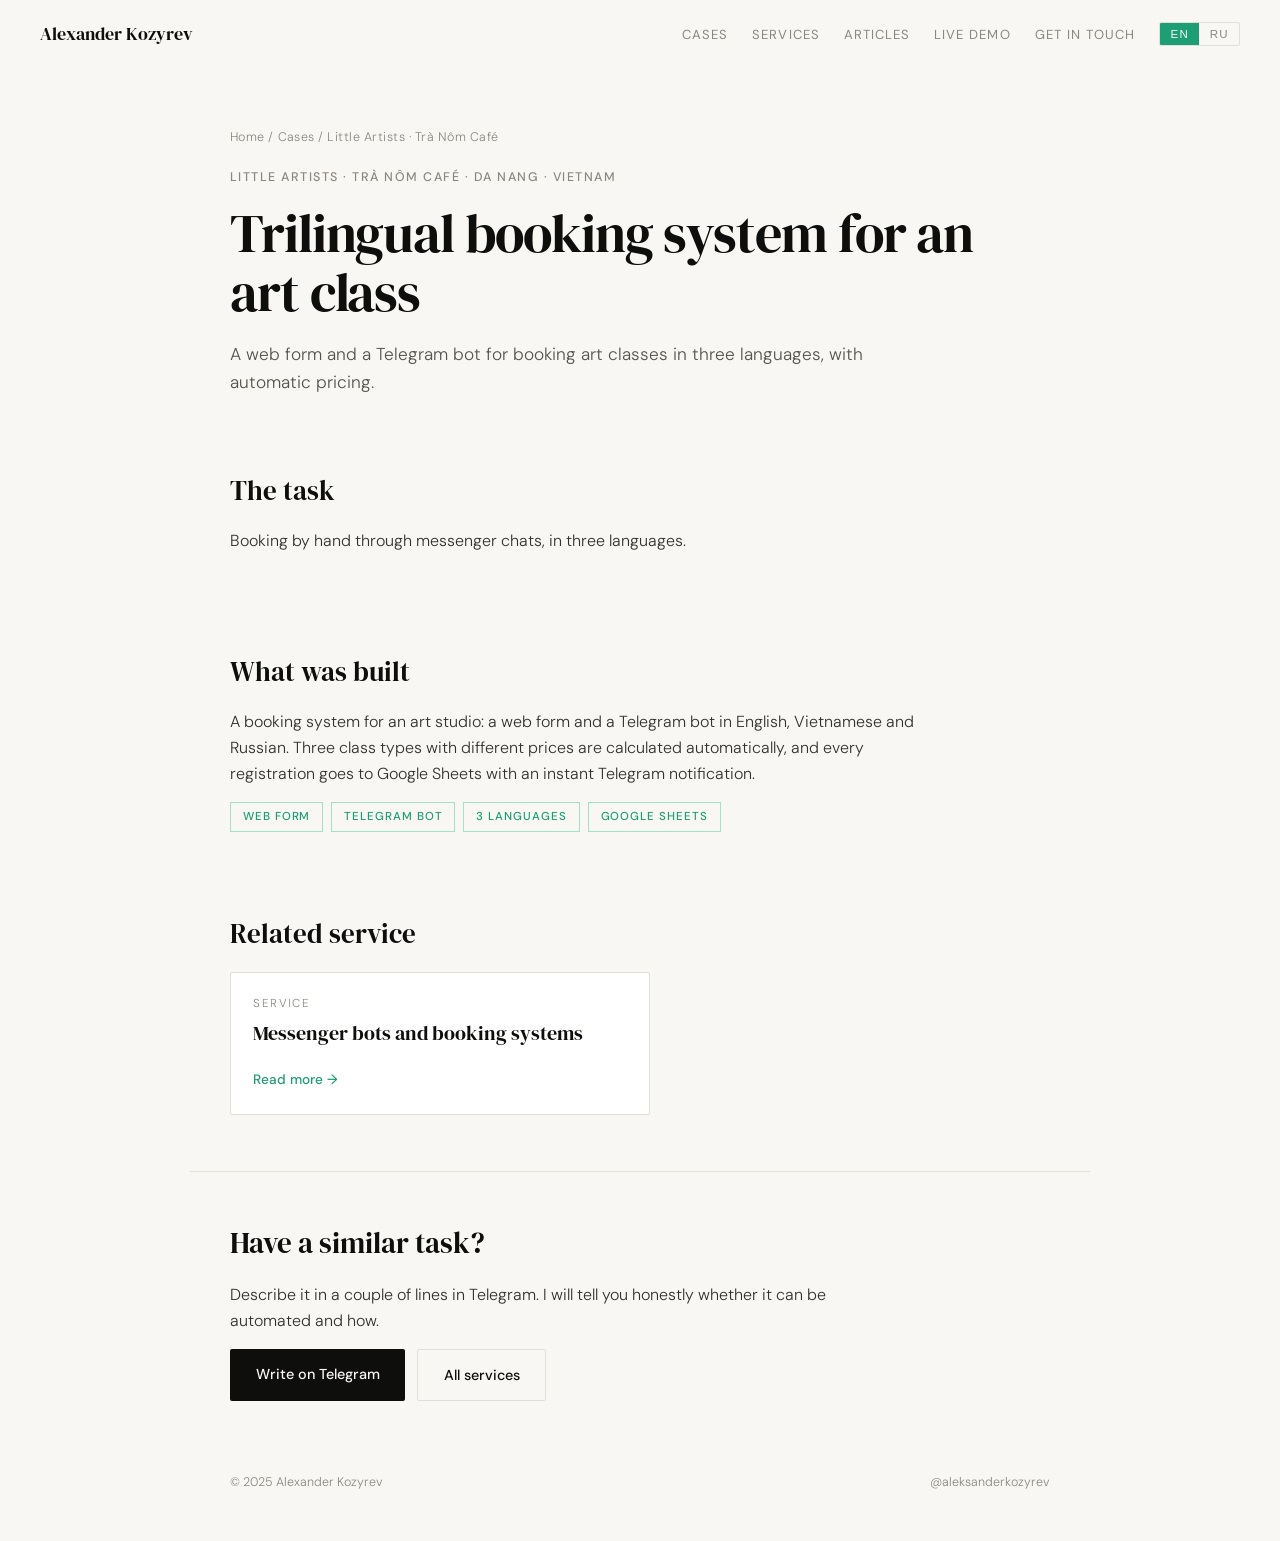
<file: cases/little-artists/index.html>
<!DOCTYPE html>
<html lang="en">
<head>
<meta charset="UTF-8">
<meta name="viewport" content="width=device-width, initial-scale=1.0">
<title data-en="Trilingual booking system for an art class | Case" data-ru="Трёхъязычная система записи для арт-студии | Кейс">Trilingual booking system for an art class | Case</title>
<meta name="description" content="Web form and Telegram bot in English, Vietnamese and Russian, automatic pricing, Google Sheets and instant notifications.">
<link rel="canonical" href="https://assist9998.github.io/cases/little-artists/index.html">
<meta property="og:title" content="Trilingual booking system for an art class | Case">
<meta property="og:description" content="Web form and Telegram bot in English, Vietnamese and Russian, automatic pricing, Google Sheets and instant notifications.">
<meta property="og:type" content="website">
<meta property="og:url" content="https://assist9998.github.io/cases/little-artists/index.html">
<link rel="preconnect" href="https://fonts.googleapis.com">
<link href="https://fonts.googleapis.com/css2?family=DM+Serif+Display:ital@0;1&family=DM+Sans:wght@300;400;500&display=swap" rel="stylesheet">
<link rel="stylesheet" href="../../assets/site.css">

</head>
<body>
<nav id="nav">
  <a class="nav-logo" href="../.././" style="text-decoration:none;color:inherit">Alexander Kozyrev</a>
  <div class="nav-right nav-links">
    <a class="nav-link" href="../../cases/"><span data-en>Cases</span><span data-ru style="display:none">Кейсы</span></a>
    <a class="nav-link" href="../../services/"><span data-en>Services</span><span data-ru style="display:none">Услуги</span></a>
    <a class="nav-link" href="../../articles/"><span data-en>Articles</span><span data-ru style="display:none">Статьи</span></a>
    <a class="nav-link" href="../../demo.html"><span data-en>Live demo</span><span data-ru style="display:none">Демо</span></a>
    <a class="nav-link keep" href="https://t.me/aleksanderkozyrev" target="_blank" rel="noopener"><span data-en>Get in touch</span><span data-ru style="display:none">Написать</span></a>
    <div class="lang-toggle">
      <button class="lang-btn active" data-lang="en">EN</button>
      <button class="lang-btn" data-lang="ru">RU</button>
    </div>
    <button class="nav-burger" id="burger" aria-label="Menu" aria-expanded="false"><svg width="18" height="14" viewBox="0 0 18 14" fill="none" stroke="currentColor" stroke-width="1.6" stroke-linecap="round"><path d="M1 1h16M1 7h16M1 13h16"/></svg></button>
  </div>
  <div class="nav-menu">
    <a href="../../cases/"><span data-en>Cases</span><span data-ru style="display:none">Кейсы</span></a>
    <a href="../../services/"><span data-en>Services</span><span data-ru style="display:none">Услуги</span></a>
    <a href="../../articles/"><span data-en>Articles</span><span data-ru style="display:none">Статьи</span></a>
    <a href="../../demo.html"><span data-en>Live demo</span><span data-ru style="display:none">Демо</span></a>
    <a href="https://t.me/aleksanderkozyrev" target="_blank" rel="noopener"><span data-en>Get in touch</span><span data-ru style="display:none">Написать</span></a>
  </div>
</nav>
<header class="page-head">
  <p class="crumbs"><a href="../../"><span data-en>Home</span><span data-ru style="display:none">Главная</span></a> / <a href="../"><span data-en>Cases</span><span data-ru style="display:none">Кейсы</span></a> / Little Artists · Trà Nôm Café</p>
  <p class="meta-line"><span data-en>Little Artists · Trà Nôm Café · Da Nang · Vietnam</span><span data-ru style="display:none">Little Artists · Trà Nôm Café · Дананг · Вьетнам</span></p>
  <h1><span data-en>Trilingual booking system for an art class</span>
            <span data-ru style="display:none">Трёхъязычная система записи для арт-студии</span></h1>
  <p class="lead"><span data-en>A web form and a Telegram bot for booking art classes in three languages, with automatic pricing.</span>
            <span data-ru style="display:none">Веб-форма и Telegram-бот для записи на занятия на трёх языках, с автоматическим расчётом цены.</span></p>
</header>
<section class="sec"><h2><span data-en>The task</span><span data-ru style="display:none">Задача</span></h2><p><span data-en>Booking by hand through messenger chats, in three languages.</span><span data-ru style="display:none">Запись вручную через переписки в мессенджере, на трёх языках.</span></p></section>
<section class="sec"><h2><span data-en>What was built</span><span data-ru style="display:none">Что сделано</span></h2><p>
            <span data-en>A booking system for an art studio: a web form and a Telegram bot in English, Vietnamese and Russian. Three class types with different prices are calculated automatically, and every registration goes to Google Sheets with an instant Telegram notification.</span>
            <span data-ru style="display:none">Система записи для арт-студии: веб-форма и Telegram-бот на английском, вьетнамском и русском. Цена трёх типов занятий считается автоматически, а каждая запись попадает в Google Sheets с мгновенным уведомлением в Telegram.</span>
          </p><div class="tagrow"><span class="tag"><span data-en>Web form</span><span data-ru style="display:none">Веб-форма</span></span><span class="tag"><span data-en>Telegram bot</span><span data-ru style="display:none">Telegram-бот</span></span><span class="tag"><span data-en>3 languages</span><span data-ru style="display:none">3 языка</span></span><span class="tag"><span data-en>Google Sheets</span><span data-ru style="display:none">Google Sheets</span></span></div></section>

<section class="sec"><h2><span data-en>Related service</span><span data-ru style="display:none">Связанная услуга</span></h2>
  <a class="card" href="../../services/telegram-bots/" style="max-width:420px"><div class="k"><span data-en>Service</span><span data-ru style="display:none">Услуга</span></div><div class="t"><span data-en>Messenger bots and booking systems</span><span data-ru style="display:none">Боты в мессенджерах и системы записи</span></div><span class="go"><span data-en>Read more</span><span data-ru style="display:none">Подробнее</span> →</span></a></section>
<div class="sub-contact">
  <h2><span data-en>Have a similar task?</span><span data-ru style="display:none">Есть похожая задача?</span></h2>
  <p style="max-width:640px;color:#33322e"><span data-en>Describe it in a couple of lines in Telegram. I will tell you honestly whether it can be automated and how.</span><span data-ru style="display:none">Опишите её парой строк в Telegram. Я честно скажу, можно ли это автоматизировать и как.</span></p>
  <div class="btn-row"><a class="btn" href="https://t.me/aleksanderkozyrev" target="_blank" rel="noopener"><span data-en>Write on Telegram</span><span data-ru style="display:none">Написать в Telegram</span></a><a class="btn ghost" href="../../services/"><span data-en>All services</span><span data-ru style="display:none">Все услуги</span></a></div>
</div>
<footer>
  <span>© 2025 Alexander Kozyrev</span>
  <a href="https://t.me/aleksanderkozyrev" style="color:var(--gray);text-decoration:none;" target="_blank" rel="noopener">@aleksanderkozyrev</a>
</footer>

<script src="../../assets/site.js"></script>
</body>
</html>
</file>
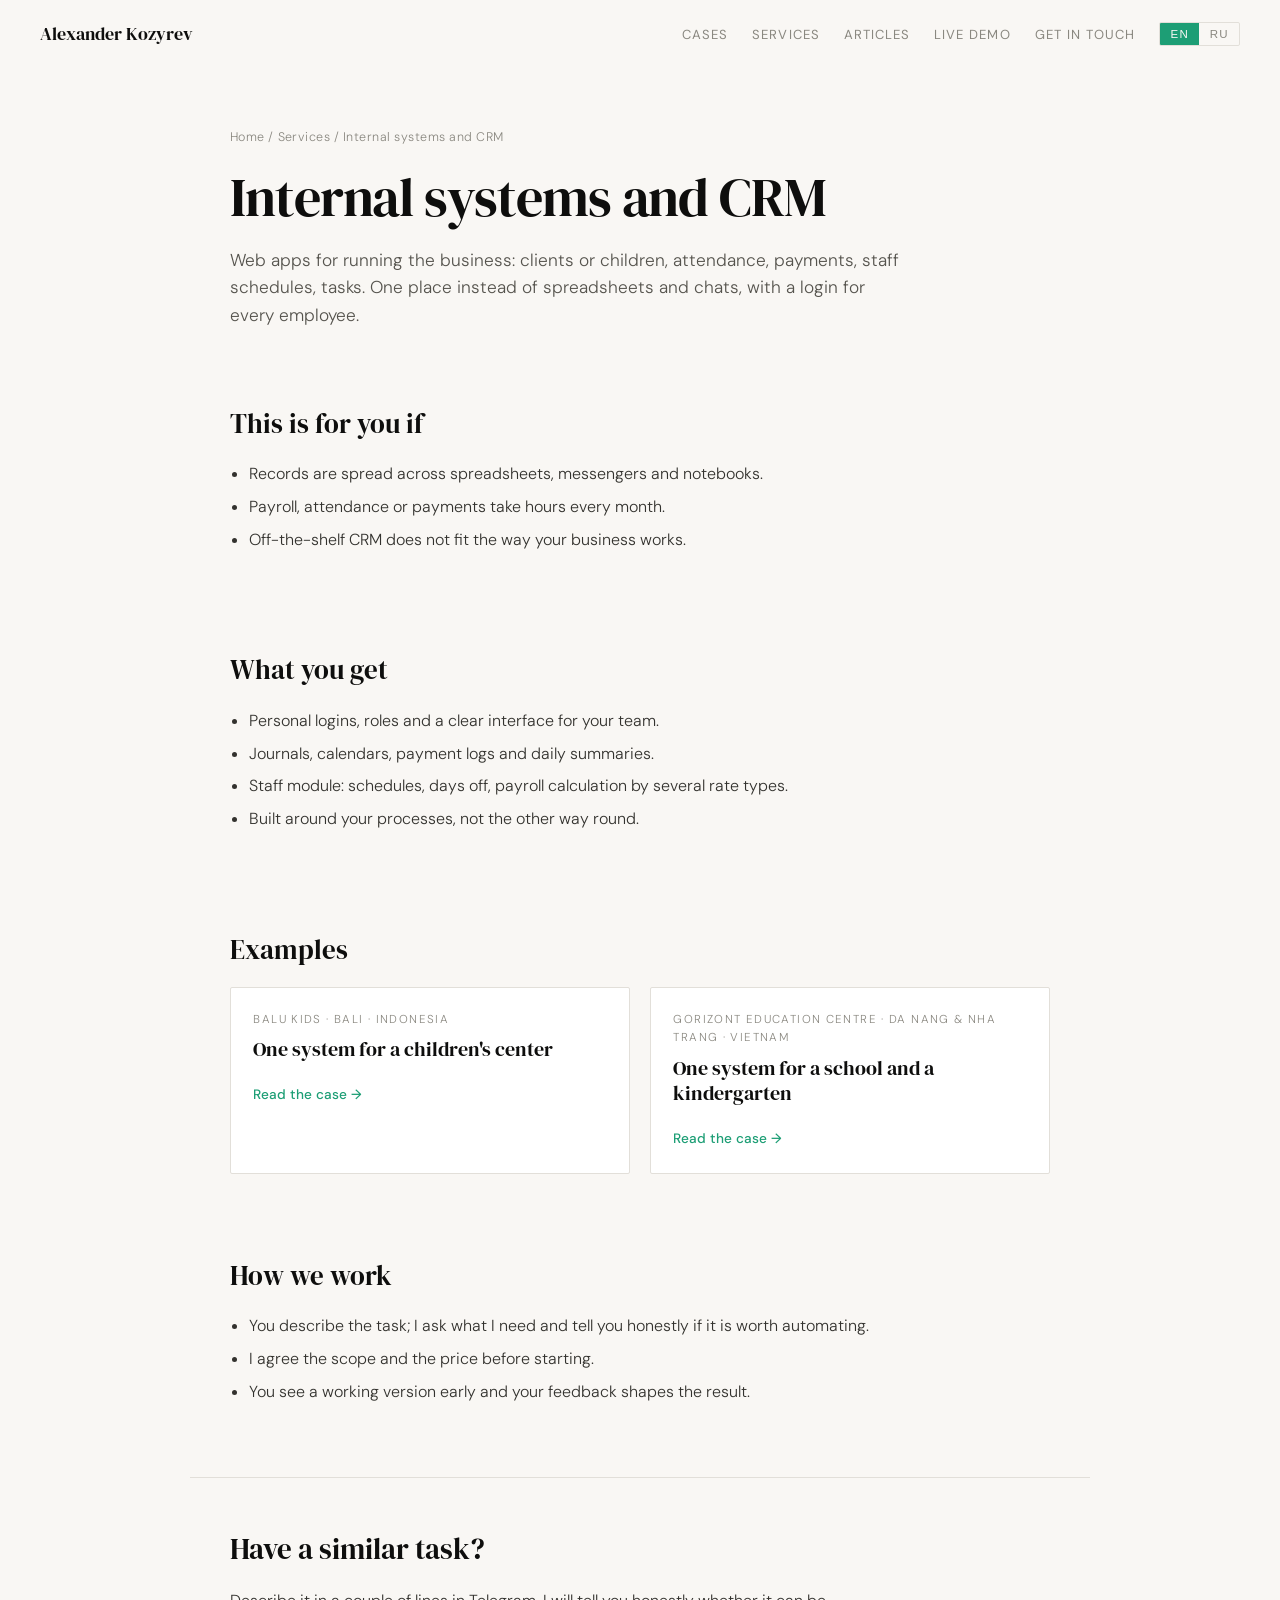
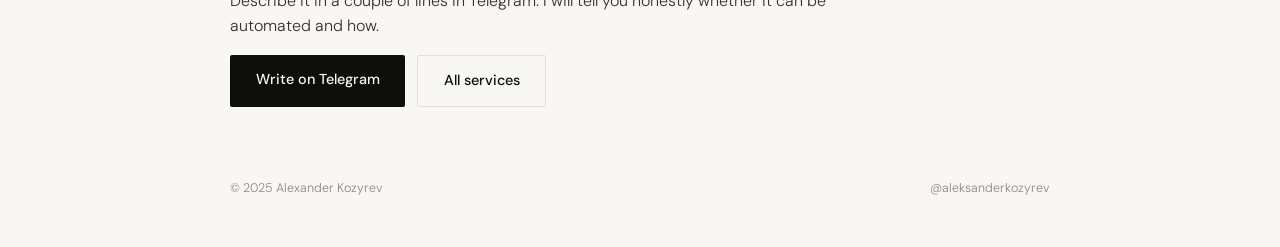
<file: services/internal-systems/index.html>
<!DOCTYPE html>
<html lang="en">
<head>
<meta charset="UTF-8">
<meta name="viewport" content="width=device-width, initial-scale=1.0">
<title data-en="Internal systems and CRM | Alexander Kozyrev" data-ru="Внутренние системы и CRM | Alexander Kozyrev">Internal systems and CRM | Alexander Kozyrev</title>
<meta name="description" content="Web apps for running the business: clients or children, attendance, payments, staff schedules, tasks. One place instead of spreadsheets and chats, with a login for every employee.">
<link rel="canonical" href="https://assist9998.github.io/services/internal-systems/index.html">
<meta property="og:title" content="Internal systems and CRM | Alexander Kozyrev">
<meta property="og:description" content="Web apps for running the business: clients or children, attendance, payments, staff schedules, tasks. One place instead of spreadsheets and chats, with a login for every employee.">
<meta property="og:type" content="website">
<meta property="og:url" content="https://assist9998.github.io/services/internal-systems/index.html">
<link rel="preconnect" href="https://fonts.googleapis.com">
<link href="https://fonts.googleapis.com/css2?family=DM+Serif+Display:ital@0;1&family=DM+Sans:wght@300;400;500&display=swap" rel="stylesheet">
<link rel="stylesheet" href="../../assets/site.css">

</head>
<body>
<nav id="nav">
  <a class="nav-logo" href="../.././" style="text-decoration:none;color:inherit">Alexander Kozyrev</a>
  <div class="nav-right nav-links">
    <a class="nav-link" href="../../cases/"><span data-en>Cases</span><span data-ru style="display:none">Кейсы</span></a>
    <a class="nav-link" href="../../services/"><span data-en>Services</span><span data-ru style="display:none">Услуги</span></a>
    <a class="nav-link" href="../../articles/"><span data-en>Articles</span><span data-ru style="display:none">Статьи</span></a>
    <a class="nav-link" href="../../demo.html"><span data-en>Live demo</span><span data-ru style="display:none">Демо</span></a>
    <a class="nav-link keep" href="https://t.me/aleksanderkozyrev" target="_blank" rel="noopener"><span data-en>Get in touch</span><span data-ru style="display:none">Написать</span></a>
    <div class="lang-toggle">
      <button class="lang-btn active" data-lang="en">EN</button>
      <button class="lang-btn" data-lang="ru">RU</button>
    </div>
    <button class="nav-burger" id="burger" aria-label="Menu" aria-expanded="false"><svg width="18" height="14" viewBox="0 0 18 14" fill="none" stroke="currentColor" stroke-width="1.6" stroke-linecap="round"><path d="M1 1h16M1 7h16M1 13h16"/></svg></button>
  </div>
  <div class="nav-menu">
    <a href="../../cases/"><span data-en>Cases</span><span data-ru style="display:none">Кейсы</span></a>
    <a href="../../services/"><span data-en>Services</span><span data-ru style="display:none">Услуги</span></a>
    <a href="../../articles/"><span data-en>Articles</span><span data-ru style="display:none">Статьи</span></a>
    <a href="../../demo.html"><span data-en>Live demo</span><span data-ru style="display:none">Демо</span></a>
    <a href="https://t.me/aleksanderkozyrev" target="_blank" rel="noopener"><span data-en>Get in touch</span><span data-ru style="display:none">Написать</span></a>
  </div>
</nav>
<header class="page-head">
  <p class="crumbs"><a href="../../"><span data-en>Home</span><span data-ru style="display:none">Главная</span></a> / <a href="../"><span data-en>Services</span><span data-ru style="display:none">Услуги</span></a> / <span data-en>Internal systems and CRM</span><span data-ru style="display:none">Внутренние системы и CRM</span></p>
  <h1><span data-en>Internal systems and CRM</span><span data-ru style="display:none">Внутренние системы и CRM</span></h1>
  <p class="lead"><span data-en>Web apps for running the business: clients or children, attendance, payments, staff schedules, tasks. One place instead of spreadsheets and chats, with a login for every employee.</span><span data-ru style="display:none">Веб-приложения для управления бизнесом: клиенты или дети, посещаемость, оплаты, графики персонала, задачи. Одно место вместо таблиц и чатов, с личным входом для каждого сотрудника.</span></p>
</header>
<section class="sec"><h2><span data-en>This is for you if</span><span data-ru style="display:none">Это для вас, если</span></h2><ul><li><span data-en>Records are spread across spreadsheets, messengers and notebooks.</span><span data-ru style="display:none">Учёт разбросан по таблицам, мессенджерам и блокнотам.</span></li><li><span data-en>Payroll, attendance or payments take hours every month.</span><span data-ru style="display:none">Зарплата, посещаемость или оплаты отнимают часы каждый месяц.</span></li><li><span data-en>Off-the-shelf CRM does not fit the way your business works.</span><span data-ru style="display:none">Готовая CRM не подходит под то, как устроен ваш бизнес.</span></li></ul></section>
<section class="sec"><h2><span data-en>What you get</span><span data-ru style="display:none">Что вы получите</span></h2><ul><li><span data-en>Personal logins, roles and a clear interface for your team.</span><span data-ru style="display:none">Личные входы, роли и понятный интерфейс для команды.</span></li><li><span data-en>Journals, calendars, payment logs and daily summaries.</span><span data-ru style="display:none">Журналы, календари, учёт оплат и ежедневные сводки.</span></li><li><span data-en>Staff module: schedules, days off, payroll calculation by several rate types.</span><span data-ru style="display:none">Модуль персонала: графики, отгулы, расчёт зарплаты по нескольким типам ставки.</span></li><li><span data-en>Built around your processes, not the other way round.</span><span data-ru style="display:none">Строится под ваши процессы, а не наоборот.</span></li></ul></section>
<section class="sec"><h2><span data-en>Examples</span><span data-ru style="display:none">Примеры</span></h2><div class="cards"><a class="card" href="../../cases/balu-kids/"><div class="k"><span data-en>Balu Kids · Bali · Indonesia</span><span data-ru style="display:none">Balu Kids · Бали · Индонезия</span></div><div class="t"><span data-en>One system for a children's center</span>
            <span data-ru style="display:none">Одна система для детского центра</span></div><span class="go"><span data-en>Read the case</span><span data-ru style="display:none">Читать кейс</span> →</span></a><a class="card" href="../../cases/gorizont/"><div class="k"><span data-en>Gorizont Education Centre · Da Nang & Nha Trang · Vietnam</span><span data-ru style="display:none">Gorizont Education Centre · Дананг и Нячанг · Вьетнам</span></div><div class="t"><span data-en>One system for a school and a kindergarten</span>
            <span data-ru style="display:none">Одна система для школы и детского сада</span></div><span class="go"><span data-en>Read the case</span><span data-ru style="display:none">Читать кейс</span> →</span></a></div></section>
<section class="sec"><h2><span data-en>How we work</span><span data-ru style="display:none">Как работаем</span></h2><ul>
<li><span data-en>You describe the task; I ask what I need and tell you honestly if it is worth automating.</span><span data-ru style="display:none">Вы описываете задачу, я задаю нужные вопросы и честно говорю, стоит ли это автоматизировать.</span></li>
<li><span data-en>I agree the scope and the price before starting.</span><span data-ru style="display:none">Согласуем объём и цену до начала работы.</span></li>
<li><span data-en>You see a working version early and your feedback shapes the result.</span><span data-ru style="display:none">Вы видите рабочую версию рано, и ваши замечания формируют результат.</span></li></ul></section>
<div class="sub-contact">
  <h2><span data-en>Have a similar task?</span><span data-ru style="display:none">Есть похожая задача?</span></h2>
  <p style="max-width:640px;color:#33322e"><span data-en>Describe it in a couple of lines in Telegram. I will tell you honestly whether it can be automated and how.</span><span data-ru style="display:none">Опишите её парой строк в Telegram. Я честно скажу, можно ли это автоматизировать и как.</span></p>
  <div class="btn-row"><a class="btn" href="https://t.me/aleksanderkozyrev" target="_blank" rel="noopener"><span data-en>Write on Telegram</span><span data-ru style="display:none">Написать в Telegram</span></a><a class="btn ghost" href="../../services/"><span data-en>All services</span><span data-ru style="display:none">Все услуги</span></a></div>
</div>
<footer>
  <span>© 2025 Alexander Kozyrev</span>
  <a href="https://t.me/aleksanderkozyrev" style="color:var(--gray);text-decoration:none;" target="_blank" rel="noopener">@aleksanderkozyrev</a>
</footer>

<script src="../../assets/site.js"></script>
</body>
</html>
</file>
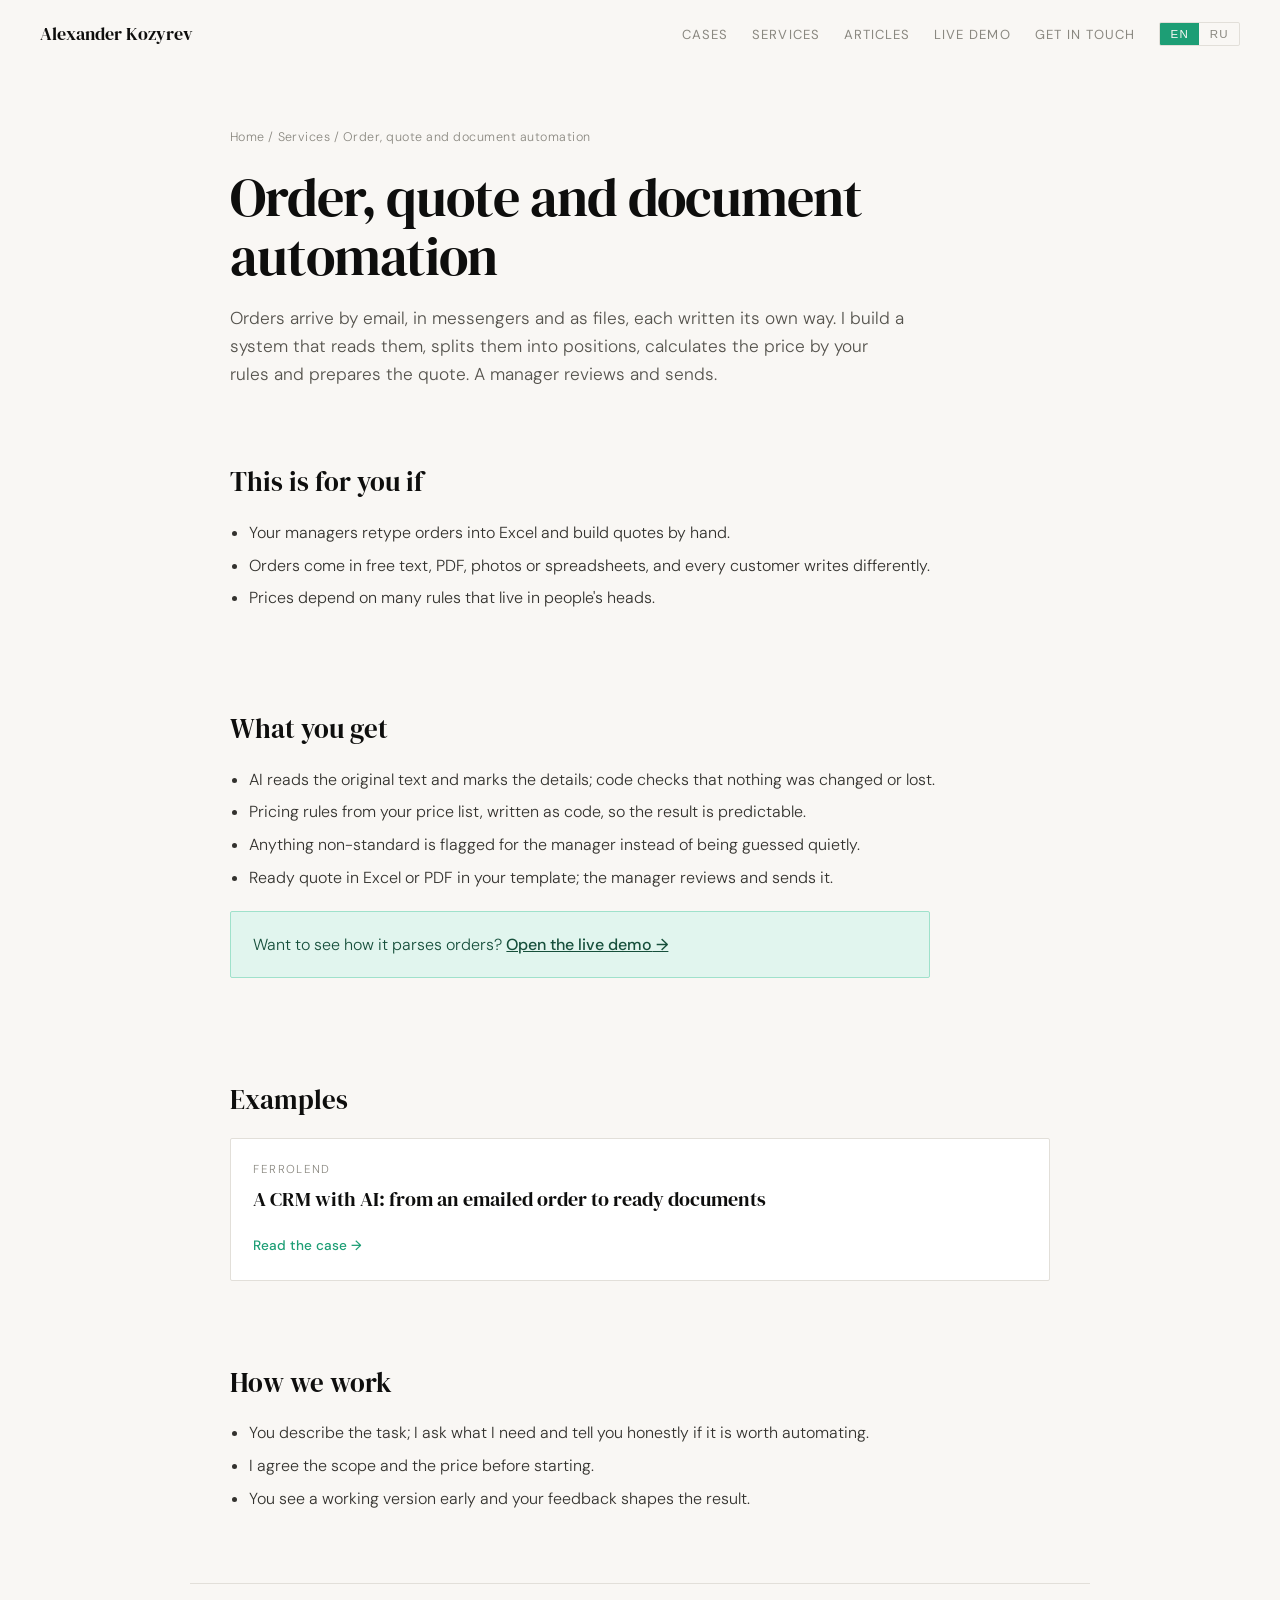
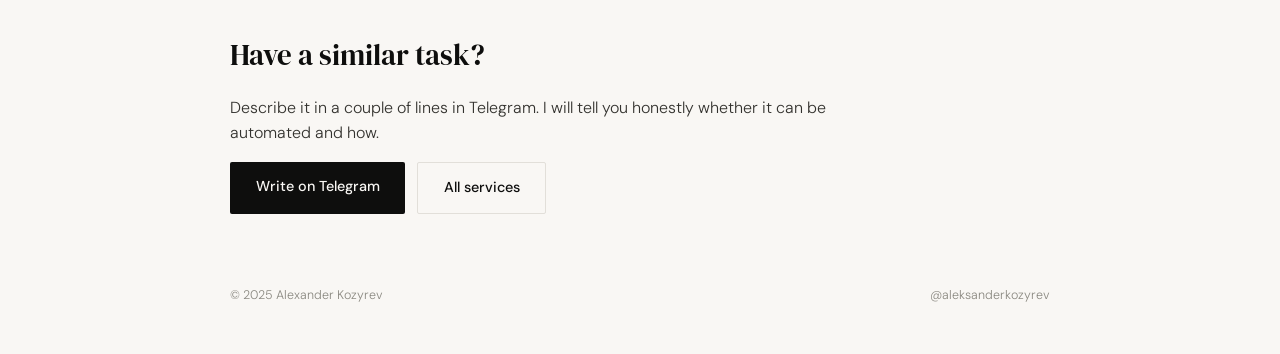
<file: services/order-automation/index.html>
<!DOCTYPE html>
<html lang="en">
<head>
<meta charset="UTF-8">
<meta name="viewport" content="width=device-width, initial-scale=1.0">
<title data-en="Order, quote and document automation | Alexander Kozyrev" data-ru="Автоматизация заказов, расчётов и документов | Alexander Kozyrev">Order, quote and document automation | Alexander Kozyrev</title>
<meta name="description" content="Orders arrive by email, in messengers and as files, each written its own way. I build a system that reads them, splits them into positions, calculates the price by your rules and prepares the quote. A manager reviews and sends.">
<link rel="canonical" href="https://assist9998.github.io/services/order-automation/index.html">
<meta property="og:title" content="Order, quote and document automation | Alexander Kozyrev">
<meta property="og:description" content="Orders arrive by email, in messengers and as files, each written its own way. I build a system that reads them, splits them into positions, calculates the price by your rules and prepares the quote. A manager reviews and sends.">
<meta property="og:type" content="website">
<meta property="og:url" content="https://assist9998.github.io/services/order-automation/index.html">
<link rel="preconnect" href="https://fonts.googleapis.com">
<link href="https://fonts.googleapis.com/css2?family=DM+Serif+Display:ital@0;1&family=DM+Sans:wght@300;400;500&display=swap" rel="stylesheet">
<link rel="stylesheet" href="../../assets/site.css">

</head>
<body>
<nav id="nav">
  <a class="nav-logo" href="../.././" style="text-decoration:none;color:inherit">Alexander Kozyrev</a>
  <div class="nav-right nav-links">
    <a class="nav-link" href="../../cases/"><span data-en>Cases</span><span data-ru style="display:none">Кейсы</span></a>
    <a class="nav-link" href="../../services/"><span data-en>Services</span><span data-ru style="display:none">Услуги</span></a>
    <a class="nav-link" href="../../articles/"><span data-en>Articles</span><span data-ru style="display:none">Статьи</span></a>
    <a class="nav-link" href="../../demo.html"><span data-en>Live demo</span><span data-ru style="display:none">Демо</span></a>
    <a class="nav-link keep" href="https://t.me/aleksanderkozyrev" target="_blank" rel="noopener"><span data-en>Get in touch</span><span data-ru style="display:none">Написать</span></a>
    <div class="lang-toggle">
      <button class="lang-btn active" data-lang="en">EN</button>
      <button class="lang-btn" data-lang="ru">RU</button>
    </div>
    <button class="nav-burger" id="burger" aria-label="Menu" aria-expanded="false"><svg width="18" height="14" viewBox="0 0 18 14" fill="none" stroke="currentColor" stroke-width="1.6" stroke-linecap="round"><path d="M1 1h16M1 7h16M1 13h16"/></svg></button>
  </div>
  <div class="nav-menu">
    <a href="../../cases/"><span data-en>Cases</span><span data-ru style="display:none">Кейсы</span></a>
    <a href="../../services/"><span data-en>Services</span><span data-ru style="display:none">Услуги</span></a>
    <a href="../../articles/"><span data-en>Articles</span><span data-ru style="display:none">Статьи</span></a>
    <a href="../../demo.html"><span data-en>Live demo</span><span data-ru style="display:none">Демо</span></a>
    <a href="https://t.me/aleksanderkozyrev" target="_blank" rel="noopener"><span data-en>Get in touch</span><span data-ru style="display:none">Написать</span></a>
  </div>
</nav>
<header class="page-head">
  <p class="crumbs"><a href="../../"><span data-en>Home</span><span data-ru style="display:none">Главная</span></a> / <a href="../"><span data-en>Services</span><span data-ru style="display:none">Услуги</span></a> / <span data-en>Order, quote and document automation</span><span data-ru style="display:none">Автоматизация заказов, расчётов и документов</span></p>
  <h1><span data-en>Order, quote and document automation</span><span data-ru style="display:none">Автоматизация заказов, расчётов и документов</span></h1>
  <p class="lead"><span data-en>Orders arrive by email, in messengers and as files, each written its own way. I build a system that reads them, splits them into positions, calculates the price by your rules and prepares the quote. A manager reviews and sends.</span><span data-ru style="display:none">Заявки приходят на почту, в мессенджеры и файлами, и каждая написана по-своему. Я делаю систему, которая читает их, раскладывает на позиции, считает цену по вашим правилам и готовит КП. Менеджер проверяет и отправляет.</span></p>
</header>
<section class="sec"><h2><span data-en>This is for you if</span><span data-ru style="display:none">Это для вас, если</span></h2><ul><li><span data-en>Your managers retype orders into Excel and build quotes by hand.</span><span data-ru style="display:none">Менеджеры вручную переносят заявки в Excel и собирают КП.</span></li><li><span data-en>Orders come in free text, PDF, photos or spreadsheets, and every customer writes differently.</span><span data-ru style="display:none">Заявки приходят текстом, в PDF, на фото и в таблицах, и каждый клиент пишет по-своему.</span></li><li><span data-en>Prices depend on many rules that live in people's heads.</span><span data-ru style="display:none">Цена зависит от множества правил, которые живут в головах сотрудников.</span></li></ul></section>
<section class="sec"><h2><span data-en>What you get</span><span data-ru style="display:none">Что вы получите</span></h2><ul><li><span data-en>AI reads the original text and marks the details; code checks that nothing was changed or lost.</span><span data-ru style="display:none">ИИ читает исходный текст и размечает детали, а код проверяет, что ничего не изменено и не потеряно.</span></li><li><span data-en>Pricing rules from your price list, written as code, so the result is predictable.</span><span data-ru style="display:none">Правила цены из вашего прайса записаны кодом, поэтому результат предсказуем.</span></li><li><span data-en>Anything non-standard is flagged for the manager instead of being guessed quietly.</span><span data-ru style="display:none">Всё нестандартное помечается для менеджера, а не угадывается молча.</span></li><li><span data-en>Ready quote in Excel or PDF in your template; the manager reviews and sends it.</span><span data-ru style="display:none">Готовое КП в Excel или PDF по вашему шаблону; менеджер проверяет и отправляет.</span></li></ul><div class="callout"><p><span data-en>Want to see how it parses orders?</span><span data-ru style="display:none">Хотите посмотреть, как это разбирает заявки?</span> <a href="../../demo.html" style="color:#164f3b;font-weight:500"><span data-en>Open the live demo</span><span data-ru style="display:none">Открыть демо</span> →</a></p></div></section>
<section class="sec"><h2><span data-en>Examples</span><span data-ru style="display:none">Примеры</span></h2><div class="cards"><a class="card" href="../../cases/ferrolend/"><div class="k"><span data-en>Ferrolend</span><span data-ru style="display:none">Ferrolend · Россия</span></div><div class="t"><span data-en>A CRM with AI: from an emailed order to ready documents</span>
            <span data-ru style="display:none">CRM с ИИ: от заявки на почте до готовых документов</span></div><span class="go"><span data-en>Read the case</span><span data-ru style="display:none">Читать кейс</span> →</span></a></div></section>
<section class="sec"><h2><span data-en>How we work</span><span data-ru style="display:none">Как работаем</span></h2><ul>
<li><span data-en>You describe the task; I ask what I need and tell you honestly if it is worth automating.</span><span data-ru style="display:none">Вы описываете задачу, я задаю нужные вопросы и честно говорю, стоит ли это автоматизировать.</span></li>
<li><span data-en>I agree the scope and the price before starting.</span><span data-ru style="display:none">Согласуем объём и цену до начала работы.</span></li>
<li><span data-en>You see a working version early and your feedback shapes the result.</span><span data-ru style="display:none">Вы видите рабочую версию рано, и ваши замечания формируют результат.</span></li></ul></section>
<div class="sub-contact">
  <h2><span data-en>Have a similar task?</span><span data-ru style="display:none">Есть похожая задача?</span></h2>
  <p style="max-width:640px;color:#33322e"><span data-en>Describe it in a couple of lines in Telegram. I will tell you honestly whether it can be automated and how.</span><span data-ru style="display:none">Опишите её парой строк в Telegram. Я честно скажу, можно ли это автоматизировать и как.</span></p>
  <div class="btn-row"><a class="btn" href="https://t.me/aleksanderkozyrev" target="_blank" rel="noopener"><span data-en>Write on Telegram</span><span data-ru style="display:none">Написать в Telegram</span></a><a class="btn ghost" href="../../services/"><span data-en>All services</span><span data-ru style="display:none">Все услуги</span></a></div>
</div>
<footer>
  <span>© 2025 Alexander Kozyrev</span>
  <a href="https://t.me/aleksanderkozyrev" style="color:var(--gray);text-decoration:none;" target="_blank" rel="noopener">@aleksanderkozyrev</a>
</footer>

<script src="../../assets/site.js"></script>
</body>
</html>
</file>
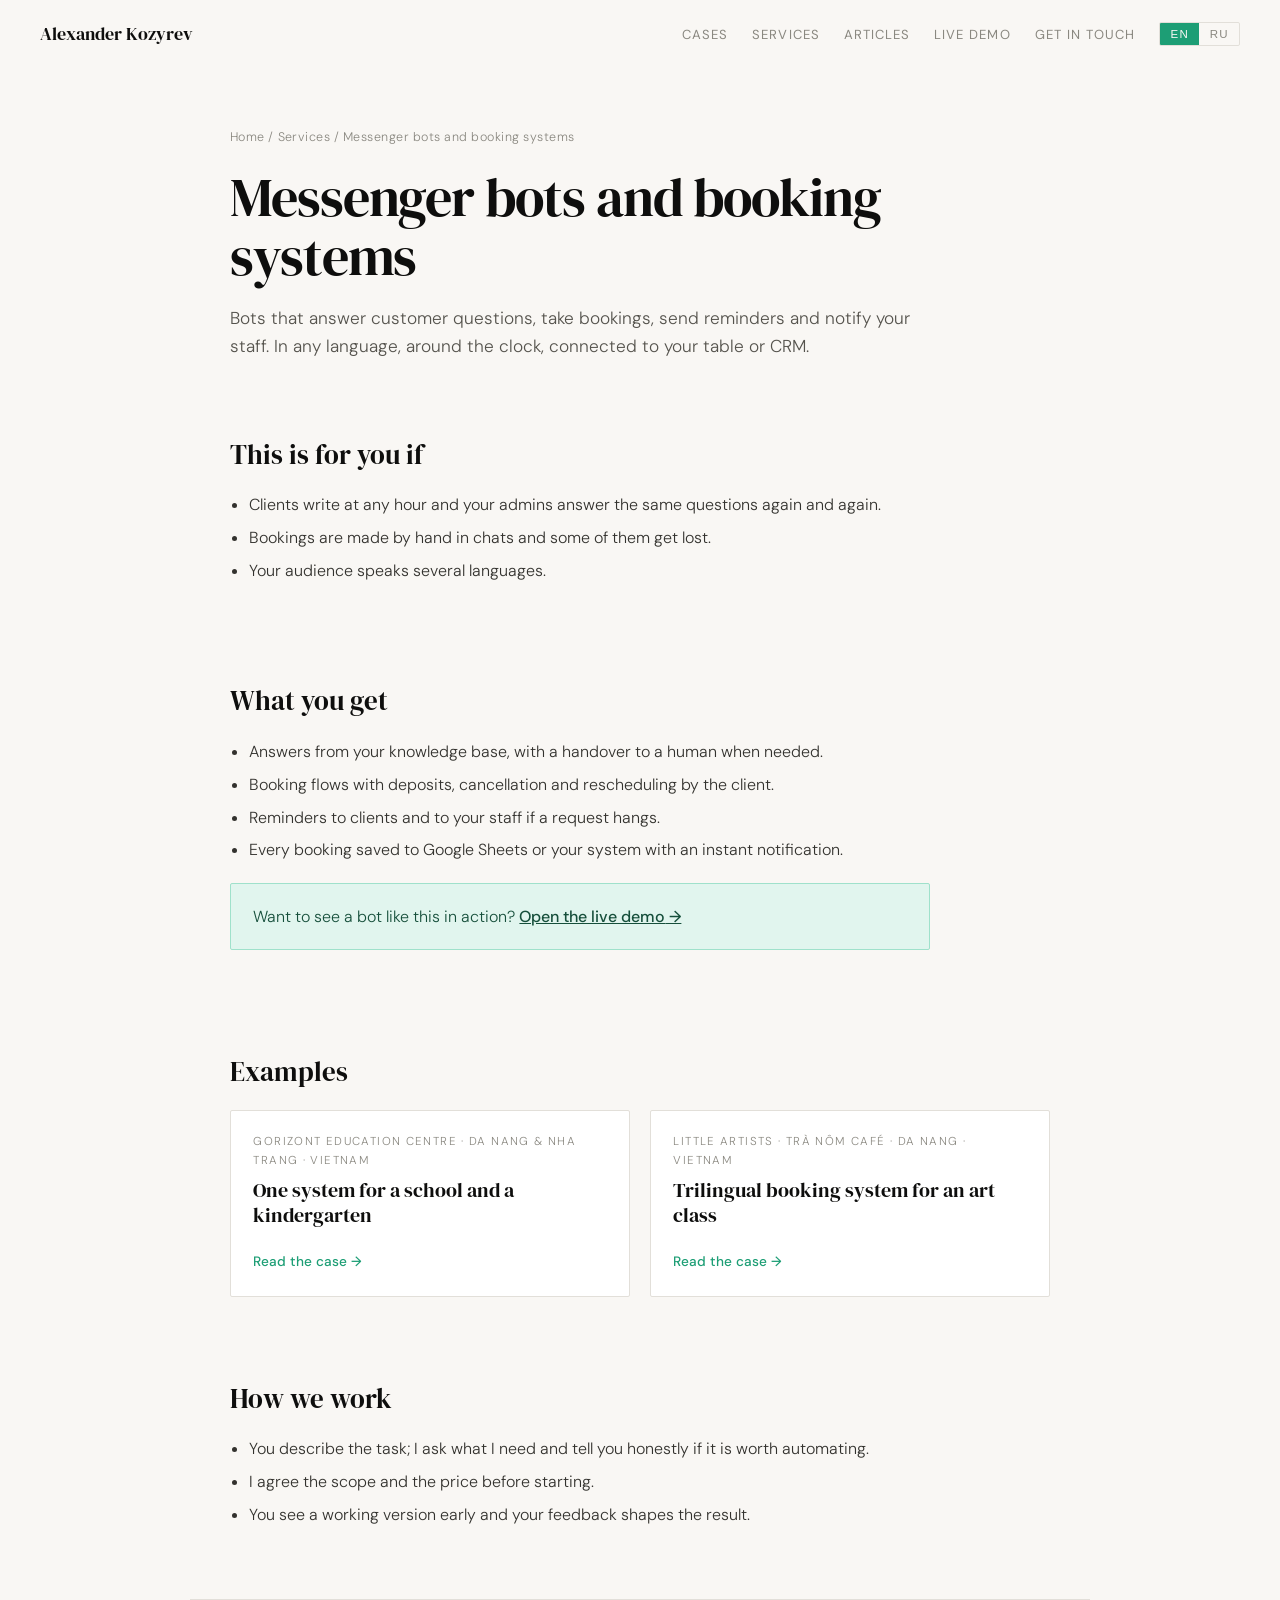
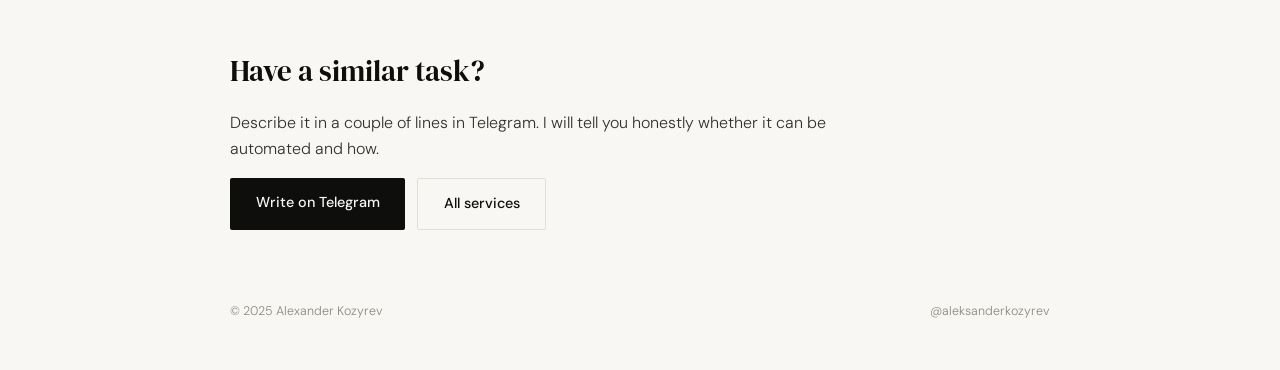
<file: services/telegram-bots/index.html>
<!DOCTYPE html>
<html lang="en">
<head>
<meta charset="UTF-8">
<meta name="viewport" content="width=device-width, initial-scale=1.0">
<title data-en="Messenger bots and booking systems | Alexander Kozyrev" data-ru="Боты в мессенджерах и системы записи | Alexander Kozyrev">Messenger bots and booking systems | Alexander Kozyrev</title>
<meta name="description" content="Bots that answer customer questions, take bookings, send reminders and notify your staff. In any language, around the clock, connected to your table or CRM.">
<link rel="canonical" href="https://assist9998.github.io/services/telegram-bots/index.html">
<meta property="og:title" content="Messenger bots and booking systems | Alexander Kozyrev">
<meta property="og:description" content="Bots that answer customer questions, take bookings, send reminders and notify your staff. In any language, around the clock, connected to your table or CRM.">
<meta property="og:type" content="website">
<meta property="og:url" content="https://assist9998.github.io/services/telegram-bots/index.html">
<link rel="preconnect" href="https://fonts.googleapis.com">
<link href="https://fonts.googleapis.com/css2?family=DM+Serif+Display:ital@0;1&family=DM+Sans:wght@300;400;500&display=swap" rel="stylesheet">
<link rel="stylesheet" href="../../assets/site.css">

</head>
<body>
<nav id="nav">
  <a class="nav-logo" href="../.././" style="text-decoration:none;color:inherit">Alexander Kozyrev</a>
  <div class="nav-right nav-links">
    <a class="nav-link" href="../../cases/"><span data-en>Cases</span><span data-ru style="display:none">Кейсы</span></a>
    <a class="nav-link" href="../../services/"><span data-en>Services</span><span data-ru style="display:none">Услуги</span></a>
    <a class="nav-link" href="../../articles/"><span data-en>Articles</span><span data-ru style="display:none">Статьи</span></a>
    <a class="nav-link" href="../../demo.html"><span data-en>Live demo</span><span data-ru style="display:none">Демо</span></a>
    <a class="nav-link keep" href="https://t.me/aleksanderkozyrev" target="_blank" rel="noopener"><span data-en>Get in touch</span><span data-ru style="display:none">Написать</span></a>
    <div class="lang-toggle">
      <button class="lang-btn active" data-lang="en">EN</button>
      <button class="lang-btn" data-lang="ru">RU</button>
    </div>
    <button class="nav-burger" id="burger" aria-label="Menu" aria-expanded="false"><svg width="18" height="14" viewBox="0 0 18 14" fill="none" stroke="currentColor" stroke-width="1.6" stroke-linecap="round"><path d="M1 1h16M1 7h16M1 13h16"/></svg></button>
  </div>
  <div class="nav-menu">
    <a href="../../cases/"><span data-en>Cases</span><span data-ru style="display:none">Кейсы</span></a>
    <a href="../../services/"><span data-en>Services</span><span data-ru style="display:none">Услуги</span></a>
    <a href="../../articles/"><span data-en>Articles</span><span data-ru style="display:none">Статьи</span></a>
    <a href="../../demo.html"><span data-en>Live demo</span><span data-ru style="display:none">Демо</span></a>
    <a href="https://t.me/aleksanderkozyrev" target="_blank" rel="noopener"><span data-en>Get in touch</span><span data-ru style="display:none">Написать</span></a>
  </div>
</nav>
<header class="page-head">
  <p class="crumbs"><a href="../../"><span data-en>Home</span><span data-ru style="display:none">Главная</span></a> / <a href="../"><span data-en>Services</span><span data-ru style="display:none">Услуги</span></a> / <span data-en>Messenger bots and booking systems</span><span data-ru style="display:none">Боты в мессенджерах и системы записи</span></p>
  <h1><span data-en>Messenger bots and booking systems</span><span data-ru style="display:none">Боты в мессенджерах и системы записи</span></h1>
  <p class="lead"><span data-en>Bots that answer customer questions, take bookings, send reminders and notify your staff. In any language, around the clock, connected to your table or CRM.</span><span data-ru style="display:none">Боты, которые отвечают на вопросы клиентов, принимают записи, отправляют напоминания и уведомляют сотрудников. На любом языке, круглосуточно, с подключением к вашей таблице или CRM.</span></p>
</header>
<section class="sec"><h2><span data-en>This is for you if</span><span data-ru style="display:none">Это для вас, если</span></h2><ul><li><span data-en>Clients write at any hour and your admins answer the same questions again and again.</span><span data-ru style="display:none">Клиенты пишут в любое время, а администраторы отвечают на одни и те же вопросы.</span></li><li><span data-en>Bookings are made by hand in chats and some of them get lost.</span><span data-ru style="display:none">Записи оформляются вручную в чатах, и часть теряется.</span></li><li><span data-en>Your audience speaks several languages.</span><span data-ru style="display:none">Ваша аудитория говорит на нескольких языках.</span></li></ul></section>
<section class="sec"><h2><span data-en>What you get</span><span data-ru style="display:none">Что вы получите</span></h2><ul><li><span data-en>Answers from your knowledge base, with a handover to a human when needed.</span><span data-ru style="display:none">Ответы из вашей базы знаний с передачей человеку, когда нужно.</span></li><li><span data-en>Booking flows with deposits, cancellation and rescheduling by the client.</span><span data-ru style="display:none">Сценарии записи с депозитом, отменой и переносом самим клиентом.</span></li><li><span data-en>Reminders to clients and to your staff if a request hangs.</span><span data-ru style="display:none">Напоминания клиентам и сотрудникам, если заявка зависла.</span></li><li><span data-en>Every booking saved to Google Sheets or your system with an instant notification.</span><span data-ru style="display:none">Каждая запись сохраняется в Google Sheets или вашу систему с мгновенным уведомлением.</span></li></ul><div class="callout"><p><span data-en>Want to see a bot like this in action?</span><span data-ru style="display:none">Хотите посмотреть такого бота в деле?</span> <a href="../../demo.html#bot" style="color:#164f3b;font-weight:500"><span data-en>Open the live demo</span><span data-ru style="display:none">Открыть демо</span> →</a></p></div></section>
<section class="sec"><h2><span data-en>Examples</span><span data-ru style="display:none">Примеры</span></h2><div class="cards"><a class="card" href="../../cases/gorizont/"><div class="k"><span data-en>Gorizont Education Centre · Da Nang & Nha Trang · Vietnam</span><span data-ru style="display:none">Gorizont Education Centre · Дананг и Нячанг · Вьетнам</span></div><div class="t"><span data-en>One system for a school and a kindergarten</span>
            <span data-ru style="display:none">Одна система для школы и детского сада</span></div><span class="go"><span data-en>Read the case</span><span data-ru style="display:none">Читать кейс</span> →</span></a><a class="card" href="../../cases/little-artists/"><div class="k"><span data-en>Little Artists · Trà Nôm Café · Da Nang · Vietnam</span><span data-ru style="display:none">Little Artists · Trà Nôm Café · Дананг · Вьетнам</span></div><div class="t"><span data-en>Trilingual booking system for an art class</span>
            <span data-ru style="display:none">Трёхъязычная система записи для арт-студии</span></div><span class="go"><span data-en>Read the case</span><span data-ru style="display:none">Читать кейс</span> →</span></a></div></section>
<section class="sec"><h2><span data-en>How we work</span><span data-ru style="display:none">Как работаем</span></h2><ul>
<li><span data-en>You describe the task; I ask what I need and tell you honestly if it is worth automating.</span><span data-ru style="display:none">Вы описываете задачу, я задаю нужные вопросы и честно говорю, стоит ли это автоматизировать.</span></li>
<li><span data-en>I agree the scope and the price before starting.</span><span data-ru style="display:none">Согласуем объём и цену до начала работы.</span></li>
<li><span data-en>You see a working version early and your feedback shapes the result.</span><span data-ru style="display:none">Вы видите рабочую версию рано, и ваши замечания формируют результат.</span></li></ul></section>
<div class="sub-contact">
  <h2><span data-en>Have a similar task?</span><span data-ru style="display:none">Есть похожая задача?</span></h2>
  <p style="max-width:640px;color:#33322e"><span data-en>Describe it in a couple of lines in Telegram. I will tell you honestly whether it can be automated and how.</span><span data-ru style="display:none">Опишите её парой строк в Telegram. Я честно скажу, можно ли это автоматизировать и как.</span></p>
  <div class="btn-row"><a class="btn" href="https://t.me/aleksanderkozyrev" target="_blank" rel="noopener"><span data-en>Write on Telegram</span><span data-ru style="display:none">Написать в Telegram</span></a><a class="btn ghost" href="../../services/"><span data-en>All services</span><span data-ru style="display:none">Все услуги</span></a></div>
</div>
<footer>
  <span>© 2025 Alexander Kozyrev</span>
  <a href="https://t.me/aleksanderkozyrev" style="color:var(--gray);text-decoration:none;" target="_blank" rel="noopener">@aleksanderkozyrev</a>
</footer>

<script src="../../assets/site.js"></script>
</body>
</html>
</file>
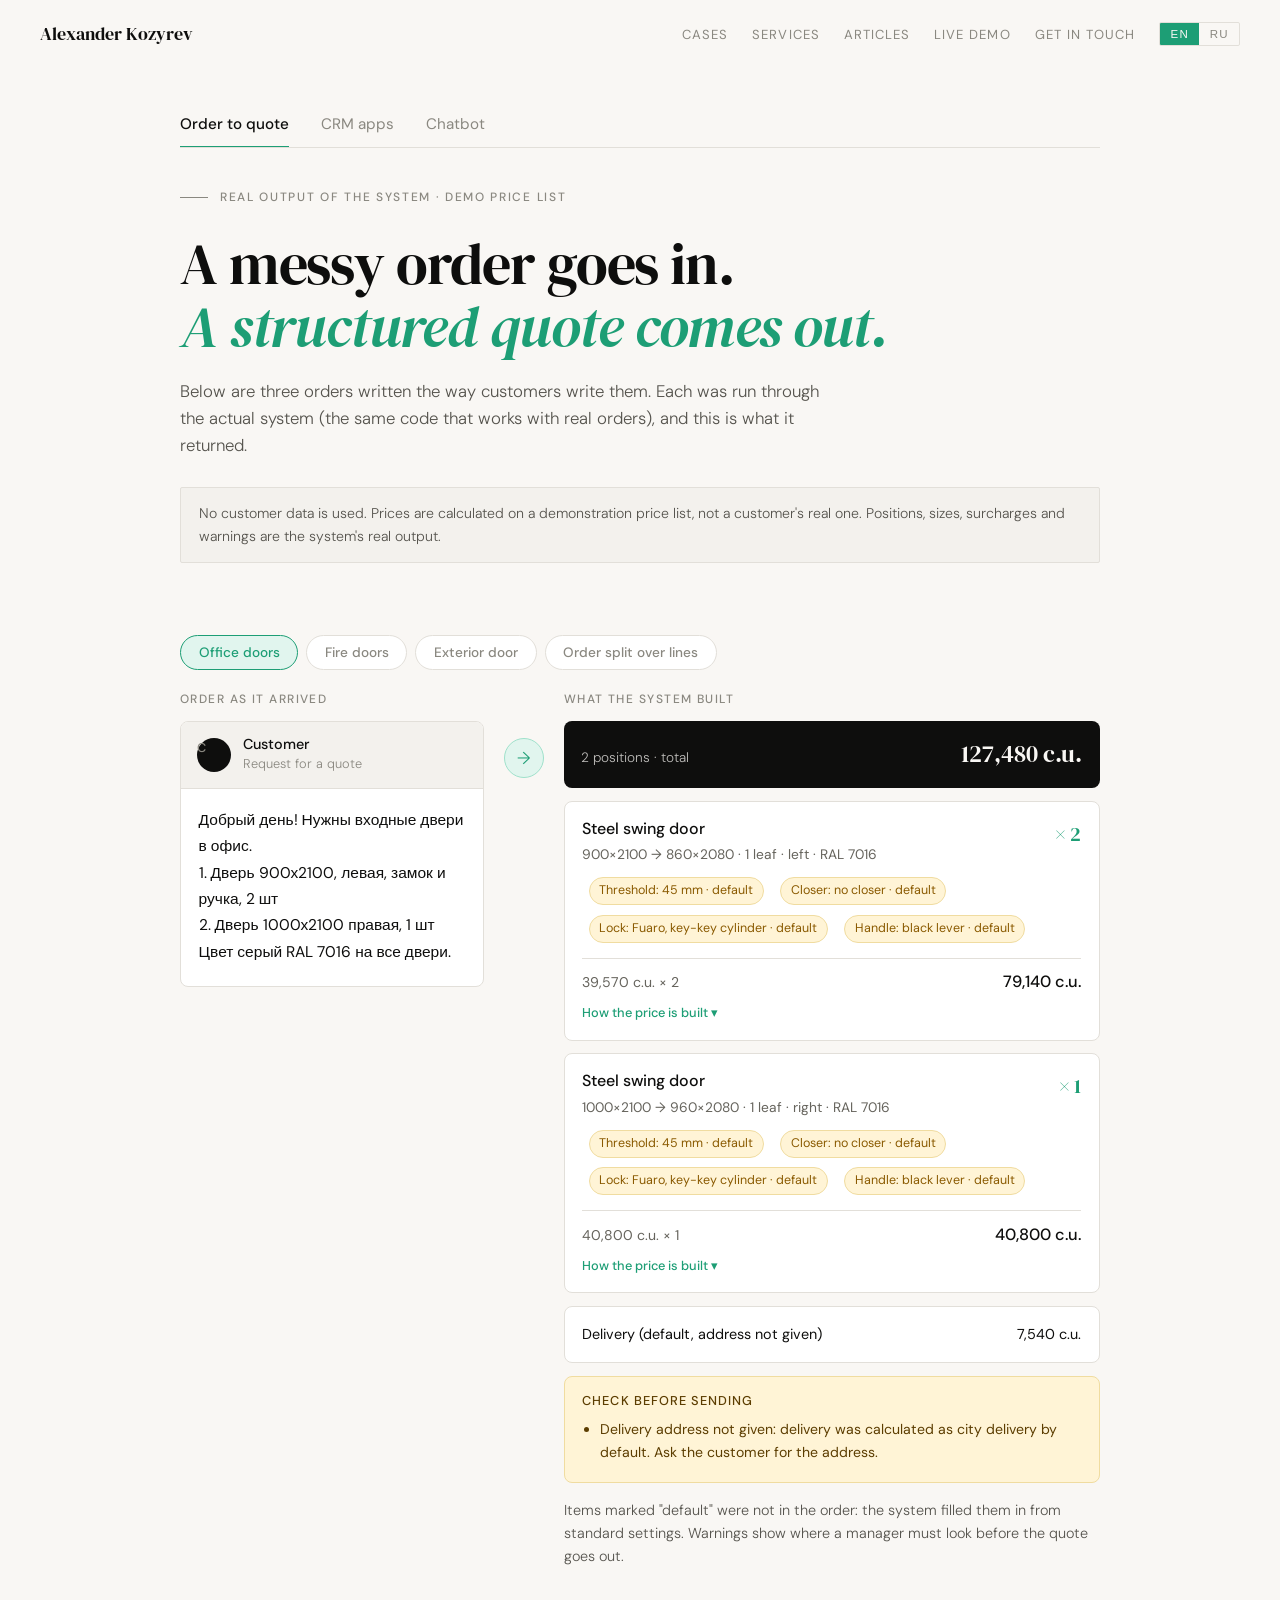
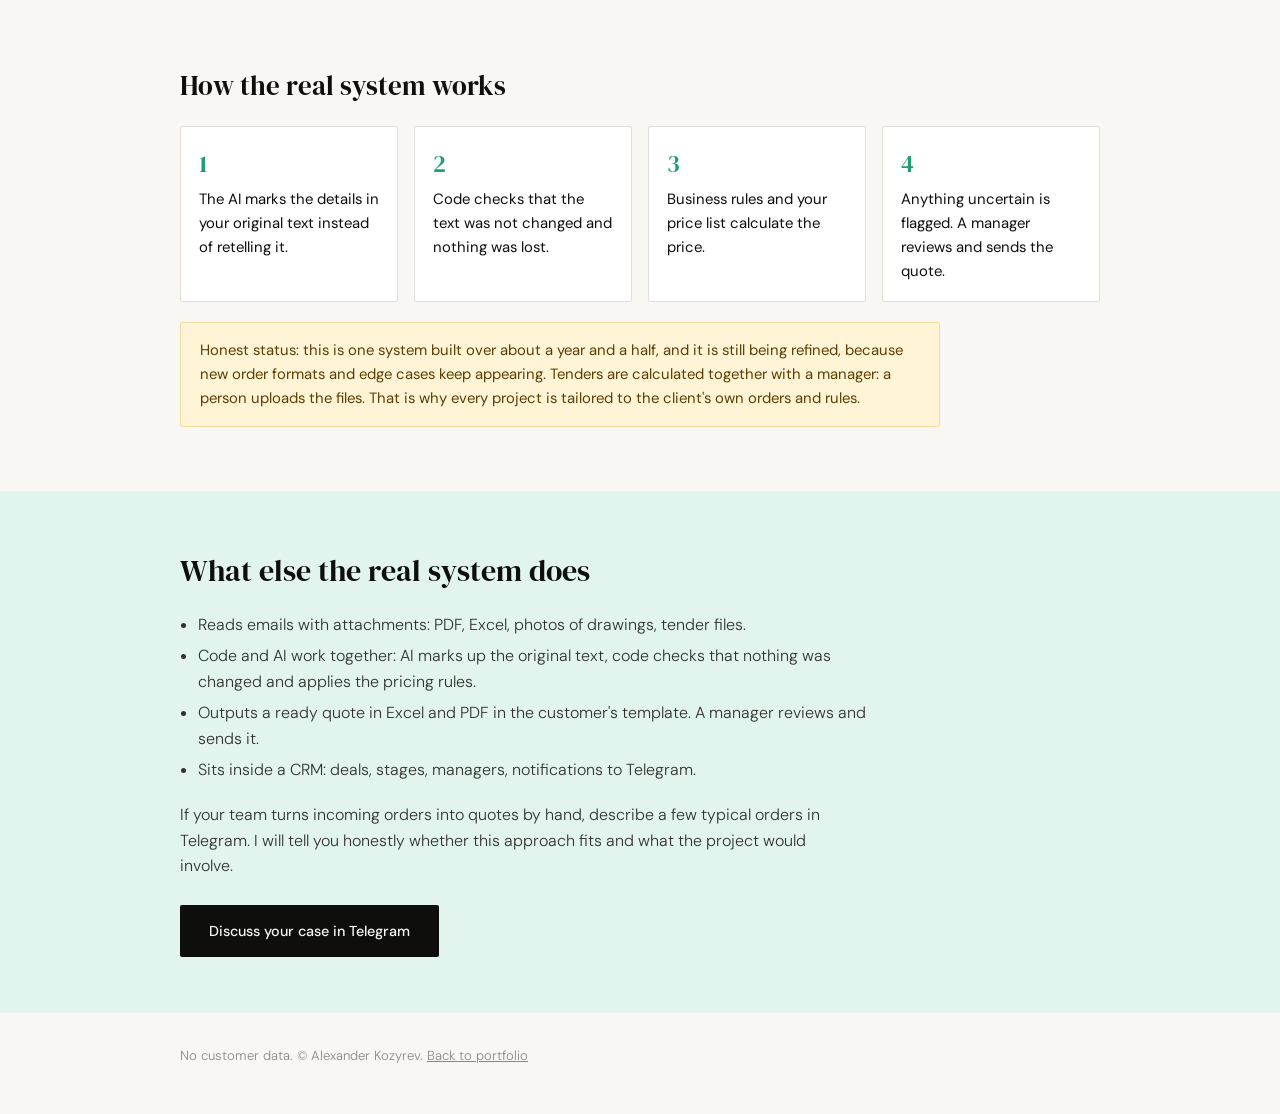
<file: demo.html>
<!DOCTYPE html>
<html lang="en">
<head>
<meta charset="UTF-8">
<meta name="viewport" content="width=device-width, initial-scale=1.0">
<title>Demo: order text to price quote | Alexander Kozyrev</title>
<meta name="description" content="Paste a messy order. See how it is split into positions, checked and priced. Demo with a fictional price list.">
<link rel="preconnect" href="https://fonts.googleapis.com">
<link href="https://fonts.googleapis.com/css2?family=DM+Serif+Display:ital@0;1&family=DM+Sans:wght@300;400;500&display=swap" rel="stylesheet">
<style>
  *, *::before, *::after { box-sizing: border-box; margin: 0; padding: 0; }
  :root {
    --black: #0e0e0d; --white: #f9f7f4; --gray: #8a8880; --border: #e2dfd9;
    --mid: #f3f1ed; --accent: #1D9E75; --accent-light: #E1F5EE; --accent-mid: #9FE1CB;
    --warn-bg: #FFF4D6; --warn: #8a5a00;
  }
  html { scroll-behavior: smooth; }
  body { font-family: 'DM Sans', sans-serif; background: var(--white); color: var(--black); font-size: 16px; line-height: 1.6; font-weight: 300; }

  /* NAV */
  nav {
    position: fixed; top: 0; left: 0; right: 0; z-index: 100;
    padding: 1.25rem 2.5rem;
    display: flex; justify-content: space-between; align-items: center;
    background: rgba(249,247,244,0.93);
    backdrop-filter: blur(8px);
    border-bottom: 1px solid transparent;
    transition: border-color 0.3s;
  }
  nav.scrolled { border-bottom-color: var(--border); }
  .nav-logo { font-family: 'DM Serif Display', serif; font-size: 1.1rem; }
  .nav-right { display: flex; align-items: center; gap: 1.5rem; }
  .nav-link {
    font-size: 0.82rem; font-weight: 400; letter-spacing: 0.08em;
    text-transform: uppercase; color: var(--gray); text-decoration: none;
    transition: color 0.2s;
  }
  .nav-link:hover { color: var(--accent); }
  .nav-burger { display: none; align-items: center; justify-content: center; width: 40px; height: 36px; background: none; border: 1px solid var(--border); border-radius: 2px; cursor: pointer; color: var(--black); padding: 0; }
  .nav-menu { display: none; position: absolute; top: 100%; left: 0; right: 0; flex-direction: column; background: #f9f7f4; border-bottom: 1px solid var(--border); padding: 0.25rem 1.25rem 0.75rem; box-shadow: 0 8px 16px rgba(0,0,0,0.06); }
  .nav-menu a { padding: 0.9rem 0; font-size: 0.88rem; letter-spacing: 0.08em; text-transform: uppercase; color: var(--gray); text-decoration: none; border-bottom: 1px solid var(--border); }
  .nav-menu a:last-child { border-bottom: none; color: var(--accent); }
  nav.open .nav-menu { display: flex; }
  @media (max-width: 760px) { nav { padding: 1rem 1.25rem; gap: 1rem; } .nav-right { gap: 1rem; } .nav-link { display: none; } .nav-burger { display: inline-flex; } }
  @media (min-width: 761px) { .nav-menu, nav.open .nav-menu { display: none; } }
  .lang-toggle {
    display: flex; gap: 0; border: 1px solid var(--border); overflow: hidden;
    border-radius: 2px;
  }
  .lang-btn {
    font-size: 0.72rem; font-weight: 500; letter-spacing: 0.1em;
    text-transform: uppercase; padding: 0.3rem 0.65rem;
    background: none; border: none; cursor: pointer; color: var(--gray);
    transition: background 0.15s, color 0.15s;
  }
  .lang-btn.active { background: var(--accent); color: var(--white); }

  .wrap { max-width: 1000px; margin: 0 auto; padding: 0 2.5rem; }
  header.top { padding: 2.5rem 0 2rem; }
  .tag { font-size: 0.75rem; font-weight: 500; letter-spacing: 0.14em; text-transform: uppercase; color: var(--gray); margin-bottom: 1.5rem; display: flex; align-items: center; gap: 0.75rem; }
  .tag::before { content: ''; width: 28px; height: 1px; background: var(--gray); }
  h1 { font-family: 'DM Serif Display', serif; font-size: clamp(2.2rem, 5vw, 3.6rem); line-height: 1.1; font-weight: 400; letter-spacing: -0.02em; margin-bottom: 1.25rem; max-width: 760px; }
  h1 em { color: var(--accent); }
  .lead { font-size: 1.05rem; color: #55534d; max-width: 640px; }

  .note { background: var(--mid); border: 1px solid var(--border); padding: 0.9rem 1.1rem; font-size: 0.88rem; color: #55534d; margin: 1.75rem 0 0; border-radius: 2px; }

  .tool { margin: 2.5rem 0 3rem; }
  label.field { display: block; font-size: 0.75rem; font-weight: 500; letter-spacing: 0.12em; text-transform: uppercase; color: var(--gray); margin-bottom: 0.5rem; }
  textarea { width: 100%; min-height: 190px; padding: 1rem 1.1rem; font-family: inherit; font-size: 0.95rem; font-weight: 400; line-height: 1.6; border: 1px solid var(--border); background: #fff; border-radius: 2px; resize: vertical; color: var(--black); }
  textarea:focus { outline: 2px solid var(--accent-mid); border-color: var(--accent); }
  .actions { display: flex; flex-wrap: wrap; gap: 0.75rem; margin-top: 0.9rem; align-items: center; }
  .btn { font-family: inherit; font-size: 0.85rem; font-weight: 500; letter-spacing: 0.04em; padding: 0.75rem 1.5rem; border: 1px solid var(--accent); background: var(--accent); color: var(--white); cursor: pointer; border-radius: 2px; }
  .btn:hover { opacity: 0.9; }
  .btn.ghost { background: none; color: var(--accent); }
  .btn.ghost:hover { background: var(--accent-light); opacity: 1; }
  .hint { font-size: 0.82rem; color: var(--gray); }

  #result { margin-top: 2.5rem; }
  .block-title { font-size: 0.75rem; font-weight: 500; letter-spacing: 0.12em; text-transform: uppercase; color: var(--gray); margin: 2rem 0 0.75rem; }
  .src { background: #fff; border: 1px solid var(--border); padding: 1rem 1.1rem; font-size: 0.92rem; font-weight: 400; border-radius: 2px; }
  .src .line { padding: 0.2rem 0; }
  .src .common { color: #55534d; }
  mark { background: #FFE9A0; color: inherit; padding: 0 2px; border-radius: 2px; }
  mark.q { background: #CDEBDD; }
  mark.s { background: #D8E4F8; }
  mark.f { background: #F6D7E6; }
  mark.c { background: #FFE9A0; }

  .table-scroll { overflow-x: auto; }
  table { width: 100%; border-collapse: collapse; font-size: 0.9rem; background: #fff; border: 1px solid var(--border); }
  th { text-align: left; font-size: 0.7rem; font-weight: 500; letter-spacing: 0.1em; text-transform: uppercase; color: var(--gray); padding: 0.7rem 0.8rem; border-bottom: 1px solid var(--border); background: var(--mid); white-space: nowrap; }
  td { padding: 0.75rem 0.8rem; border-bottom: 1px solid var(--border); vertical-align: top; font-weight: 400; }
  td.num, th.num { text-align: right; white-space: nowrap; }
  tr.total td { font-weight: 500; background: var(--accent-light); border-bottom: none; }
  .chip { display: inline-block; font-size: 0.72rem; padding: 0.1rem 0.5rem; border-radius: 20px; background: var(--mid); border: 1px solid var(--border); margin: 0 0.25rem 0.25rem 0; white-space: nowrap; }
  .flags { margin-top: 0.4rem; }
  .flag { display: block; font-size: 0.8rem; color: var(--warn); background: var(--warn-bg); padding: 0.25rem 0.55rem; border-radius: 2px; margin-top: 0.3rem; font-weight: 400; }
  .flag.info { color: #0b6a4d; background: var(--accent-light); }
  .unpriced { color: var(--gray); font-style: italic; }
  .manager { margin-top: 1rem; font-size: 0.9rem; color: #55534d; }

  .tabs { display: flex; flex-wrap: wrap; gap: 0.5rem; margin-bottom: 1.25rem; }
  .tab { font-family: inherit; font-size: 0.85rem; font-weight: 500; padding: 0.5rem 1.1rem; border: 1px solid var(--border); background: #fff; color: var(--gray); cursor: pointer; border-radius: 999px; }
  .tab.active { border-color: var(--accent); color: var(--accent); background: var(--accent-light); }
  .grid2 { display: grid; grid-template-columns: 1fr 1.5fr; gap: 1.5rem; align-items: start; }
  .mail { background: #fff; border: 1px solid var(--border); padding: 1rem 1.1rem; font-size: 0.92rem; font-weight: 400; white-space: pre-wrap; border-radius: 2px; }
  .pos { background: #fff; border: 1px solid var(--border); border-radius: 2px; margin-bottom: 0.9rem; }
  .pos-h { display: flex; justify-content: space-between; gap: 1rem; padding: 0.7rem 0.9rem; border-bottom: 1px solid var(--border); background: var(--mid); font-weight: 500; font-size: 0.92rem; }
  .pos dl { display: grid; grid-template-columns: 9.5rem 1fr; padding: 0.4rem 0.9rem 0.7rem; font-size: 0.88rem; font-weight: 400; }
  .pos dt { color: var(--gray); padding: 0.2rem 0; }
  .pos dd { padding: 0.2rem 0; }
  .prices { border-top: 1px solid var(--border); padding: 0.5rem 0.9rem 0.7rem; font-size: 0.88rem; font-weight: 400; }
  .pr { display: flex; justify-content: space-between; gap: 1rem; padding: 0.2rem 0; }
  .pr.sum { font-weight: 500; border-top: 1px dashed var(--border); margin-top: 0.3rem; padding-top: 0.45rem; }
  .pr.total { font-size: 1rem; }
  .def { display: inline-block; font-size: 0.68rem; padding: 0 0.4rem; margin-left: 0.4rem; border-radius: 20px; background: var(--warn-bg); color: var(--warn); vertical-align: middle; }
  .how { padding:3rem 0 1rem; }
  .how h2 { font-family:'DM Serif Display',serif; font-size:1.7rem; font-weight:400; margin-bottom:1.2rem; }
  .steps { display:grid; grid-template-columns:repeat(auto-fit,minmax(210px,1fr)); gap:1rem; }
  .step { background:#fff; border:1px solid var(--border); padding:1.1rem; border-radius:2px; font-weight:400; font-size:.93rem; }
  .step b { display:block; font-family:'DM Serif Display',serif; font-size:1.5rem; color:var(--accent); font-weight:400; margin-bottom:.3rem; }
  .honest { margin-top:1.25rem; background:var(--warn-bg); border:1px solid #f0dca0; padding:1rem 1.2rem; border-radius:2px; font-size:.93rem; font-weight:400; color:#5c3d00; max-width:760px; }
  .about { background: var(--accent-light); padding: 3.5rem 0; margin-top: 3rem; }
  .about h2 { font-family: 'DM Serif Display', serif; font-size: 1.9rem; font-weight: 400; margin-bottom: 1rem; }
  .about p { max-width: 680px; margin-bottom: 0.9rem; color: #33322e; }
  .about ul { max-width: 680px; margin: 0.5rem 0 1.25rem 1.1rem; color: #33322e; }
  .about li { margin-bottom: 0.35rem; }
  .cta { display: inline-block; margin-top: 0.75rem; padding: 0.9rem 1.8rem; background: var(--black); color: var(--white); text-decoration: none; font-size: 0.9rem; font-weight: 500; border-radius: 2px; }
  .cta:hover { background: var(--accent); }
  footer { padding: 2rem 0 3rem; font-size: 0.82rem; color: var(--gray); }
  footer a { color: var(--gray); }

  @media (max-width: 760px) { .grid2 { grid-template-columns: 1fr; } .pos dl { grid-template-columns: 7.5rem 1fr; } }
  @media (max-width: 640px) {
    nav { padding: 1rem 1.25rem; }
    .wrap { padding: 0 1.25rem; }
    .nav-link { display: none; }
  }

  .school { padding: 3.5rem 0 1rem; }
  .school h2 { font-family: 'DM Serif Display', serif; font-size: 1.7rem; font-weight: 400; margin-bottom: 1rem; }
  .school-grid { display: grid; grid-template-columns: 1fr 380px; gap: 2.5rem; align-items: center; }
  .school p { max-width: 520px; margin-bottom: 0.9rem; color: #33322e; font-weight: 400; }
  .school ul { max-width: 520px; margin: 0.25rem 0 1rem 1.1rem; color: #33322e; font-weight: 400; }
  .school li { margin-bottom: 0.3rem; }
  .school .small { font-size: 0.85rem; color: var(--gray); }
  .phone-scale { margin: 0 auto; }
  .phone { width: 380px; height: 760px; border: 10px solid #1c1f29; border-radius: 42px; box-shadow: 0 0 0 2px #2d3140, 0 20px 50px rgba(0,0,0,.28); overflow: hidden; background: #000; transform-origin: top left; }
  .phone iframe { width: 100%; height: 100%; border: 0; display: block; }
  .phone-col { width: 100%; max-width: 380px; margin: 0 auto; }
  @media (max-width: 860px) { .school-grid { grid-template-columns: 1fr; } }

  html, body { overflow-x: hidden; }
  .demo-switch-wrap { padding-top: 6.5rem; }
  .demo-switch { display: flex; gap: 2rem; border-bottom: 1px solid var(--border); overflow-x: auto; scrollbar-width: none; }
  .demo-switch::-webkit-scrollbar { display: none; }
  .demo-switch button { font-family: inherit; font-size: 0.95rem; font-weight: 400; padding: 0.6rem 0 0.8rem; background: none; border: 0; border-bottom: 2px solid transparent; margin-bottom: -1px; color: var(--gray); cursor: pointer; white-space: nowrap; }
  .demo-switch button:hover { color: var(--black); }
  .demo-switch button.active { color: var(--black); font-weight: 500; border-bottom-color: var(--accent); }
  .inl { color: var(--accent); text-decoration: none; border-bottom: 1px solid var(--accent-mid); font-weight: 500; }
  .inl:hover { border-bottom-color: var(--accent); }
  .school { padding-top: 2rem; }
  .crm-grid { grid-template-columns: 1fr 380px; grid-template-areas: "head phone" "body phone"; align-items: start; }
  .crm-head { grid-area: head; } .crm-body { grid-area: body; } .crm-phone { grid-area: phone; }
  .flip { display: flex; align-items: center; gap: 0.5rem; margin-bottom: 0.9rem; touch-action: pan-y; user-select: none; }
  .fl-b { width: 40px; height: 40px; border-radius: 50%; border: 1px solid var(--border); background: #fff; color: var(--black); font-size: 1.15rem; line-height: 1; cursor: pointer; flex-shrink: 0; }
  .fl-b:active { background: var(--accent-light); border-color: var(--accent-mid); }
  .fl-t { flex: 1; min-width: 0; text-align: center; }
  .fl-t b { display: block; font-family: 'DM Serif Display', serif; font-size: 1.2rem; font-weight: 400; line-height: 1.2; }
  .fl-t span { display: block; font-size: 0.76rem; color: var(--gray); margin-top: 0.1rem; }
  .fl-dots { display: flex; justify-content: center; gap: 0.35rem; margin-top: 0.4rem; }
  .fl-dots i { width: 6px; height: 6px; border-radius: 50%; background: var(--border); transition: all .2s; }
  .fl-dots i.on { width: 18px; border-radius: 3px; background: var(--accent); }
  @media (max-width: 860px) { .crm-grid { grid-template-columns: minmax(0, 1fr); grid-template-areas: "head" "phone" "body"; gap: 1.2rem; } }

  .flow { display: grid; grid-template-columns: minmax(0, 0.85fr) auto minmax(0, 1.5fr); gap: 1.25rem; align-items: start; }
  .flow-arrow { position: sticky; top: 6rem; align-self: start; margin-top: 3rem; }
  .flow-arrow span { display: flex; width: 40px; height: 40px; border-radius: 50%; border: 1px solid var(--accent-mid); background: var(--accent-light); color: var(--accent); align-items: center; justify-content: center; font-size: 1.1rem; }
  .mailcard { background: #fff; border: 1px solid var(--border); border-radius: 8px; overflow: hidden; }
  .mc-head { display: flex; align-items: center; gap: 0.75rem; padding: 0.85rem 1rem; border-bottom: 1px solid var(--border); background: var(--mid); }
  .mc-ava { width: 34px; height: 34px; border-radius: 50%; background: var(--black); color: var(--white); display: flex; align-items: center; justify-content: center; font-weight: 500; flex-shrink: 0; }
  .mc-head b { display: block; font-size: 0.9rem; font-weight: 500; line-height: 1.3; }
  .mc-head span { display: block; font-size: 0.8rem; color: var(--gray); }
  .mc-body { padding: 1.1rem 1.1rem 1.3rem; font-size: 0.97rem; line-height: 1.7; font-weight: 400; white-space: pre-wrap; }
  .sumbar { display: flex; align-items: baseline; justify-content: space-between; gap: 1rem; padding: 0.9rem 1.1rem; background: var(--black); color: var(--white); border-radius: 8px; margin-bottom: 0.8rem; }
  .sumbar .sb-l { font-size: 0.85rem; opacity: 0.75; }
  .sumbar .sb-t { font-family: 'DM Serif Display', serif; font-size: 1.5rem; white-space: nowrap; }
  .qcard { background: #fff; border: 1px solid var(--border); border-radius: 8px; padding: 1rem 1.1rem; margin-bottom: 0.8rem; }
  .qc-top { display: flex; justify-content: space-between; gap: 1rem; align-items: flex-start; }
  .qc-title { font-weight: 500; font-size: 1rem; line-height: 1.35; }
  .qc-sub { margin-top: 0.25rem; font-size: 0.86rem; color: #66645d; font-weight: 400; }
  .qc-qty { font-family: 'DM Serif Display', serif; font-size: 1.25rem; color: var(--accent); white-space: nowrap; }
  .chips { display: flex; flex-wrap: wrap; gap: 0.35rem; margin: 0.75rem 0 0.7rem; }
  .chip { font-size: 0.78rem; padding: 0.18rem 0.6rem; border-radius: 999px; background: var(--mid); border: 1px solid var(--border); font-weight: 400; }
  .chip.def { background: var(--warn-bg); border-color: #f0dca0; color: var(--warn); }
  .qc-price { display: flex; justify-content: space-between; align-items: baseline; gap: 1rem; font-size: 0.88rem; color: #66645d; font-weight: 400; border-top: 1px solid var(--border); padding-top: 0.65rem; }
  .qc-price b { font-weight: 500; font-size: 1.02rem; color: var(--black); }
  .qcard details { margin-top: 0.5rem; }
  .qcard summary { font-size: 0.8rem; color: var(--accent); cursor: pointer; font-weight: 500; list-style: none; }
  .qcard summary::-webkit-details-marker { display: none; }
  .qcard summary::after { content: ' ▾'; }
  .qcard details[open] summary::after { content: ' ▴'; }
  .qcard .prices { border-top: none; padding: 0.4rem 0 0; }
  .totalcard { border: 1px solid var(--border); border-radius: 8px; background: #fff; padding: 0.8rem 1.1rem; margin-bottom: 0.8rem; font-size: 0.9rem; font-weight: 400; }
  .checkcard { background: var(--warn-bg); border: 1px solid #f0dca0; border-radius: 8px; padding: 0.9rem 1.1rem; color: #5c3d00; }
  .checkcard b { display: block; font-size: 0.8rem; font-weight: 500; letter-spacing: 0.08em; text-transform: uppercase; margin-bottom: 0.4rem; }
  .checkcard ul { margin-left: 1.1rem; font-size: 0.88rem; font-weight: 400; }
  .checkcard li { margin-bottom: 0.25rem; }
  @media (max-width: 860px) {
    .flow { grid-template-columns: minmax(0, 1fr); }
    .flow-arrow { position: static; margin: 0 auto; }
    .flow-arrow span { transform: rotate(90deg); }
  }
</style>
</head>
<body>

<nav id="nav">
  <a class="nav-logo" href="./" style="text-decoration:none;color:inherit">Alexander Kozyrev</a>
  <div class="nav-right">
    <a href="cases/" class="nav-link" data-en="Cases" data-ru="Кейсы">Cases</a>
    <a href="services/" class="nav-link" data-en="Services" data-ru="Услуги">Services</a>
    <a href="articles/" class="nav-link" data-en="Articles" data-ru="Статьи">Articles</a>
    <a href="demo.html" class="nav-link" data-en="Live demo" data-ru="Демо">Live demo</a>
    <a href="https://t.me/aleksanderkozyrev" class="nav-link keep" target="_blank" rel="noopener" data-en="Get in touch" data-ru="Написать">Get in touch</a>
    <div class="lang-toggle">
      <button class="lang-btn" data-lang="en">EN</button>
      <button class="lang-btn" data-lang="ru">RU</button>
    </div>
    <button class="nav-burger" id="burger" aria-label="Menu" aria-expanded="false"><svg width="18" height="14" viewBox="0 0 18 14" fill="none" stroke="currentColor" stroke-width="1.6" stroke-linecap="round"><path d="M1 1h16M1 7h16M1 13h16"/></svg></button>
  </div>
  <div class="nav-menu">
    <a href="cases/" data-en="Cases" data-ru="Кейсы">Cases</a>
    <a href="services/" data-en="Services" data-ru="Услуги">Services</a>
    <a href="articles/" data-en="Articles" data-ru="Статьи">Articles</a>
    <a href="demo.html" data-en="Live demo" data-ru="Демо">Live demo</a>
    <a href="https://t.me/aleksanderkozyrev" target="_blank" rel="noopener" data-en="Get in touch" data-ru="Написать">Get in touch</a>
  </div>
</nav>

<div class="wrap demo-switch-wrap">
  <div class="demo-switch" id="demoSwitch">
    <button type="button" data-view="orders" id="swOrders"></button>
    <button type="button" data-view="crm" id="swCrm"></button>
    <button type="button" data-view="bot" id="swBot"></button>
  </div>
</div>

<div id="view-orders">
<div class="wrap">
  <header class="top">
    <p class="tag" id="tTag"></p>
    <h1 id="tH1"></h1>
    <p class="lead" id="tLead"></p>
    <p class="note" id="tNote"></p>
  </header>

  <div class="tool">
    <div class="tabs" id="tabs"></div>
    <div class="flow">
      <div class="flow-col">
        <p class="block-title" style="margin-top:0" id="tIn"></p>
        <div class="mailcard">
          <div class="mc-head"><span class="mc-ava">C</span><div><b id="mcFrom"></b><span id="mcSubj"></span></div></div>
          <div class="mc-body" id="mail"></div>
        </div>
      </div>
      <div class="flow-arrow" aria-hidden="true"><span>→</span></div>
      <div class="flow-col">
        <p class="block-title" style="margin-top:0" id="tOut"></p>
        <div id="out"></div>
        <p class="manager" id="tMgr"></p>
      </div>
    </div>
  </div>
</div>

<section class="how">
  <div class="wrap">
    <h2 id="hH"></h2>
    <div class="steps" id="hSteps"></div>
    <div class="honest" id="hHonest"></div>
  </div>
</section>

<section class="about">
  <div class="wrap">
    <h2 id="aH"></h2>
    <div id="aBody"></div>
    <a class="cta" href="https://t.me/aleksanderkozyrev" target="_blank" rel="noopener" id="aCta"></a>
  </div>
</section>
</div>

<div id="view-crm" style="display:none">
<section class="school">
  <div class="wrap">
    <div class="school-grid crm-grid">
      <div class="crm-head">
        <h2 id="cH"></h2>
        <p id="cLead"></p>
      </div>
      <div class="phone-col crm-phone">
        <div class="flip" id="cPick"></div>
        <div class="phone-scale"><div class="phone"><iframe id="crmFrame" title="CRM app demo" allow="clipboard-write"></iframe></div></div>
      </div>
      <div class="crm-body">
        <p id="cSub"></p>
        <ul id="cList"></ul>
        <p class="small" id="cNote"></p>
      </div>
    </div>
  </div>
</section>
</div>

<div id="view-bot" style="display:none">
<section class="school">
  <div class="wrap">
    <div class="school-grid">
      <div>
        <h2 id="bH"></h2>
        <p id="bLead"></p>
        <ul id="bList"></ul>
        <p class="small" id="bNote"></p>
      </div>
      <div class="phone-col">
        <div class="phone-scale"><div class="phone"><iframe id="botFrame" title="School chatbot demo" allow="clipboard-write"></iframe></div></div>
      </div>
    </div>
  </div>
</section>
</div>

<div class="wrap">
  <footer id="tFoot"></footer>
</div>

<script>
const I18N = {
  en: {
    back: 'Portfolio',
    tag: 'Real output of the system · demo price list',
    h1: 'A messy order goes in.<br><em>A structured quote comes out.</em>',
    lead: 'Below are three orders written the way customers write them. Each was run through the actual system (the same code that works with real orders), and this is what it returned.',
    note: 'No customer data is used. Prices are calculated on a demonstration price list, not a customer\'s real one. Positions, sizes, surcharges and warnings are the system\'s real output.',
    tabs: ['Office doors', 'Fire doors', 'Exterior door', 'Order split over lines'],
    tIn: 'Order as it arrived',
    tOut: 'What the system built',
    pr: { door: 'Door', color: 'Colour surcharge', steel: 'Heavier steel (exterior door)', inst: 'Installation', unit: 'Per door', sum: 'Position total', closers: 'Arm closers', deliv: 'Delivery (default, address not given)', total: 'Total', cur: '₽' },
    pos: 'Position', qty: 'pcs', def: 'default',
    q: { from: 'Customer', subj: 'Request for a quote', items: 'positions · total', calc: 'How the price is built', check: 'Check before sending' },
    f: { type: 'Type', size: 'Size (order → frame)', leaf: 'Leaves', side: 'Opening side', color: 'Colour', thr: 'Threshold', closer: 'Closer', lock: 'Lock', handle: 'Handle' },
    mgr: 'Items marked "default" were not in the order: the system filled them in from standard settings. Warnings show where a manager must look before the quote goes out.',
    how: { h: 'How the real system works', steps: ['The AI marks the details in your original text instead of retelling it.', 'Code checks that the text was not changed and nothing was lost.', 'Business rules and your price list calculate the price.', 'Anything uncertain is flagged. A manager reviews and sends the quote.'], honest: 'Honest status: this is one system built over about a year and a half, and it is still being refined, because new order formats and edge cases keep appearing. Tenders are calculated together with a manager: a person uploads the files. That is why every project is tailored to the client\'s own orders and rules.' },
    sw: ['Order to quote', 'CRM apps', 'Chatbot'],
    school: {
      lead: 'A school: the day is built around lessons. The teacher fills in a lesson in one place, and the administrator and the parent see the result.',
      list: ['Two buttons at the top of the phone: the left one changes the look, the right one the role (teacher, deputy head, administrator, director or parent). Each role sees its own screens.', 'Teacher: today\'s lessons, covers, topic, homework, attendance and marks.', 'Administrator and director: children, staff and pay.', 'Parent: a school diary with the schedule, topics, homework and marks.', 'The app works together with a [[chatbot|bot]] for parents. In the chat they ask about prices and the timetable and book a trial lesson, and the request reaches the administrator in the app.'],
      note: 'Everything is made up. Nothing is saved after a page reload.'
    },
    bot: {
      h: 'A chatbot for parents',
      lead: 'The chat parents use to ask questions and sign up. It runs here on made-up data with scripted answers. Tap the buttons or type your own question.',
      list: ['Answers questions about prices and the timetable.', 'Books a trial lesson step by step and offers to sign up once, so nobody gets annoyed.', 'Passes a question to the administrator when it is not sure of the answer.', 'Works together with the [[school app|school]]: the request reaches the administrator there, and parents also get the diary and notifications.'],
      note: 'Everything is made up. A page reload starts the chat from the beginning.'
    },
    kids: {
      h: 'An app for a children\'s center',
      lead: 'A different kind of business: a kindergarten with age groups and clubs. The idea is the same as in the [[school app|school]], but the layout and the screens are its own. Made-up data.',
      list: ['Today: tap a child to mark attendance, the ring shows how many came.', 'Kids: a card for each child with badges for allergies and nap time, parents and the club.', 'Payments: month by month for each group, tap to mark paid.', 'Team: who is on site today, planned days off and a monthly summary.', 'Feed: team announcements with translation between Russian and English.', 'Every business gets its own screens, built around how it actually works.'],
      note: 'Everything is made up. Nothing is saved after a page reload.'
    },
    crm: {
      h: 'One approach, two different businesses',
      lead: 'Every business works in its own way, so I do not sell a template. I start from how people actually work: a school counts lessons and marks, a children\'s center counts attendance, payments and who is on shift. Here are two systems built like that, on made-up data. Tap through them as a real user.',
      picks: [['School', 'Lessons, marks, diary, pay for teachers'], ['Children\'s center', 'Groups, clubs, payments, the team']],
    },
    about: {
      h: 'What else the real system does',
      body: '<ul><li>Reads emails with attachments: PDF, Excel, photos of drawings, tender files.</li><li>Code and AI work together: AI marks up the original text, code checks that nothing was changed and applies the pricing rules.</li><li>Outputs a ready quote in Excel and PDF in the customer\'s template. A manager reviews and sends it.</li><li>Sits inside a CRM: deals, stages, managers, notifications to Telegram.</li></ul><p>If your team turns incoming orders into quotes by hand, describe a few typical orders in Telegram. I will tell you honestly whether this approach fits and what the project would involve.</p>',
      cta: 'Discuss your case in Telegram'
    },
    foot: 'No customer data. © Alexander Kozyrev. <a href="./">Back to portfolio</a>'
  },
  ru: {
    back: 'Портфолио',
    tag: 'Реальный результат системы · демо-прайс',
    h1: 'На входе хаотичная заявка.<br><em>На выходе структурированный расчёт.</em>',
    lead: 'Ниже три заявки в том виде, как их пишут заказчики. Каждую прогнали через настоящую систему (тот же код, что работает с боевыми заявками). Вот что она выдала.',
    note: 'Данных заказчиков здесь нет. Цены посчитаны по демонстрационному прайсу, а не по реальному прайсу заказчика. Позиции, размеры, наценки и предупреждения это настоящий результат системы.',
    tabs: ['Офисные двери', 'Противопожарные', 'Наружная дверь', 'Заявка в несколько строк'],
    tIn: 'Заявка как пришла',
    tOut: 'Что построила система',
    pr: { door: 'Дверь', color: 'Наценка за цвет', steel: 'Усиленная сталь (наружная дверь)', inst: 'Монтаж', unit: 'За дверь', sum: 'Итого по позиции', closers: 'Доводчики рычажные', deliv: 'Доставка (по умолчанию, адрес не указан)', total: 'Итого', cur: '₽' },
    pos: 'Позиция', qty: 'шт', def: 'по умолчанию',
    q: { from: 'Заказчик', subj: 'Заявка на расчёт', items: 'позиции · итого', calc: 'Из чего сложилась цена', check: 'Проверить перед отправкой' },
    f: { type: 'Тип', size: 'Размер (заявка → коробка)', leaf: 'Створок', side: 'Открывание', color: 'Цвет', thr: 'Порог', closer: 'Доводчик', lock: 'Замок', handle: 'Ручка' },
    mgr: 'Поля с пометкой «по умолчанию» не были указаны в заявке: система подставила их из стандартных настроек. Предупреждения показывают, на что менеджеру нужно посмотреть до отправки КП.',
    how: { h: 'Как устроена настоящая система', steps: ['ИИ размечает детали в исходном тексте, а не пересказывает его.', 'Код проверяет, что текст не изменился и ничего не потеряно.', 'Правила бизнеса и ваш прайс считают цену.', 'Всё неясное помечается. Менеджер проверяет и отправляет КП.'], honest: 'Честный статус: это одна система, которую я делаю около полутора лет, и она до сих пор дорабатывается, потому что появляются новые форматы заявок и особые случаи. Тендеры считаются вместе с менеджером: человек загружает файлы. Поэтому каждый проект подгоняется под заявки и правила конкретного клиента.' },
    sw: ['Заявка в расчёт', 'CRM-системы', 'Чат-бот'],
    school: {
      lead: 'Школа: весь день выстроен вокруг уроков. Учитель заполняет урок в одном месте, а администратор и родитель видят результат.',
      list: ['Две кнопки вверху телефона: левая меняет внешний вид, правая роль (учитель, завуч, администратор, директор или родитель). У каждой роли свои экраны.', 'Учитель: уроки на сегодня, замены, тема, домашнее задание, посещаемость и оценки.', 'Администратор и директор: дети, сотрудники и зарплата.', 'Родитель: школьный дневник с расписанием, темами, домашними заданиями и оценками.', 'Приложение работает в связке с [[чат-ботом|bot]] для родителей. В чате они спрашивают про цены и расписание и записываются на пробное занятие, а заявка приходит администратору в приложение.'],
      note: 'Все данные выдуманные. После обновления страницы ничего не сохраняется.'
    },
    bot: {
      h: 'Чат-бот для родителей',
      lead: 'Чат, в котором родители задают вопросы и записываются. Здесь он работает на выдуманных данных, ответы заранее написаны. Нажимайте кнопки или напишите свой вопрос.',
      list: ['Отвечает на вопросы про цены и расписание.', 'Записывает на пробное занятие по шагам и один раз предлагает записаться, чтобы никого не раздражать.', 'Передаёт вопрос администратору, если не уверен в ответе.', 'Работает в связке со [[школьным приложением|school]]: заявка приходит администратору туда, а родители получают ещё и дневник с уведомлениями.'],
      note: 'Все данные выдуманные. После обновления страницы чат начинается заново.'
    },
    kids: {
      h: 'Приложение для детского центра',
      lead: 'Другой вид бизнеса: детский сад с возрастными группами и кружками. Идея та же, что в [[школьном приложении|school]], но раскладка и экраны свои. Данные выдуманные.',
      list: ['Сегодня: нажмите на ребёнка, чтобы отметить посещаемость, кольцо показывает, сколько пришло.', 'Дети: карточка на каждого с бейджами аллергий и тихого часа, родители и кружок.', 'Оплаты: по месяцам для каждой группы, нажатие отмечает оплату.', 'Команда: кто сегодня на месте, запланированные отгулы и месячная сводка.', 'Лента: объявления команды с переводом между русским и английским.', 'У каждого бизнеса свои экраны, построенные под то, как он работает на самом деле.'],
      note: 'Все данные выдуманные. После обновления страницы ничего не сохраняется.'
    },
    crm: {
      h: 'Один подход, два разных бизнеса',
      lead: 'У каждого бизнеса свои порядки, поэтому я не продаю шаблон. Я начинаю с того, как люди работают на самом деле: школа считает уроки и оценки, детскому центру важны посещаемость, оплаты и смены. Вот две системы, собранные именно так, на выдуманных данных. Нажимайте как настоящий пользователь.',
      picks: [['Школа', 'Уроки, оценки, дневник, зарплата учителей'], ['Детский центр', 'Группы, кружки, оплаты, команда']],
    },
    about: {
      h: 'Что ещё делает настоящая система',
      body: '<ul><li>Читает письма с вложениями: PDF, Excel, фото чертежей, тендерные файлы.</li><li>Код и ИИ работают вместе: ИИ размечает исходный текст, код проверяет, что в нём ничего не изменилось, и применяет правила цены.</li><li>Выдаёт готовое КП в Excel и PDF по шаблону заказчика. Менеджер проверяет и отправляет сам.</li><li>Встроена в CRM: сделки, этапы, менеджеры, уведомления в Telegram.</li></ul><p>Если в вашей компании заявки превращают в КП вручную, опишите в Telegram пару типичных заявок. Я честно скажу, подходит ли такой подход и что войдёт в проект.</p>',
      cta: 'Обсудить вашу задачу в Telegram'
    },
    foot: 'Данных заказчиков нет. © Alexander Kozyrev. <a href="./">Назад в портфолио</a>'
  }
};

/* Real output of the system for three invented orders (retail mode), prices left out on purpose. */
const EX = [
  {
    text: 'Добрый день! Нужны входные двери в офис.\n1. Дверь 900х2100, левая, замок и ручка, 2 шт\n2. Дверь 1000х2100 правая, 1 шт\nЦвет серый RAL 7016 на все двери.',
    pos: [
      { qty: 2, type: ['Стальная распашная дверь', 'Steel swing door'], order: '900×2100', frame: '860×2080', leaves: 1, side: ['левая', 'left'], color: 'RAL 7016', thr: '45', closer: ['без доводчика', 'no closer'], lock: ['Fuaro, цилиндр ключ-ключ', 'Fuaro, key-key cylinder'], handle: ['чёрная нажимная', 'black lever'], defs: ['thr', 'lock', 'handle', 'closer'], pr: {"door": 31030, "color": 1550, "steel": 0, "install": 6990} },
      { qty: 1, type: ['Стальная распашная дверь', 'Steel swing door'], order: '1000×2100', frame: '960×2080', leaves: 1, side: ['правая', 'right'], color: 'RAL 7016', thr: '45', closer: ['без доводчика', 'no closer'], lock: ['Fuaro, цилиндр ключ-ключ', 'Fuaro, key-key cylinder'], handle: ['чёрная нажимная', 'black lever'], defs: ['thr', 'lock', 'handle', 'closer'], pr: {"door": 32200, "color": 1610, "steel": 0, "install": 6990} }
    ],
    delivery: 7540,
    flags: [['Адрес доставки не указан: доставка посчитана по умолчанию как по городу. Нужно уточнить адрес у клиента.', 'Delivery address not given: delivery was calculated as city delivery by default. Ask the customer for the address.']]
  },
  {
    text: 'Просим рассчитать противопожарные двери для склада:\nДверь ДП-1, EI 60, однопольная, 900х2100, 3 шт., с доводчиком\nДверь ДП-2, EI 60, двупольная, 1450х2100, 1 шт.\nЦвет RAL 9016.',
    pos: [
      { qty: 3, type: ['Противопожарная дверь EI-60 (ДП-1)', 'Fire door EI-60 (ДП-1)'], order: '900×2100', frame: '860×2080', leaves: 1, side: ['не указано', 'not given'], color: 'RAL 9016', thr: '45', closer: ['рычажный', 'arm closer'], lock: ['Fuaro, цилиндр ключ-ключ', 'Fuaro, key-key cylinder'], handle: ['чёрная нажимная', 'black lever'], defs: ['thr', 'lock', 'handle', 'side'], pr: {"door": 31370, "color": 0, "steel": 0, "install": 6990} },
      { qty: 1, type: ['Противопожарная дверь EI-60 (ДП-2)', 'Fire door EI-60 (ДП-2)'], order: '1450×2100', frame: '1410×2080', leaves: 2, side: ['не указано', 'not given'], color: 'RAL 9016', thr: '45', closer: ['рычажный (добавлен по умолчанию)', 'arm closer (added by default)'], lock: ['Fuaro, цилиндр ключ-ключ', 'Fuaro, key-key cylinder'], handle: ['чёрная нажимная', 'black lever'], defs: ['thr', 'lock', 'handle', 'side'], pr: {"door": 53840, "color": 0, "steel": 0, "install": 10280} }
    ],
    delivery: 15070,
    line: {"qty": 4, "price": 2060, "install": 1370},
    flags: [
      ['Часть текста не распознана парсером: проверьте вручную.', 'Part of the text was not recognised by the parser: check manually.'],
      ['Сторона открывания не указана ни в одной позиции.', 'Opening side is not given for either position.'],
      ['Адрес доставки не указан: доставка посчитана по умолчанию как по городу.', 'Delivery address not given: delivery was calculated as city delivery by default.']
    ]
  },
  {
    text: 'Дверь наружная, проём в свету 950х2150,\nвыход во двор, коричневая, 2 штуки.\nВторая дверь внутренняя 800х2000 белая 1 шт.',
    pos: [
      { qty: 2, type: ['Стальная распашная дверь, наружная (выход во двор)', 'Steel swing door, exterior (yard exit)'], order: '950×2150 (в свету / in the clear)', frame: '1020×2300', leaves: 1, side: ['не указано', 'not given'], color: 'RAL 8017', thr: '45', closer: ['без доводчика', 'no closer'], lock: ['Fuaro, цилиндр ключ-ключ', 'Fuaro, key-key cylinder'], handle: ['чёрная нажимная', 'black lever'], defs: ['thr', 'lock', 'handle', 'closer', 'side'], pr: {"door": 40820, "color": 2570, "steel": 4660, "install": 6990} },
      { qty: 1, type: ['Стальная распашная дверь, внутренняя', 'Steel swing door, interior'], order: '800×2000', frame: '760×1980', leaves: 1, side: ['не указано', 'not given'], color: 'RAL 9016', thr: '45', closer: ['без доводчика', 'no closer'], lock: ['Fuaro, цилиндр ключ-ключ', 'Fuaro, key-key cylinder'], handle: ['чёрная нажимная', 'black lever'], defs: ['thr', 'lock', 'handle', 'closer', 'side'], pr: {"door": 31030, "color": 0, "steel": 0, "install": 6990} }
    ],
    delivery: 7540,
    flags: [
      ['Размер дан «в свету»: размер коробки пересчитан по правилу завода. Сверьте перед отправкой.', 'Size is given "in the clear": the frame size was recalculated by the factory rule. Check before sending.'],
      ['Адрес доставки не указан: доставка посчитана по умолчанию как по городу.', 'Delivery address not given: delivery was calculated as city delivery by default.']
    ]
  },
  {
    text: 'Добрый день! Прошу посчитать:\n1) Дверь входная металлическая, наружная,\nразмер в свету 900 х 2100,\nоткрывание правое, замок и ручка стандарт, RAL 8017 - 2 шт\n2) Дверь техническая 800х2000\nбез замка, цвет серый RAL 7040 - 3 шт\nДоставка по адресу: г. Белгород, ул. Победы 10',
    pos: [
      { qty: 2, type: ['Стальная распашная дверь, наружная', 'Steel swing door, exterior'], order: '900×2100 (в свету / in the clear)', frame: '970×2250', leaves: 1, side: ['правая', 'right'], color: 'RAL 8017', thr: '45', closer: ['без доводчика', 'no closer'], lock: ['Fuaro, цилиндр ключ-ключ', 'Fuaro, key-key cylinder'], handle: ['чёрная нажимная', 'black lever'], defs: ['thr', 'closer'], pr: { door: 32290, color: 2470, steel: 4660, install: 6990 } },
      { qty: 3, type: ['Стальная техническая дверь', 'Steel technical door'], order: '800×2000', frame: '760×1980', leaves: 1, side: ['не указано', 'not given'], color: 'RAL 7040', thr: '45', closer: ['без доводчика', 'no closer'], lock: ['без замка', 'no lock'], handle: ['чёрная нажимная', 'black lever'], defs: ['thr', 'closer', 'side', 'handle'], pr: { door: 27060, color: 0, steel: 0, install: 6990 } }
    ],
    delivery: null,
    flags: [
      ['Размер дан «в свету»: размер коробки пересчитан по правилу завода. Сверьте перед отправкой.', 'Size is given "in the clear": the frame size was recalculated by the factory rule. Check before sending.']
    ]
  }
];

let LANG = 'en', CUR = 0;
const esc = s => String(s).replace(/[&<>"]/g, c => ({ '&': '&amp;', '<': '&lt;', '>': '&gt;', '"': '&quot;' }[c]));
const L = pair => pair[LANG === 'ru' ? 0 : 1];

const rub = n => n.toLocaleString(LANG === 'ru' ? 'ru-RU' : 'en-US') + '\u00A0' + (LANG === 'ru' ? 'у.\u00A0е.' : 'c.u.');
const unit = p => p.pr.door + p.pr.color + p.pr.steel + p.pr.install;
function priceRows(p, t) {
  const rows = [['door', p.pr.door], ['color', p.pr.color], ['steel', p.pr.steel], ['inst', p.pr.install]]
    .filter(r => r[1] > 0).map(r => `<div class="pr"><span>${esc(t.pr[r[0] === 'inst' ? 'inst' : r[0]])}</span><span>${rub(r[1])}</span></div>`).join('');
  return rows + `<div class="pr"><span>${esc(t.pr.unit)}</span><span>${rub(unit(p))}</span></div><div class="pr sum"><span>${esc(t.pr.sum)} (${p.qty} ${esc(t.qty)})</span><span>${rub(unit(p) * p.qty)}</span></div>`;
}

function render() {
  const t = I18N[LANG], ex = EX[CUR], q = t.q;
  document.getElementById('tabs').innerHTML = t.tabs.map((n, i) => `<button class="tab${i === CUR ? ' active' : ''}" data-i="${i}">${esc(n)}</button>`).join('');
  document.querySelectorAll('.tab').forEach(b => b.addEventListener('click', () => { CUR = +b.dataset.i; render(); }));
  document.getElementById('mail').textContent = ex.text;
  document.getElementById('mcFrom').textContent = q.from;
  document.getElementById('mcSubj').textContent = q.subj;

  let total = ex.delivery || 0;
  ex.pos.forEach(p => { total += unit(p) * p.qty; });
  if (ex.line) total += (ex.line.price + ex.line.install) * ex.line.qty;
  const count = ex.pos.length + (ex.line ? 1 : 0);

  const leavesTxt = n => LANG === 'ru' ? (n === 1 ? '1 створка' : n + ' створки') : (n === 1 ? '1 leaf' : n + ' leaves');
  const chipOf = (p, k, label, value) => `<span class="chip${p.defs.includes(k) ? ' def' : ''}">${esc(label)}: ${esc(value)}${p.defs.includes(k) ? ' · ' + esc(t.def) : ''}</span>`;
  const cards = ex.pos.map(p => {
    const chips = [
      p.defs.includes('side') ? chipOf(p, 'side', t.f.side, L(p.side)) : '',
      chipOf(p, 'thr', t.f.thr, p.thr + ' ' + (LANG === 'ru' ? 'мм' : 'mm')),
      chipOf(p, 'closer', t.f.closer, L(p.closer)),
      chipOf(p, 'lock', t.f.lock, L(p.lock)),
      chipOf(p, 'handle', t.f.handle, L(p.handle)),
    ].join('');
    const sub = [`${p.order} → ${p.frame}`, leavesTxt(p.leaves), p.defs.includes('side') ? '' : L(p.side), p.color].filter(Boolean).join(' · ');
    return `<article class="qcard">
      <div class="qc-top"><div><div class="qc-title">${esc(L(p.type))}</div><div class="qc-sub">${esc(sub)}</div></div><div class="qc-qty">× ${p.qty}</div></div>
      <div class="chips">${chips}</div>
      <div class="qc-price"><span>${rub(unit(p))} × ${p.qty}</span><b>${rub(unit(p) * p.qty)}</b></div>
      <details><summary>${esc(q.calc)}</summary><div class="prices">${priceRows(p, t)}</div></details>
    </article>`;
  }).join('');
  const line = ex.line ? `<article class="qcard">
      <div class="qc-top"><div><div class="qc-title">${esc(t.pr.closers)}</div></div><div class="qc-qty">× ${ex.line.qty}</div></div>
      <div class="qc-price"><span>${rub(ex.line.price + ex.line.install)} × ${ex.line.qty}</span><b>${rub((ex.line.price + ex.line.install) * ex.line.qty)}</b></div>
    </article>` : '';
  const deliv = ex.delivery ? `<div class="totalcard"><div class="pr"><span>${esc(t.pr.deliv)}</span><span>${rub(ex.delivery)}</span></div></div>` : '';
  const flags = ex.flags.length ? `<div class="checkcard"><b>${esc(q.check)}</b><ul>${ex.flags.map(f => `<li>${esc(L(f))}</li>`).join('')}</ul></div>` : '';
  document.getElementById('out').innerHTML = `<div class="sumbar"><span class="sb-l">${count} ${esc(q.items)}</span><span class="sb-t">${rub(total)}</span></div>` + cards + line + deliv + flags;
}

const SCH = { shown: '', crm: 'school' };
const CRM_ORDER = ['school', 'kids'];
const FRAMES = { crm: ['crmFrame', () => (SCH.crm === 'kids' ? 'kids.html' : 'index.html')], bot: ['botFrame', () => 'bot.html'] };

function applyLang(lang) {
  LANG = lang;
  const t = I18N[lang];
  document.documentElement.lang = lang;
  document.querySelectorAll('.lang-btn').forEach(b => b.classList.toggle('active', b.dataset.lang === lang));
  document.querySelectorAll('nav [data-en]').forEach(e => { e.textContent = e.dataset[lang]; });
  document.getElementById('tTag').textContent = t.tag;
  document.getElementById('tH1').innerHTML = t.h1;
  document.getElementById('tLead').textContent = t.lead;
  document.getElementById('tNote').textContent = t.note;
  document.getElementById('tIn').textContent = t.tIn;
  document.getElementById('tOut').textContent = t.tOut;
  document.getElementById('tMgr').textContent = t.mgr;
  document.getElementById('hH').textContent = t.how.h;
  document.getElementById('hSteps').innerHTML = t.how.steps.map((x, i) => `<div class="step"><b>${i + 1}</b>${esc(x)}</div>`).join('');
  document.getElementById('hHonest').textContent = t.how.honest;
  document.getElementById('swOrders').textContent = t.sw[0];
  document.getElementById('swCrm').textContent = t.sw[1];
  document.getElementById('swBot').textContent = t.sw[2];
  renderCrm();
  document.getElementById('bH').textContent = t.bot.h;
  document.getElementById('bLead').textContent = t.bot.lead;
  document.getElementById('bList').innerHTML = t.bot.list.map(x => `<li>${rich(x)}</li>`).join('');
  document.getElementById('bNote').textContent = t.bot.note;
  updateSchoolFrame();
  document.getElementById('aH').innerHTML = t.about.h;
  document.getElementById('aBody').innerHTML = t.about.body;
  document.getElementById('aH').textContent = t.about.h;
  document.getElementById('aCta').textContent = t.about.cta;
  document.getElementById('tFoot').innerHTML = t.foot;
  document.title = lang === 'ru' ? 'Демо: из текста заявки в расчёт | Alexander Kozyrev' : 'Demo: order text to structured quote | Alexander Kozyrev';
  try { localStorage.setItem('lang', lang); } catch (e) {}
  render();
}

document.querySelectorAll('.lang-btn').forEach(b => b.addEventListener('click', () => applyLang(b.dataset.lang)));
let start = 'en';
try { start = localStorage.getItem('lang') || ((navigator.language || '').toLowerCase().startsWith('ru') ? 'ru' : 'en'); } catch (e) {}
applyLang(start);


function rich(x) { return esc(x).replace(/\[\[(.+?)\|(\w+)\]\]/g, '<a class="inl" href="#$2">$1</a>'); }
function renderCrm() {
  const t = I18N[LANG], c = t.crm, ex = t[SCH.crm], i = CRM_ORDER.indexOf(SCH.crm);
  document.getElementById('cH').textContent = c.h;
  document.getElementById('cLead').textContent = c.lead;
  document.getElementById('cPick').innerHTML = `<button type="button" class="fl-b" data-d="-1" aria-label="Previous">‹</button><div class="fl-t"><b>${esc(c.picks[i][0])}</b><span>${esc(c.picks[i][1])}</span><div class="fl-dots">${CRM_ORDER.map((k, j) => `<i class="${j === i ? 'on' : ''}"></i>`).join('')}</div></div><button type="button" class="fl-b" data-d="1" aria-label="Next">›</button>`;
  document.querySelectorAll('#cPick .fl-b').forEach(b => b.addEventListener('click', () => flipCrm(+b.dataset.d)));
  document.getElementById('cSub').innerHTML = rich(ex.lead);
  document.getElementById('cList').innerHTML = ex.list.map(x => `<li>${rich(x)}</li>`).join('');
  document.getElementById('cNote').textContent = ex.note;
}
function flipCrm(d) {
  const i = (CRM_ORDER.indexOf(SCH.crm) + d + CRM_ORDER.length) % CRM_ORDER.length;
  const box = document.querySelector('#view-crm .phone-scale');
  const go = () => {
    SCH.crm = CRM_ORDER[i];
    try { history.replaceState(null, '', '#' + SCH.crm); } catch (e) {}
    renderCrm(); updateSchoolFrame();
    if (box.animate) box.animate([{ opacity: 0, transform: 'translateX(' + (d * 36) + 'px)' }, { opacity: 1, transform: 'none' }], { duration: 220, easing: 'ease-out' });
  };
  if (box.animate) box.animate([{ opacity: 1, transform: 'none' }, { opacity: 0, transform: 'translateX(' + (-d * 36) + 'px)' }], { duration: 140, easing: 'ease-in' }).onfinish = go; else go();
}
(function () {
  let x0 = null;
  document.addEventListener('touchstart', e => { const f = e.target.closest && e.target.closest('#cPick'); x0 = f ? e.touches[0].clientX : null; }, { passive: true });
  document.addEventListener('touchend', e => { if (x0 === null) return; const dx = e.changedTouches[0].clientX - x0; x0 = null; if (Math.abs(dx) > 40) flipCrm(dx < 0 ? 1 : -1); }, { passive: true });
})();
function updateSchoolFrame() {
  Object.keys(FRAMES).forEach(k => {
    if (SCH.shown !== k) return;
    const key = k + (k === 'crm' ? SCH.crm : '') + LANG;
    if (SCH['last_' + k] === key) return;
    SCH['last_' + k] = key;
    document.getElementById(FRAMES[k][0]).src = 'https://assist9998.github.io/school-demo/' + FRAMES[k][1]() + '?embed=1&v=20261127q&lang=' + LANG;
  });
}

// Телефон рисуется в натуральном размере 380×760 и ужимается под экран: по ширине и по высоте окна, на телефонах ещё чуть меньше.
function fitPhones() {
  document.querySelectorAll('.phone-scale').forEach(box => {
    const col = box.parentElement, phone = box.firstElementChild;
    const w = col.clientWidth;
    if (!w) return;
    let k = Math.min(1, w / 380, (window.innerHeight - 110) / 760);
    if (window.innerWidth <= 600) k *= 0.88;
    k = Math.max(0.45, k);
    phone.style.transform = 'scale(' + k + ')';
    box.style.width = (380 * k) + 'px';
    box.style.height = (760 * k) + 'px';
  });
}
window.addEventListener('resize', fitPhones);
function viewFromHash() {
  const h = location.hash;
  if (h === '#school' || h === '#kids') { SCH.crm = h.slice(1); return 'crm'; }
  return h === '#crm' ? 'crm' : h === '#bot' ? 'bot' : 'orders';
}
function setView(v, push) {
  ['orders', 'crm', 'bot'].forEach(k => { document.getElementById('view-' + k).style.display = k === v ? '' : 'none'; });
  document.querySelectorAll('#demoSwitch button').forEach(b => b.classList.toggle('active', b.dataset.view === v));
  SCH.shown = v;
  if (v === 'crm') renderCrm();
  updateSchoolFrame();
  fitPhones();
  if (push) { try { history.replaceState(null, '', v === 'orders' ? location.pathname + location.search : '#' + (v === 'crm' ? SCH.crm : v)); } catch (e) {} }
}
document.querySelectorAll('#demoSwitch button').forEach(b => b.addEventListener('click', () => setView(b.dataset.view, true)));
setView(viewFromHash(), false);
window.addEventListener('hashchange', () => { setView(viewFromHash(), false); window.scrollTo({ top: 0, behavior: 'smooth' }); });
(function () {
  var nav = document.getElementById('nav'), bg = document.getElementById('burger');
  window.addEventListener('scroll', function () { nav.classList.toggle('scrolled', window.scrollY > 40); });
  bg.addEventListener('click', function (e) { e.stopPropagation(); var o = nav.classList.toggle('open'); bg.setAttribute('aria-expanded', o ? 'true' : 'false'); });
  document.addEventListener('click', function (e) { if (!nav.contains(e.target)) nav.classList.remove('open'); });
  nav.querySelectorAll('.nav-menu a').forEach(function (a) { a.addEventListener('click', function () { nav.classList.remove('open'); }); });
})();
</script>
</body>
</html>
</file>
<file: assets/site.css>
*, *::before, *::after { box-sizing: border-box; margin: 0; padding: 0; }
  :root {
    --black: #0e0e0d;
    --white: #f9f7f4;
    --gray: #8a8880;
    --border: #e2dfd9;
    --mid: #f3f1ed;
    --accent: #1D9E75;
    --accent-light: #E1F5EE;
    --accent-mid: #9FE1CB;
  }
  html { scroll-behavior: smooth; }
  body {
    font-family: 'DM Sans', sans-serif;
    background: var(--white);
    color: var(--black);
    font-size: 16px;
    line-height: 1.6;
    font-weight: 300;
  }

  /* NAV */
  nav {
    position: fixed; top: 0; left: 0; right: 0; z-index: 100;
    padding: 1.25rem 2.5rem;
    display: flex; justify-content: space-between; align-items: center;
    background: rgba(249,247,244,0.93);
    backdrop-filter: blur(8px);
    border-bottom: 1px solid transparent;
    transition: border-color 0.3s;
  }
  nav.scrolled { border-bottom-color: var(--border); }
  .nav-logo { font-family: 'DM Serif Display', serif; font-size: 1.1rem; }
  .nav-right { display: flex; align-items: center; gap: 1.5rem; }
  .nav-link {
    font-size: 0.82rem; font-weight: 400; letter-spacing: 0.08em;
    text-transform: uppercase; color: var(--gray); text-decoration: none;
    transition: color 0.2s;
  }
  .nav-link:hover { color: var(--accent); }
  .nav-burger { display: none; align-items: center; justify-content: center; width: 40px; height: 36px; background: none; border: 1px solid var(--border); border-radius: 2px; cursor: pointer; color: var(--black); padding: 0; }
  .nav-menu { display: none; position: absolute; top: 100%; left: 0; right: 0; flex-direction: column; background: #f9f7f4; border-bottom: 1px solid var(--border); padding: 0.25rem 1.25rem 0.75rem; box-shadow: 0 8px 16px rgba(0,0,0,0.06); }
  .nav-menu a { padding: 0.9rem 0; font-size: 0.88rem; letter-spacing: 0.08em; text-transform: uppercase; color: var(--gray); text-decoration: none; border-bottom: 1px solid var(--border); }
  .nav-menu a:last-child { border-bottom: none; color: var(--accent); }
  nav.open .nav-menu { display: flex; }
  @media (max-width: 760px) { nav { padding: 1rem 1.25rem; gap: 1rem; } .nav-right { gap: 1rem; } .nav-link { display: none; } .nav-burger { display: inline-flex; } }
  @media (min-width: 761px) { .nav-menu, nav.open .nav-menu { display: none; } }
  .lang-toggle {
    display: flex; gap: 0; border: 1px solid var(--border); overflow: hidden;
    border-radius: 2px;
  }
  .lang-btn {
    font-size: 0.72rem; font-weight: 500; letter-spacing: 0.1em;
    text-transform: uppercase; padding: 0.3rem 0.65rem;
    background: none; border: none; cursor: pointer; color: var(--gray);
    transition: background 0.15s, color 0.15s;
  }
  .lang-btn.active { background: var(--accent); color: var(--white); }

  /* SECTIONS */
  .wrap { max-width: 900px; margin: 0 auto; padding: 0 2.5rem; }

  .hero {
    min-height: 100vh; display: flex; flex-direction: column;
    justify-content: center; padding: 8rem 2.5rem 4rem;
    max-width: 900px; margin: 0 auto;
  }
  .hero-tag {
    font-size: 0.75rem; font-weight: 500; letter-spacing: 0.14em;
    text-transform: uppercase; color: var(--gray);
    margin-bottom: 2rem; display: flex; align-items: center; gap: 0.75rem;
  }
  .hero-tag::before { content:''; display:block; width:28px; height:1px; background:var(--gray); }
  h1 {
    font-family: 'DM Serif Display', serif;
    font-size: clamp(2.8rem, 6vw, 5rem);
    line-height: 1.08; font-weight: 400; letter-spacing: -0.02em;
    margin-bottom: 2rem; max-width: 750px;
  }
  h1 em { font-style: italic; color: var(--gray); }
  .hero-desc { font-size: 1.05rem; color: #66645d; max-width: 480px; line-height: 1.75; margin-bottom: 3rem; }
  .hero-cta {
    display: inline-flex; align-items: center; gap: 0.6rem;
    background: var(--accent); color: var(--white);
    padding: 0.85rem 1.75rem; font-size: 0.9rem; font-weight: 400;
    text-decoration: none; letter-spacing: 0.03em; transition: opacity 0.2s;
  }
  .hero-cta:hover { opacity: 0.85; }
  .arrow { transition: transform 0.2s; }
  .hero-cta:hover .arrow { transform: translateX(4px); }

  section { padding: 5rem 0; }
  .section-label {
    font-size: 0.75rem; font-weight: 500; letter-spacing: 0.14em;
    text-transform: uppercase; color: var(--gray);
    margin-bottom: 3rem; display: flex; align-items: center; gap: 0.75rem;
  }
  .section-label::before { content:''; display:block; width:20px; height:1px; background:var(--accent-mid); }

  /* SERVICES */
  .services {
    display: grid; grid-template-columns: repeat(auto-fit, minmax(220px, 1fr));
    gap: 2px; border: 1px solid var(--border);
  }
  .service-item {
    padding: 2rem 1.75rem; border-right: 1px solid var(--border);
    background: var(--white); transition: background 0.2s;
  }
  .service-item:last-child { border-right: none; }
  .service-item:hover { background: var(--mid); }
  .service-num { font-family: 'DM Serif Display', serif; font-size: 1.8rem; color: var(--border); display: block; margin-bottom: 1rem; }
  .service-title { font-size: 0.95rem; font-weight: 500; margin-bottom: 0.6rem; }
  .service-desc { font-size: 0.85rem; color: #66645d; line-height: 1.65; }

  /* HOW IT WORKS */
  .how-wrap {
    display: grid; grid-template-columns: repeat(auto-fit, minmax(180px, 1fr));
    gap: 0; border: 1px solid var(--border);
  }
  .how-step {
    padding: 2rem 1.75rem; border-right: 1px solid var(--border); position: relative;
  }
  .how-step:last-child { border-right: none; }
  .how-arrow {
    position: absolute; right: -14px; top: 50%;
    transform: translateY(-50%);
    font-size: 1rem; color: var(--border); z-index: 2;
    display: none;
  }
  @media (min-width: 600px) { .how-arrow { display: block; } }
  .how-step:last-child .how-arrow { display: none; }
  .how-icon { font-size: 1.4rem; margin-bottom: 1rem; display: block; }
  .how-title { font-size: 0.9rem; font-weight: 500; margin-bottom: 0.5rem; }
  .how-desc { font-size: 0.82rem; color: #66645d; line-height: 1.6; }

  @media (max-width: 599px) {
    .service-item, .how-step { padding: 1.4rem 1.25rem; border-right: none; border-bottom: 1px solid var(--border); }
    .service-item:last-child, .how-step:last-child { border-bottom: none; }
    .service-num { margin-bottom: 0.4rem; }
    .how-icon { margin-bottom: 0.5rem; }
    section { padding: 3rem 0; }
  }

  /* CASES */
  .cases { border-top: 1px solid var(--border); }
  .case-item {
    padding: 3rem 0; border-bottom: 1px solid var(--border);
    display: grid; grid-template-columns: 1fr;
    gap: 1.5rem; align-items: start;
  }
  @media (max-width: 640px) { .case-item { grid-template-columns: 1fr; gap: 1.5rem; } }
  .case-index { font-family: 'DM Serif Display', serif; font-size: 0.9rem; color: var(--border); display: block; margin-bottom: 0.5rem; }
  .case-client { font-size: 1.05rem; font-weight: 500; margin-bottom: 0.4rem; }
  .case-location { font-size: 0.82rem; color: var(--gray); letter-spacing: 0.04em; }
  .case-title { font-family: 'DM Serif Display', serif; font-size: 1.45rem; font-weight: 400; line-height: 1.3; margin-bottom: 1rem; }
  .case-desc { font-size: 0.9rem; color: #66645d; line-height: 1.75; margin-bottom: 1.5rem; }
  .result-line {
    font-size: 0.88rem; font-weight: 500; color: var(--black);
    padding: 0.9rem 1.2rem; border-left: 2px solid var(--accent);
    margin-bottom: 1.5rem; background: var(--accent-light);
  }
  .case-more { display:inline-block; margin-top:1rem; font-size:.88rem; color:var(--accent); text-decoration:none; font-weight:500; }
  .case-more:hover { text-decoration:underline; }
  .case-btn { display:inline-block; margin-top:.5rem; padding:.65rem 1.5rem; border:1px solid var(--black); color:var(--black); text-decoration:none; font-size:.85rem; font-weight:500; border-radius:2px; transition:background .2s,color .2s; }
  .case-btn:hover { background:var(--black); color:var(--white); }
  a.service-item { display:block; color:inherit; text-decoration:none; }
  .service-more { display:inline-block; margin-top:1rem; font-size:.82rem; font-weight:500; color:var(--accent); }
  a.service-item:hover .service-more { text-decoration:underline; }
  .case-tags { display: flex; flex-wrap: wrap; gap: 0.4rem; }
  .tag {
    font-size: 0.72rem; font-weight: 500; letter-spacing: 0.08em;
    text-transform: uppercase; padding: 0.3rem 0.75rem;
    border: 1px solid var(--accent-mid); color: var(--accent);
  }

  /* CONTACT */
  .contact-wrap {
    display: flex; justify-content: space-between; align-items: flex-end;
    gap: 2rem; padding: 4rem 0 2rem; border-top: 1px solid var(--border);
  }
  @media (max-width: 640px) { .contact-wrap { flex-direction: column; align-items: flex-start; } }
  .contact-heading { font-family: 'DM Serif Display', serif; font-size: clamp(2rem, 5vw, 3.5rem); line-height: 1.1; font-weight: 400; max-width: 420px; }
  .contact-heading em { font-style: italic; color: var(--gray); }
  .contact-btn {
    display: inline-flex; align-items: center; gap: 0.6rem;
    background: var(--accent); color: var(--white);
    padding: 1rem 2rem; font-size: 0.9rem; font-weight: 400;
    text-decoration: none; white-space: nowrap; transition: opacity 0.2s;
  }
  .contact-btn:hover { opacity: 0.85; }

  footer {
    max-width: 900px; margin: 0 auto; padding: 1.5rem 2.5rem 3rem;
    display: flex; justify-content: space-between; align-items: center;
    font-size: 0.78rem; color: var(--gray);
  }

  .fade-up { opacity: 0; transform: translateY(24px); transition: opacity 0.6s ease, transform 0.6s ease; }
  .fade-up.visible { opacity: 1; transform: translateY(0); }

  [data-en], [data-ru] { transition: opacity 0.2s; }

  /* subpages */
  .nav-links { display:flex; gap:1.5rem; align-items:center; }
  .crumbs { font-size:.78rem; color:var(--gray); margin-bottom:1.25rem; letter-spacing:.04em; }
  .crumbs a { color:var(--gray); text-decoration:none; } .crumbs a:hover { color:var(--accent); }
  .page-head { padding:8rem 0 2rem; max-width:900px; margin:0 auto; padding-left:2.5rem; padding-right:2.5rem; }
  .page-head h1 { font-size:clamp(2rem,4.6vw,3.4rem); margin-bottom:1.25rem; }
  .page-head .lead { font-size:1.08rem; color:#55534d; max-width:680px; }
  .sec { max-width:900px; margin:0 auto; padding:2.5rem 2.5rem; }
  .sec h2 { font-family:'DM Serif Display',serif; font-size:1.7rem; font-weight:400; margin-bottom:1rem; }
  .sec p { margin-bottom:1rem; color:#33322e; max-width:700px; }
  .sec ul { margin:0 0 1rem 1.2rem; max-width:700px; color:#33322e; } .sec li { margin-bottom:.45rem; }
  .meta-line { font-size:.78rem; font-weight:500; letter-spacing:.12em; text-transform:uppercase; color:var(--gray); margin-bottom:1rem; }
  .cards { display:grid; grid-template-columns:repeat(auto-fit,minmax(260px,1fr)); gap:1.25rem; margin-top:1rem; }
  .card { display:block; border:1px solid var(--border); background:#fff; padding:1.4rem; text-decoration:none; color:var(--black); border-radius:2px; transition:border-color .2s, transform .2s; }
  .card:hover { border-color:var(--accent); transform:translateY(-2px); }
  .card .k { font-size:.72rem; letter-spacing:.12em; text-transform:uppercase; color:var(--gray); margin-bottom:.5rem; }
  .card .t { font-family:'DM Serif Display',serif; font-size:1.25rem; line-height:1.25; margin-bottom:.6rem; }
  .card .d { font-size:.92rem; color:#55534d; }
  .card .go { display:inline-block; margin-top:.8rem; font-size:.85rem; color:var(--accent); font-weight:500; }
  .callout { background:var(--accent-light); border:1px solid var(--accent-mid); padding:1.25rem 1.4rem; margin:1.25rem 0; border-radius:2px; max-width:700px; }
  .callout p { margin:0; color:#164f3b; }
  .btn-row { display:flex; flex-wrap:wrap; gap:.75rem; margin-top:1rem; }
  .btn { display:inline-block; padding:.85rem 1.6rem; background:var(--black); color:var(--white); text-decoration:none; font-size:.9rem; font-weight:500; border-radius:2px; }
  .btn:hover { background:var(--accent); }
  .btn.ghost { background:none; color:var(--black); border:1px solid var(--border); }
  .btn.ghost:hover { border-color:var(--accent); color:var(--accent); background:none; }
  .case-more { display:inline-block; margin-top:1rem; font-size:.88rem; color:var(--accent); text-decoration:none; font-weight:500; }
  .case-more:hover { text-decoration:underline; }
  .tagrow { display:flex; flex-wrap:wrap; gap:.5rem; margin:1rem 0 0; }
  .sub-contact { max-width:900px; margin:1rem auto 0; padding:3rem 2.5rem; border-top:1px solid var(--border); }
  .sub-contact h2 { font-family:'DM Serif Display',serif; font-size:1.8rem; font-weight:400; margin-bottom:1rem; }
  .nav-burger { display:none; align-items:center; justify-content:center; width:40px; height:36px; background:none; border:1px solid var(--border); border-radius:2px; cursor:pointer; color:var(--black); padding:0; }
  .nav-menu { display:none; position:absolute; top:100%; left:0; right:0; flex-direction:column; background:#f9f7f4; border-bottom:1px solid var(--border); padding:.25rem 1.25rem .75rem; box-shadow:0 8px 16px rgba(0,0,0,.06); }
  .nav-menu a { padding:.9rem 0; font-size:.88rem; letter-spacing:.08em; text-transform:uppercase; color:var(--gray); text-decoration:none; border-bottom:1px solid var(--border); }
  .nav-menu a:last-child { border-bottom:none; color:var(--accent); }
  nav.open .nav-menu { display:flex; }
  @media (min-width:761px) { .nav-menu, nav.open .nav-menu { display:none; } }
  @media (max-width:760px) { .page-head, .sec, .sub-contact { padding-left:1.25rem; padding-right:1.25rem; } .page-head { padding-top:6.5rem; } .nav-links a.nav-link { display:none; } .nav-burger { display:inline-flex; } nav { gap:1rem; padding-left:1.25rem; padding-right:1.25rem; } .nav-right { gap:1rem; } .nav-logo { flex:0 1 auto; } .btn-row .btn { flex:1 1 auto; text-align:center; } }
</file>
